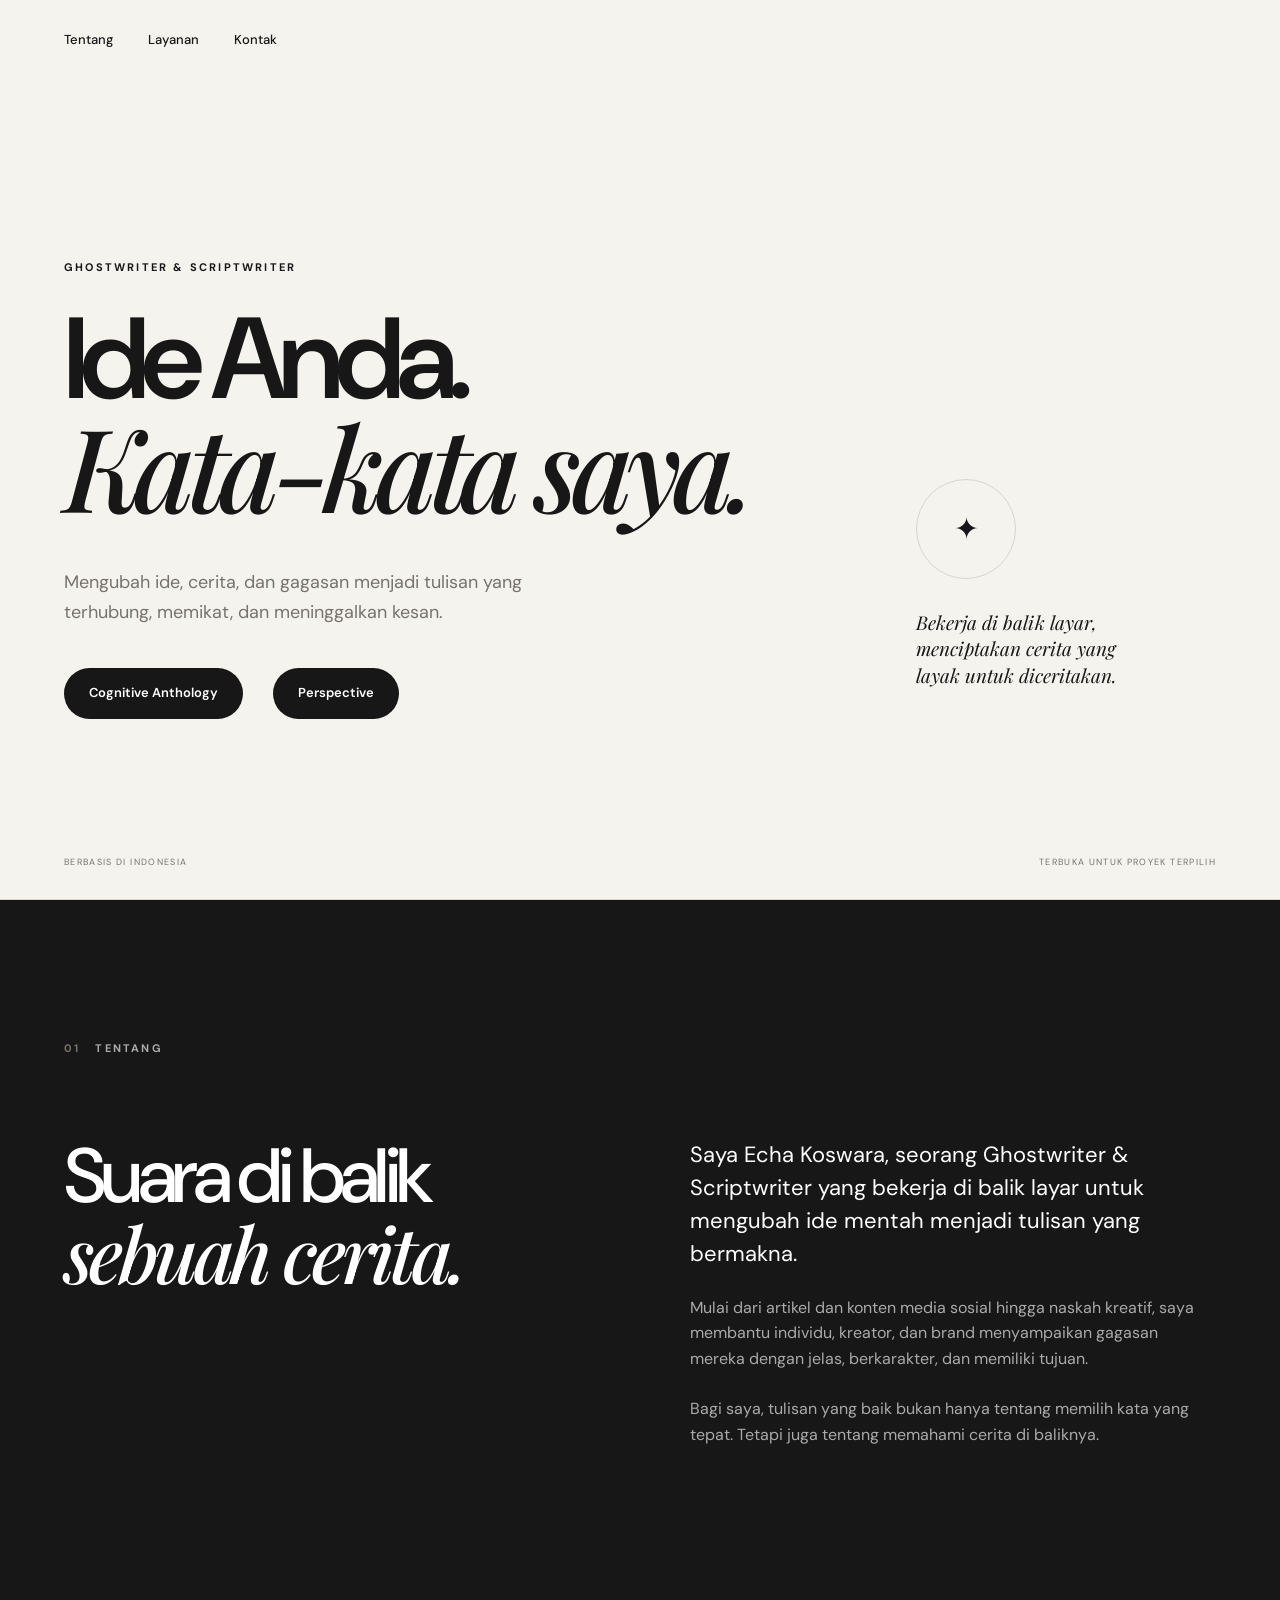
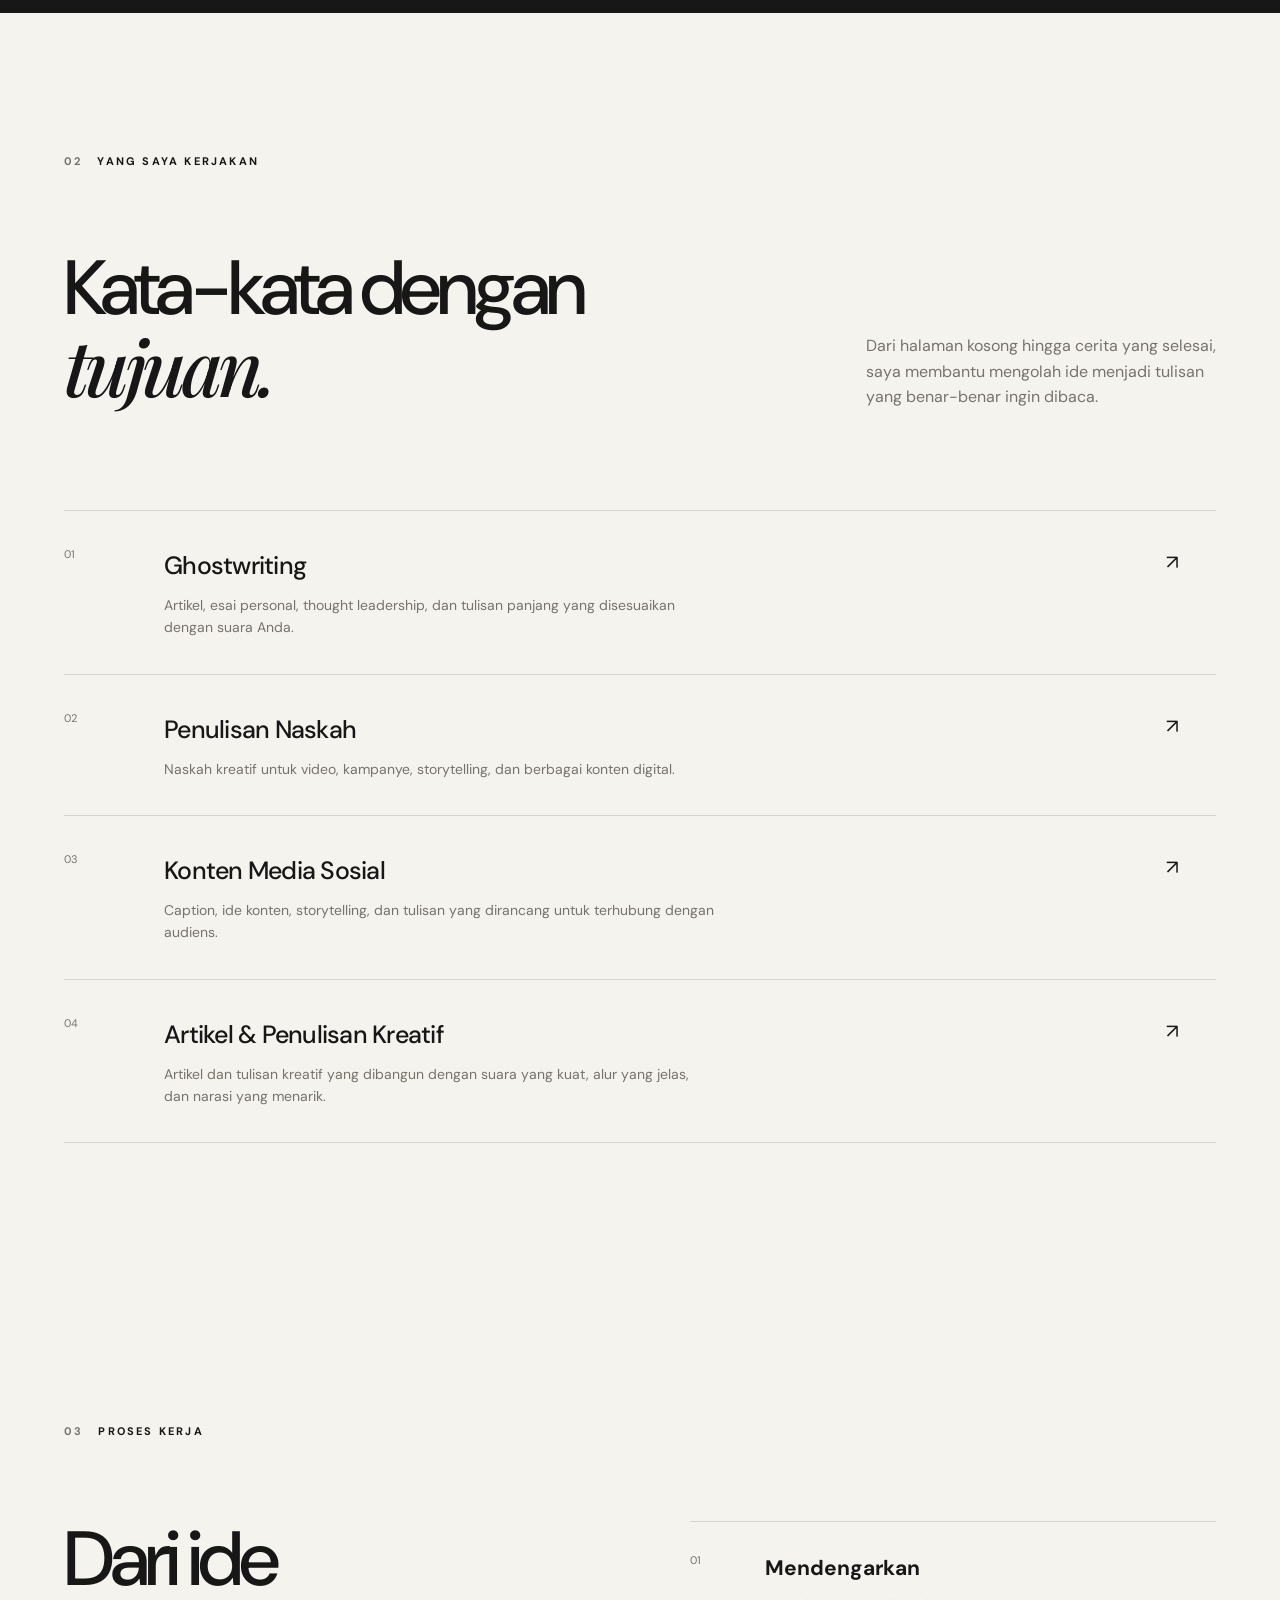
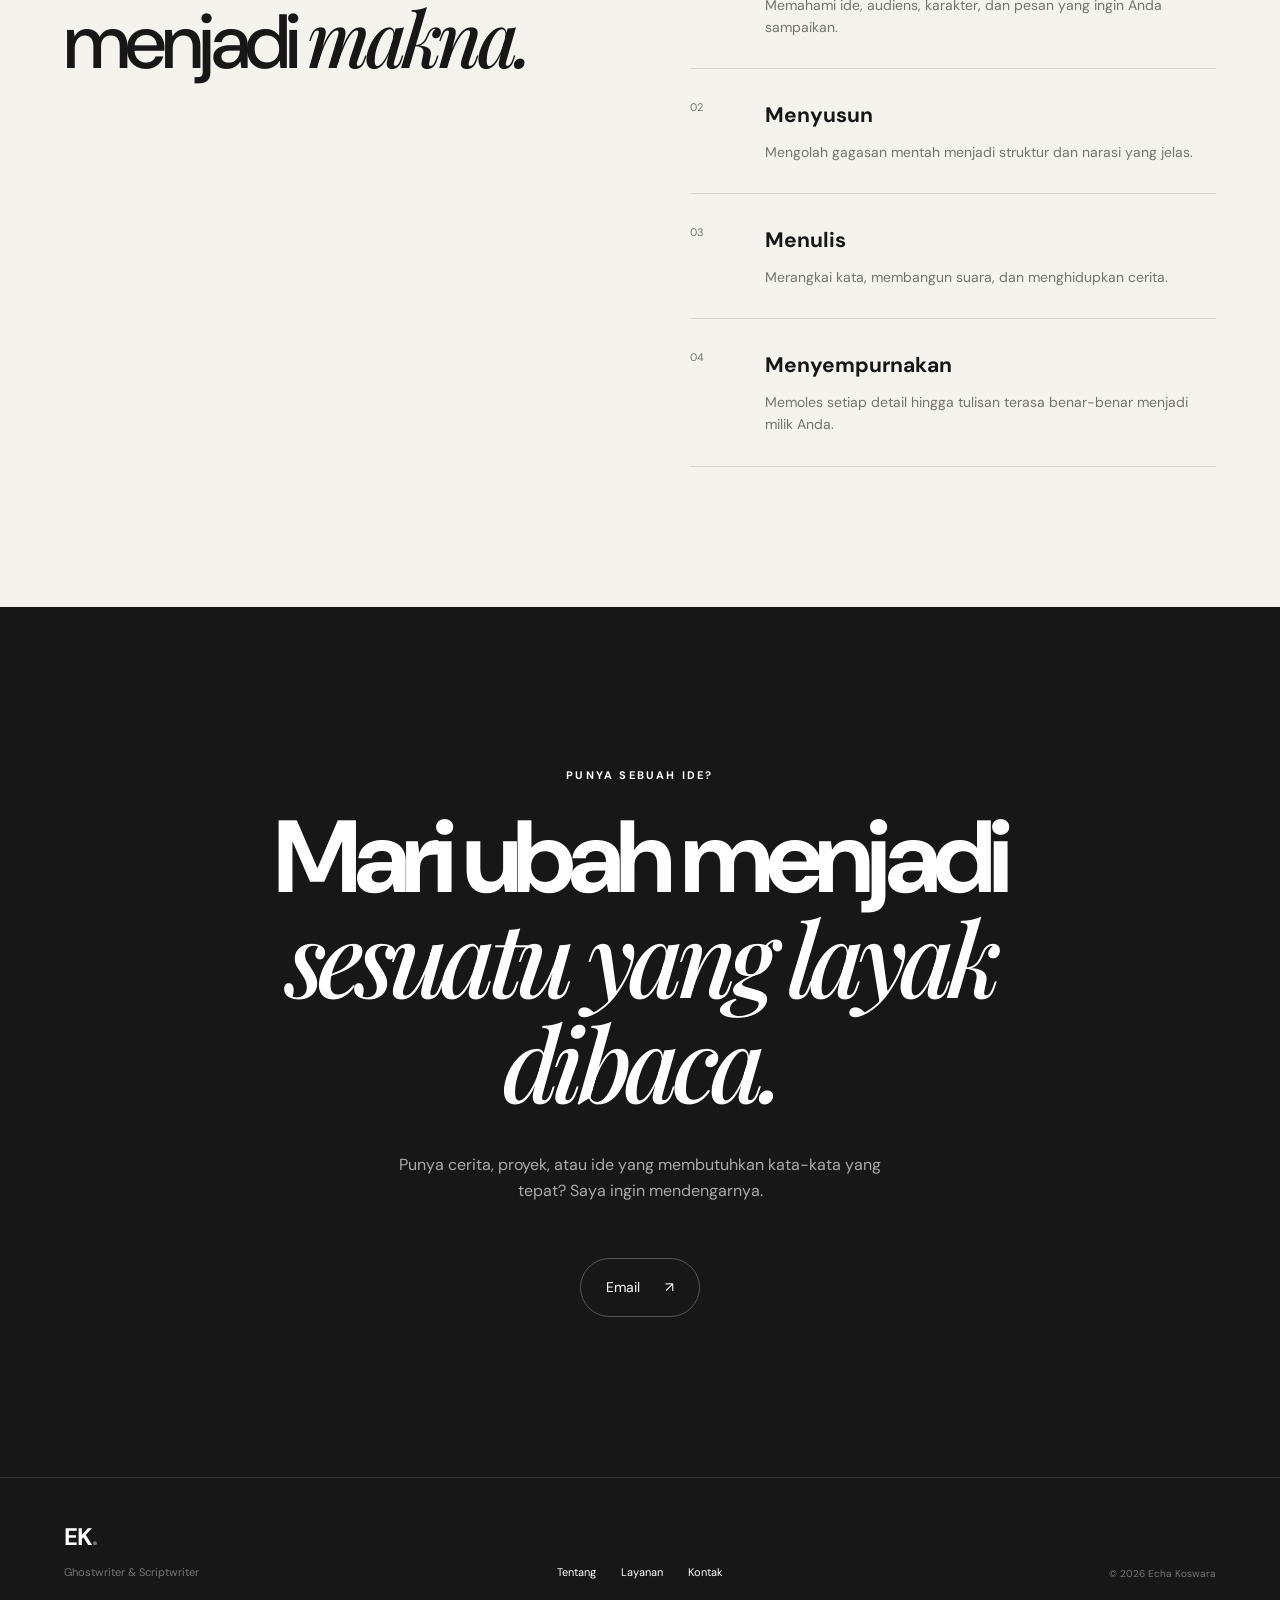
<file: index.html>
<!DOCTYPE html>
<html lang="id">
<head>
    <meta charset="UTF-8">
    <meta name="viewport" content="width=device-width, initial-scale=1.0">
    <meta name="google-site-verification" content="iQ-U7JROlZzHnOO3vIZvN1holtlpdHGsAjuAypx9b2Y" />

    <title>Echa Koswara — Ghostwriter & Scriptwriter</title>
    <meta
        name="description"
        content="Echa Koswara adalah Ghostwriter & Scriptwriter yang mengubah ide menjadi tulisan, cerita, artikel, konten media sosial, dan naskah kreatif."
    >

    <link rel="stylesheet" href="style.css">

    <!-- Google Fonts -->
    <link rel="preconnect" href="https://fonts.googleapis.com">
    <link rel="preconnect" href="https://fonts.gstatic.com" crossorigin>

    <link
        href="https://fonts.googleapis.com/css2?family=DM+Sans:wght@400;500;600;700&family=Playfair+Display:ital,wght@0,500;0,600;1,500;1,600&display=swap"
        rel="stylesheet"
    >

<script type="application/ld+json">
{
  "@context": "https://schema.org",
  "@graph": [
    {
      "@type": "Person",
      "@id": "https://echa-koswara.github.io/#person",
      "name": "Echa Koswara",
      "url": "https://echa-koswara.github.io/",
      "jobTitle": "Ghostwriter & Scriptwriter",
      "description": "Echa Koswara adalah Ghostwriter & Scriptwriter yang mengubah ide, cerita, dan gagasan menjadi tulisan yang terhubung, memikat, dan meninggalkan kesan.",
     
    "sameAs": [
        "https://about.me/echakoswara",
        "https://www.indonesiana.id/profil/50734/echakoswara",
        "https://substack.com/@echakoswara",
        "https://medium.com/@mirrorless.bandung"
      ],
     
    "knowsAbout": [
        "Ghostwriting",
        "Scriptwriting",
        "Penulisan Kreatif",
        "Penulisan Artikel",
        "Konten Media Sosial",
        "Storytelling"
      ]
    },
    {
      "@type": "WebSite",
      "@id": "https://echa-koswara.github.io/#website",
      "url": "https://echa-koswara.github.io/",
      "name": "Echa Koswara — Ghostwriter & Scriptwriter",
      "description": "Portfolio dan profil Echa Koswara, Ghostwriter & Scriptwriter.",
      "publisher": {
        "@id": "https://echa-koswara.github.io/#person"
      },
      "inLanguage": "id-ID"
    },
     {
      "@type": "CreativeWork",
      "headline": "Echa Koswara: Ghostwriter dan Jejak Digital dari Sebuah Gagasan",
      "url": "https://kompasiana.com",
      "author": {
        "@type": "Person",
        "name": "Saiful Halim"
      }
    },
    {
      "@type": "CreativeWork",
      "headline": "Cognitive Anthology Echa Koswara: Pikiran, Bahasa, Persepsi dan Realitas?",
      "url": "https://kompasiana.com",
      "author": {
        "@type": "Person",
        "name": "Gunawan Satyakusuma"
      }
  ]
}
</script>
    
</head>

<body>

    <!-- ================= NAVIGASI ================= -->
    <header class="navbar">
        <div class="container nav-container">

            <nav class="nav-links">
                <a href="#about">Tentang</a>
                <a href="#services">Layanan</a>
                <a href="#contact">Kontak</a>
            </nav>

        </div>
    </header>


    <main>

        <!-- ================= HERO ================= -->
        <section id="home" class="hero">

            <div class="container hero-container">

                <div class="hero-content">

                    <p class="eyebrow">
                        GHOSTWRITER & SCRIPTWRITER
                    </p>

                    <h1>
                        Ide Anda.
                        <br>
                        <em>Kata-kata saya.</em>
                    </h1>

                    <p class="hero-description">
                        Mengubah ide, cerita, dan gagasan menjadi tulisan
                        yang terhubung, memikat, dan meninggalkan kesan.
                    </p>

                    <div class="hero-actions">

                        <a href="/cognitive-anthology/" class="button button-dark">
                            Cognitive Anthology 
                        </a>

                        <a href="/perspective/" class="button button-dark">
                           Perspective 
                        </a>

                    </div>

                </div>


                <div class="hero-side">

                    <div class="hero-mark">
                        <span>✦</span>
                    </div>

                    <p>
                        Bekerja di balik layar,
                        menciptakan cerita yang layak untuk diceritakan.
                    </p>

                </div>

            </div>


            <div class="hero-bottom">

                <span>
                    BERBASIS DI INDONESIA
                </span>

                <span>
                    TERBUKA UNTUK PROYEK TERPILIH
                </span>

            </div>

        </section>


        <!-- ================= TENTANG ================= -->
        <section id="about" class="section about">

            <div class="container">

                <div class="section-label">
                    <span>01</span>
                    TENTANG
                </div>


                <div class="about-grid">

                    <div>

                        <h2>
                            Suara di balik
                            <em>sebuah cerita.</em>
                        </h2>

                    </div>


                    <div class="about-text">

                        <p class="large-text">
                            Saya Echa Koswara, seorang Ghostwriter &
                            Scriptwriter yang bekerja di balik layar
                            untuk mengubah ide mentah menjadi tulisan
                            yang bermakna.
                        </p>

                        <p>
                            Mulai dari artikel dan konten media sosial
                            hingga naskah kreatif, saya membantu individu,
                            kreator, dan brand menyampaikan gagasan mereka
                            dengan jelas, berkarakter, dan memiliki tujuan.
                        </p>

                        <p>
                            Bagi saya, tulisan yang baik bukan hanya
                            tentang memilih kata yang tepat. Tetapi juga
                            tentang memahami cerita di baliknya.
                        </p>

                    </div>

                </div>

            </div>

        </section>


        <!-- ================= LAYANAN ================= -->
        <section id="services" class="section services">

            <div class="container">

                <div class="section-label">
                    <span>02</span>
                    YANG SAYA KERJAKAN
                </div>


                <div class="services-header">

                    <h2>
                        Kata-kata dengan
                        <em>tujuan.</em>
                    </h2>

                    <p>
                        Dari halaman kosong hingga cerita yang selesai,
                        saya membantu mengolah ide menjadi tulisan
                        yang benar-benar ingin dibaca.
                    </p>

                </div>


                <div class="service-list">

                    <!-- SERVICE 01 -->
                    <article class="service-item">

                        <span class="service-number">
                            01
                        </span>

                        <div>

                            <h3>
                                Ghostwriting
                            </h3>

                            <p>
                                Artikel, esai personal, thought leadership,
                                dan tulisan panjang yang disesuaikan
                                dengan suara Anda.
                            </p>

                        </div>

                        <span class="service-arrow">
                            ↗
                        </span>

                    </article>


                    <!-- SERVICE 02 -->
                    <article class="service-item">

                        <span class="service-number">
                            02
                        </span>

                        <div>

                            <h3>
                                Penulisan Naskah
                            </h3>

                            <p>
                                Naskah kreatif untuk video, kampanye,
                                storytelling, dan berbagai konten digital.
                            </p>

                        </div>

                        <span class="service-arrow">
                            ↗
                        </span>

                    </article>


                    <!-- SERVICE 03 -->
                    <article class="service-item">

                        <span class="service-number">
                            03
                        </span>

                        <div>

                            <h3>
                                Konten Media Sosial
                            </h3>

                            <p>
                                Caption, ide konten, storytelling,
                                dan tulisan yang dirancang untuk
                                terhubung dengan audiens.
                            </p>

                        </div>

                        <span class="service-arrow">
                            ↗
                        </span>

                    </article>


                    <!-- SERVICE 04 -->
                    <article class="service-item">

                        <span class="service-number">
                            04
                        </span>

                        <div>

                            <h3>
                                Artikel & Penulisan Kreatif
                            </h3>

                            <p>
                                Artikel dan tulisan kreatif yang
                                dibangun dengan suara yang kuat,
                                alur yang jelas, dan narasi yang menarik.
                            </p>

                        </div>

                        <span class="service-arrow">
                            ↗
                        </span>

                    </article>

                </div>

            </div>

        </section>


        <!-- ================= PROSES ================= -->
        <section class="section process">

            <div class="container">

                <div class="section-label">
                    <span>03</span>
                    PROSES KERJA
                </div>


                <div class="process-grid">

                    <div>

                        <h2>
                            Dari ide
                            <br>
                            menjadi <em>makna.</em>
                        </h2>

                    </div>


                    <div class="process-list">

                        <!-- PROSES 01 -->
                        <div class="process-item">

                            <span>
                                01
                            </span>

                            <div>

                                <h3>
                                    Mendengarkan
                                </h3>

                                <p>
                                    Memahami ide, audiens, karakter,
                                    dan pesan yang ingin Anda sampaikan.
                                </p>

                            </div>

                        </div>


                        <!-- PROSES 02 -->
                        <div class="process-item">

                            <span>
                                02
                            </span>

                            <div>

                                <h3>
                                    Menyusun
                                </h3>

                                <p>
                                    Mengolah gagasan mentah menjadi
                                    struktur dan narasi yang jelas.
                                </p>

                            </div>

                        </div>


                        <!-- PROSES 03 -->
                        <div class="process-item">

                            <span>
                                03
                            </span>

                            <div>

                                <h3>
                                    Menulis
                                </h3>

                                <p>
                                    Merangkai kata, membangun suara,
                                    dan menghidupkan cerita.
                                </p>

                            </div>

                        </div>


                        <!-- PROSES 04 -->
                        <div class="process-item">

                            <span>
                                04
                            </span>

                            <div>

                                <h3>
                                    Menyempurnakan
                                </h3>

                                <p>
                                    Memoles setiap detail hingga tulisan
                                    terasa benar-benar menjadi milik Anda.
                                </p>

                            </div>

                        </div>

                    </div>

                </div>

            </div>

        </section>


        <!-- ================= KONTAK ================= -->
        <section id="contact" class="contact">

            <div class="container contact-container">

                <p class="eyebrow">
                    PUNYA SEBUAH IDE?
                </p>

                <h2>
                    Mari ubah menjadi
                    <br>
                    <em>sesuatu yang layak dibaca.</em>
                </h2>

                <p>
                    Punya cerita, proyek, atau ide yang membutuhkan
                    kata-kata yang tepat? Saya ingin mendengarnya.
                </p>

                <a
                    href="https://mirrorless.bandung@gmail.com"
                    class="contact-button"
                >
                    Email
                    <span>↗</span>
                </a>

            </div>

        </section>

    </main>


    <!-- ================= FOOTER ================= -->
    <footer>

        <div class="container footer-container">

            <div>

                <a href="#home" class="logo">
                    EK<span>.</span>
                </a>

                <p>
                    Ghostwriter & Scriptwriter
                </p>

            </div>


            <div class="footer-links">

                <a href="#about">
                    Tentang
                </a>

                <a href="#services">
                    Layanan
                </a>

                <a href="#contact">
                    Kontak
                </a>

            </div>


            <div class="copyright">
                © 2026 Echa Koswara
            </div>

        </div>

    </footer>

</body>
</html>
</file>
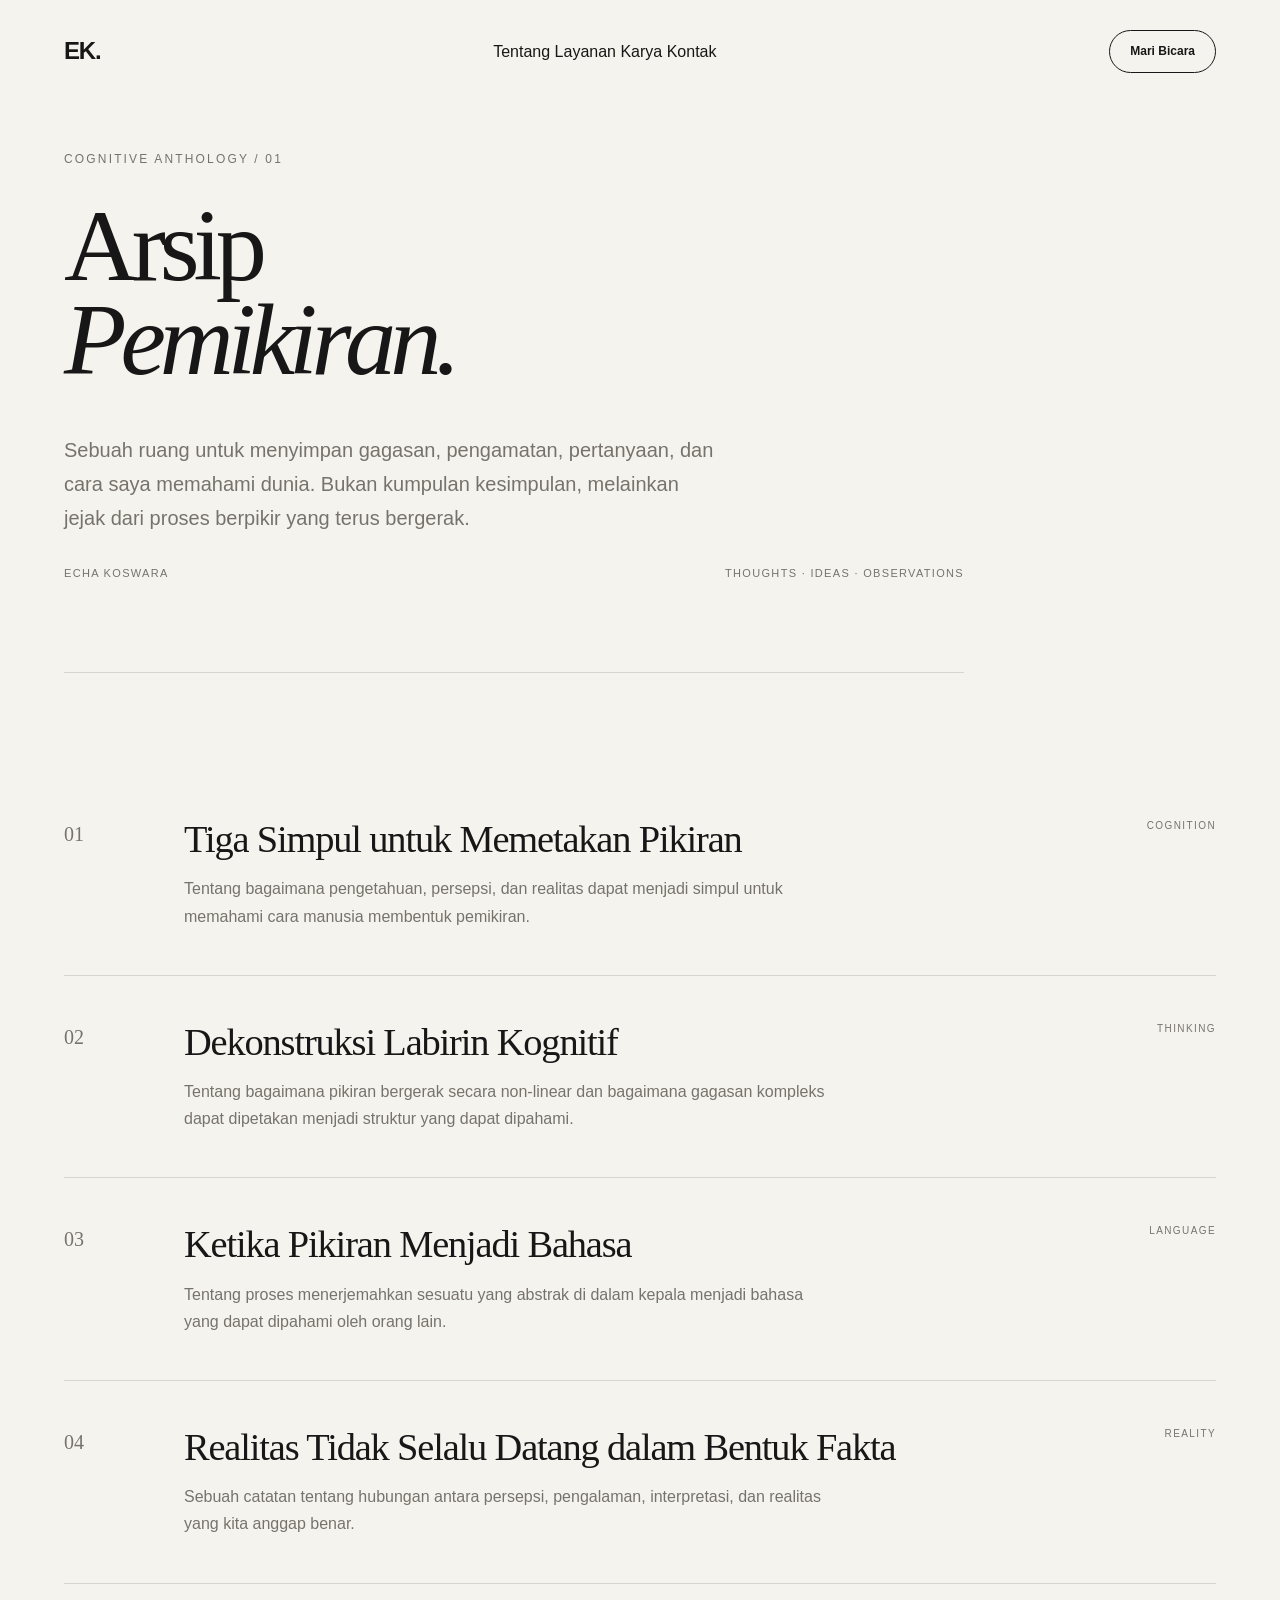
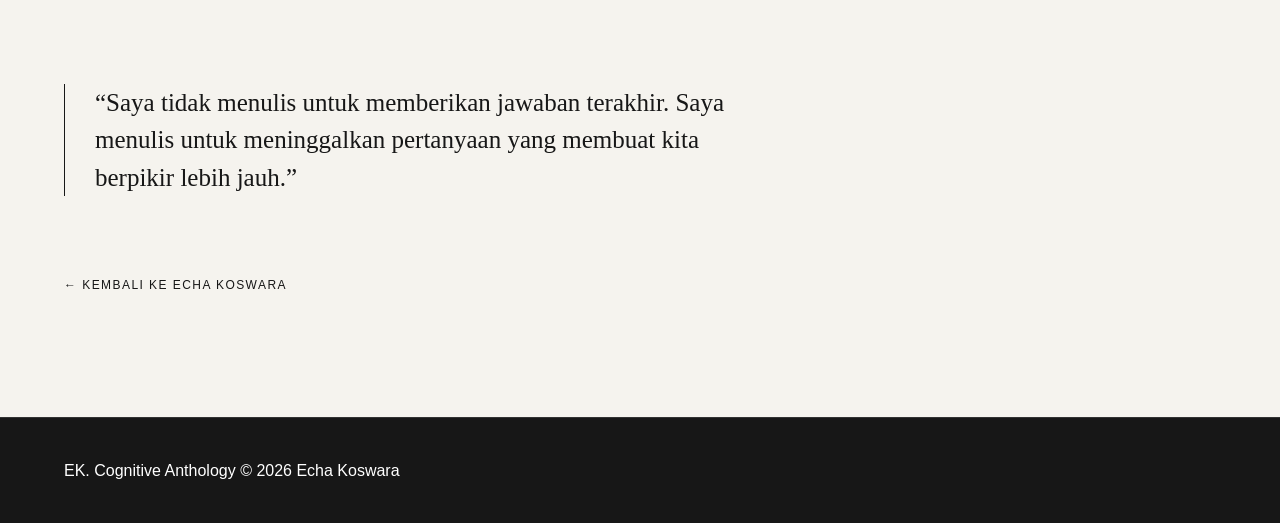
<file: cognitive-anthology/index.html>
<!DOCTYPE html>
<html lang="id">

<head>
    <meta charset="UTF-8">
    <meta name="viewport" content="width=device-width, initial-scale=1.0">

    <title>Cognitive Anthology — Echa Koswara</title>

    <meta
        name="description"
        content="Cognitive Anthology adalah arsip pemikiran Echa Koswara tentang cara manusia berpikir, melihat, memahami, dan memberi makna pada realitas."
    >

    <meta name="author" content="Echa Koswara">
    <link
        rel="canonical"
        href="https://echa-koswara.github.io/cognitive-anthology/"
    >

    <link rel="stylesheet" href="../style.css">
</head>

<body>

<header class="navbar">
    <div class="container nav-container">

        <a href="../index.html" class="logo">EK.</a>

        <nav>
            <a href="../index.html#about">Tentang</a>
            <a href="../index.html#services">Layanan</a>
            <a href="../index.html#work">Karya</a>
            <a href="../index.html#contact">Kontak</a>
        </nav>

        <a href="../index.html#contact" class="nav-button">
            Mari Bicara
        </a>

    </div>
</header>


<main>

    <section class="anthology">

        <div class="container">

            <header class="anthology-header">

                <span class="anthology-label">
                    Cognitive Anthology / 01
                </span>

                <h1 class="anthology-title">
                    Arsip<br>
                    <em>Pemikiran.</em>
                </h1>

                <p class="anthology-intro">
                    Sebuah ruang untuk menyimpan gagasan, pengamatan,
                    pertanyaan, dan cara saya memahami dunia.
                    Bukan kumpulan kesimpulan, melainkan jejak dari
                    proses berpikir yang terus bergerak.
                </p>

                <div class="anthology-meta">
                    <span>Echa Koswara</span>
                    <span>Thoughts · Ideas · Observations</span>
                </div>

            </header>


          <section class="thoughts">

    <a href="./tiga-simpul/" class="thought">

        <span class="thought-number">01</span>

        <div class="thought-content">

            <h2>
                Tiga Simpul untuk Memetakan Pikiran
            </h2>

            <p>
                Tentang bagaimana pengetahuan, persepsi,
                dan realitas dapat menjadi simpul untuk
                memahami cara manusia membentuk pemikiran.
            </p>

        </div>

        <span class="thought-category">
            Cognition
        </span>

    </a>


    <a href="./dekonstruksi-labirin-kognitif/" class="thought">

        <span class="thought-number">02</span>

        <div class="thought-content">

            <h2>
                Dekonstruksi Labirin Kognitif
            </h2>

            <p>
                Tentang bagaimana pikiran bergerak secara
                non-linear dan bagaimana gagasan kompleks
                dapat dipetakan menjadi struktur yang dapat dipahami.
            </p>

        </div>

        <span class="thought-category">
            Thinking
        </span>

    </a>


    <a href="./ketika-pikiran-menjadi-bahasa/" class="thought">

        <span class="thought-number">03</span>

        <div class="thought-content">

            <h2>
                Ketika Pikiran Menjadi Bahasa
            </h2>

            <p>
                Tentang proses menerjemahkan sesuatu yang
                abstrak di dalam kepala menjadi bahasa yang
                dapat dipahami oleh orang lain.
            </p>

        </div>

        <span class="thought-category">
            Language
        </span>

    </a>


    <a href="./realitas-dan-persepsi/" class="thought">

        <span class="thought-number">04</span>

        <div class="thought-content">

            <h2>
                Realitas Tidak Selalu Datang dalam Bentuk Fakta
            </h2>

            <p>
                Sebuah catatan tentang hubungan antara
                persepsi, pengalaman, interpretasi, dan
                realitas yang kita anggap benar.
            </p>

        </div>

        <span class="thought-category">
            Reality
        </span>

    </a>

</section>

            <div class="anthology-note">

                <p>
                    “Saya tidak menulis untuk memberikan jawaban
                    terakhir. Saya menulis untuk meninggalkan
                    pertanyaan yang membuat kita berpikir lebih jauh.”
                </p>

            </div>


            <a href="../index.html" class="back-home">
                ← Kembali ke Echa Koswara
            </a>

        </div>

    </section>

</main>


<footer class="footer">

    <div class="container">

        <div class="footer-inner">

            <span>EK.</span>
            <span>Cognitive Anthology</span>
            <span>© 2026 Echa Koswara</span>

        </div>

    </div>

</footer>

</body>
</html>
</file>
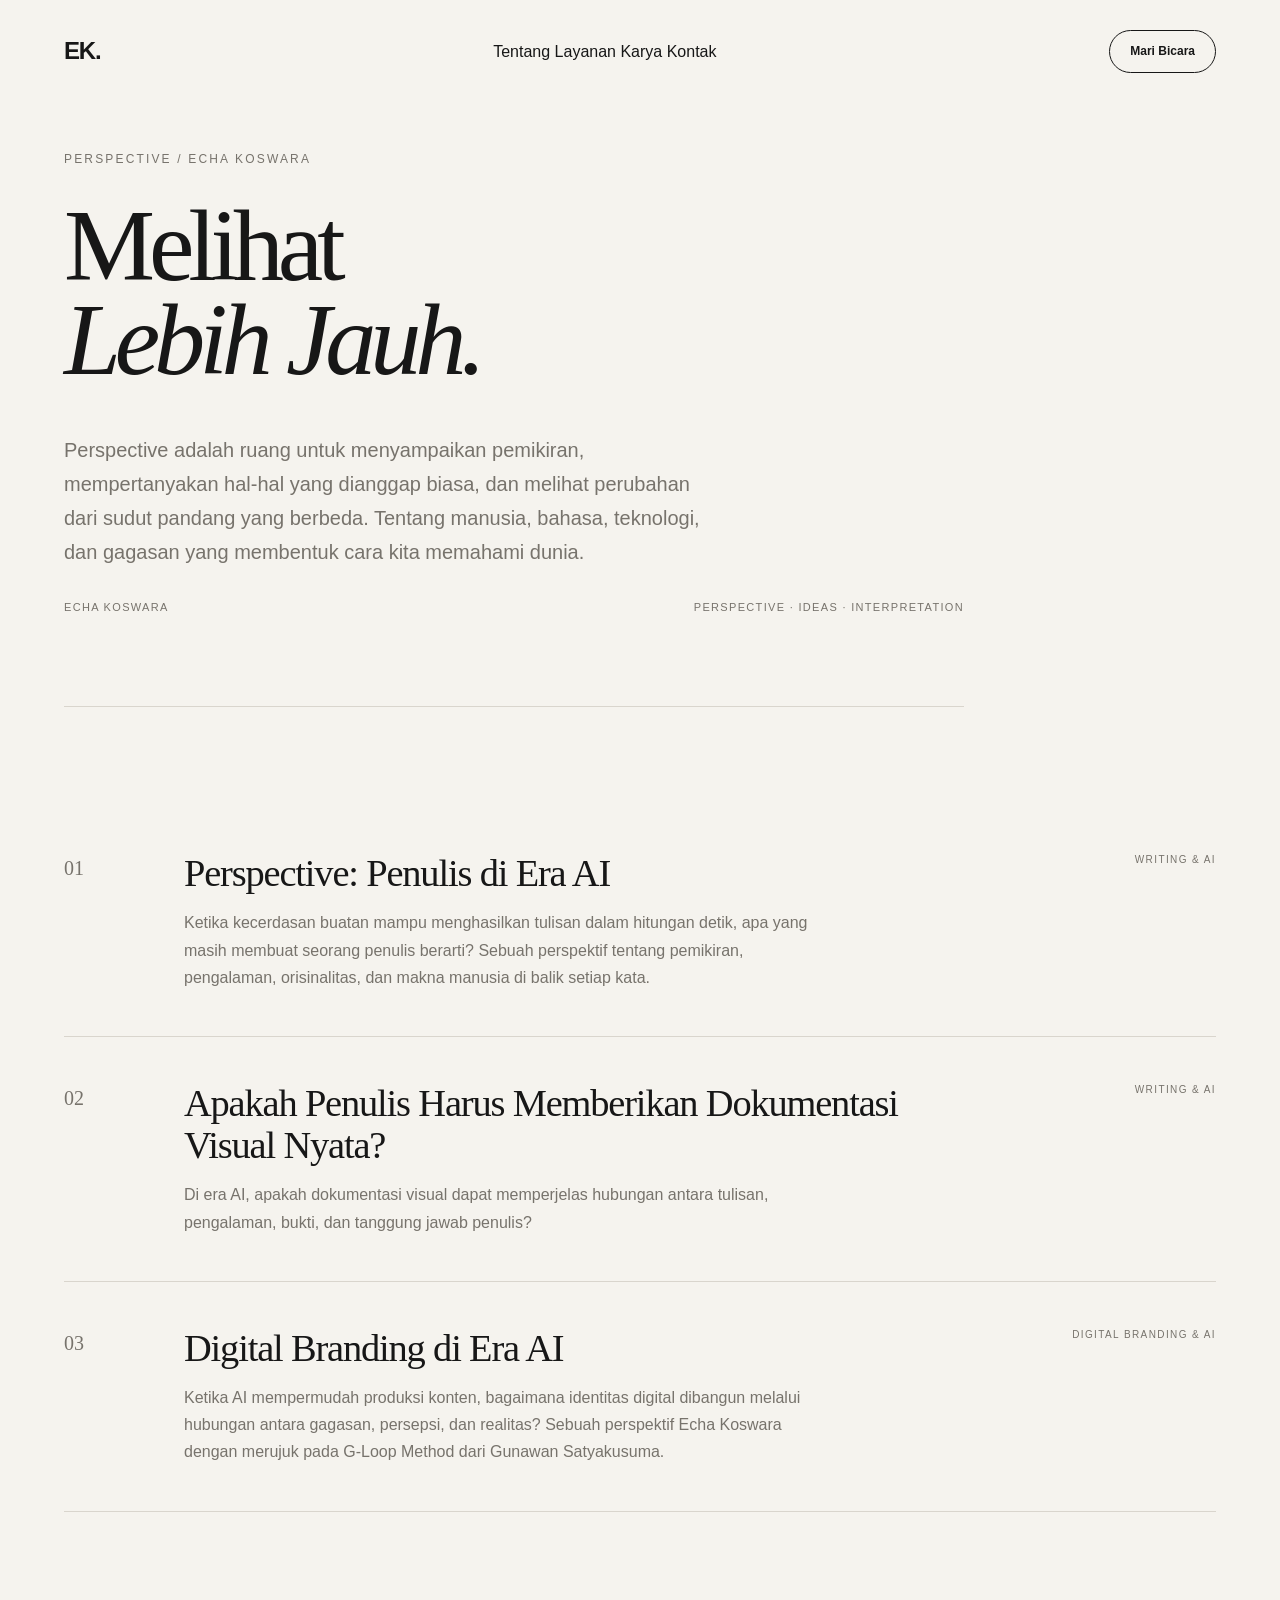
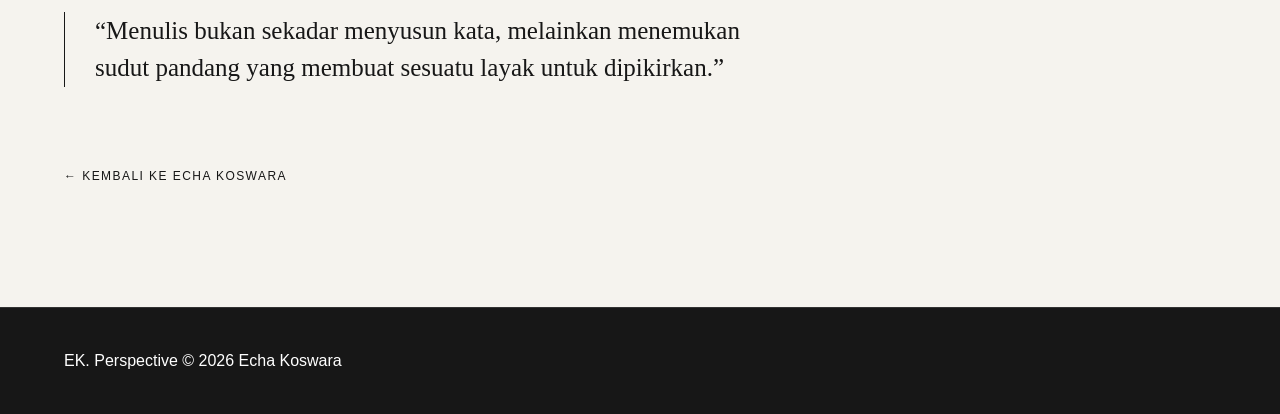
<file: perspective/index.html>
<!DOCTYPE html>
<html lang="id">

<head>
    <meta charset="UTF-8">
    <meta name="viewport" content="width=device-width, initial-scale=1.0">

    <title>Perspective — Echa Koswara</title>

    <meta
        name="description"
        content="Perspective oleh Echa Koswara: kumpulan pemikiran tentang penulis, bahasa, teknologi, kecerdasan buatan, dan cara manusia memahami dunia."
    >

    <meta name="author" content="Echa Koswara">
    <meta name="robots" content="index, follow">

    <link
        rel="canonical"
        href="https://echa-koswara.github.io/perspective/"
    >

    <link rel="stylesheet" href="../style.css">
</head>

<body>

<!-- ==========================================
     NAVBAR
     ========================================== -->

<header class="navbar">

    <div class="container nav-container">

        <a href="../index.html" class="logo">EK.</a>

        <nav>
            <a href="../index.html#about">Tentang</a>
            <a href="../index.html#services">Layanan</a>
            <a href="../index.html#work">Karya</a>
            <a href="../index.html#contact">Kontak</a>
        </nav>

        <a href="../index.html#contact" class="nav-button">
            Mari Bicara
        </a>

    </div>

</header>


<!-- ==========================================
     KONTEN UTAMA
     ========================================== -->

<main>

    <section class="anthology">

        <div class="container">


            <!-- ==================================
                 HEADER PERSPECTIVE
                 ================================== -->

            <header class="anthology-header">

                <span class="anthology-label">
                    Perspective / Echa Koswara
                </span>

                <h1 class="anthology-title">
                    Melihat<br>
                    <em>Lebih Jauh.</em>
                </h1>

                <p class="anthology-intro">
                    Perspective adalah ruang untuk menyampaikan
                    pemikiran, mempertanyakan hal-hal yang dianggap
                    biasa, dan melihat perubahan dari sudut pandang
                    yang berbeda.

                    Tentang manusia, bahasa, teknologi, dan gagasan
                    yang membentuk cara kita memahami dunia.
                </p>

                <div class="anthology-meta">

                    <span>Echa Koswara</span>

                    <span>
                        Perspective · Ideas · Interpretation
                    </span>

                </div>

            </header>

            <section class="thoughts">

<!-- ==================================
                     PERSPECTIVE 01
================================== -->

                <a
                    href="./penulis-di-era-ai/"
                    class="thought"
                >

                    <span class="thought-number">
                        01
                    </span>

                    <div class="thought-content">

                        <h2>
                            Perspective: Penulis di Era AI
                        </h2>

                        <p>
                            Ketika kecerdasan buatan mampu
                            menghasilkan tulisan dalam hitungan
                            detik, apa yang masih membuat seorang
                            penulis berarti? Sebuah perspektif
                            tentang pemikiran, pengalaman,
                            orisinalitas, dan makna manusia
                            di balik setiap kata.
                        </p>

                    </div>

                    <span class="thought-category">
                        Writing & AI
                    </span>

                </a>
                


<!-- PERSPECTIVE 02 -->

<a
    href="./dokumentasi-visual-penulis/"
    class="thought"
>

    <span class="thought-number">02</span>

    <div class="thought-content">

        <h2>
            Apakah Penulis Harus Memberikan Dokumentasi Visual Nyata?
        </h2>

        <p>
            Di era AI, apakah dokumentasi visual dapat
            memperjelas hubungan antara tulisan,
            pengalaman, bukti, dan tanggung jawab penulis?
        </p>

    </div>

    <span class="thought-category">
        Writing & AI
    </span>

</a>

<!-- PERSPECTIVE 03 -->

<a
    href="./digital-branding-era-ai/"
    class="thought"
>

    <span class="thought-number">03</span>

    <div class="thought-content">

        <h2>
            Digital Branding di Era AI
        </h2>

        <p>
            Ketika AI mempermudah produksi konten,
            bagaimana identitas digital dibangun melalui
            hubungan antara gagasan, persepsi, dan realitas?
            Sebuah perspektif Echa Koswara dengan merujuk
            pada G-Loop Method dari Gunawan Satyakusuma.
        </p>

    </div>

    <span class="thought-category">
        Digital Branding & AI
    </span>

</a>
                
                                
            </section>


            <!-- ==================================
                 KUTIPAN PENUTUP
                 ================================== -->

            <div class="anthology-note">

                <p>
                    “Menulis bukan sekadar menyusun kata,
                    melainkan menemukan sudut pandang yang
                    membuat sesuatu layak untuk dipikirkan.”
                </p>

            </div>


            <!-- ==================================
                 KEMBALI KE HALAMAN UTAMA
                 ================================== -->

            <a
                href="../index.html"
                class="back-home"
            >
                ← Kembali ke Echa Koswara
            </a>


        </div>

    </section>

</main>


<!-- ==========================================
     FOOTER
     ========================================== -->

<footer class="footer">

    <div class="container">

        <div class="footer-inner">

            <span>EK.</span>

            <span>Perspective</span>

            <span>
                © 2026 Echa Koswara
            </span>

        </div>

    </div>

</footer>

</body>

</html>

</footer>

</body>
</html>
</file>
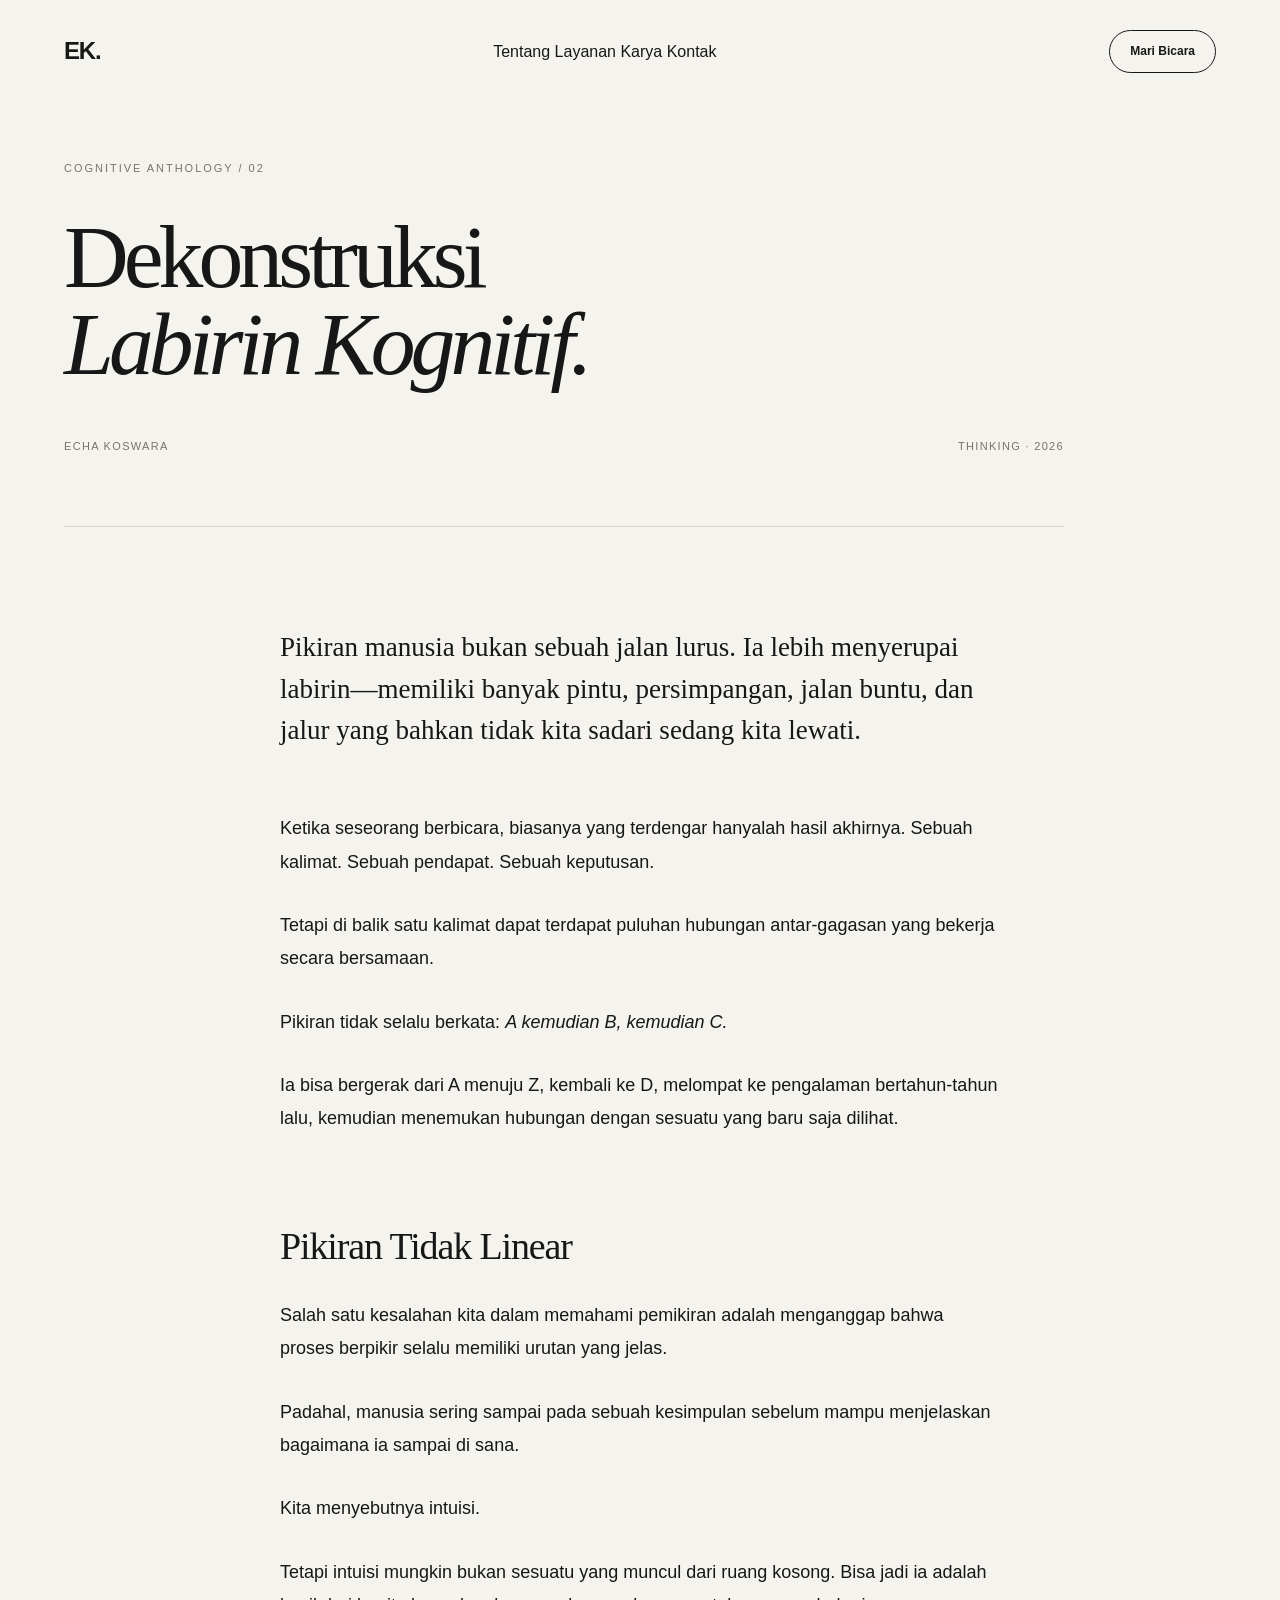
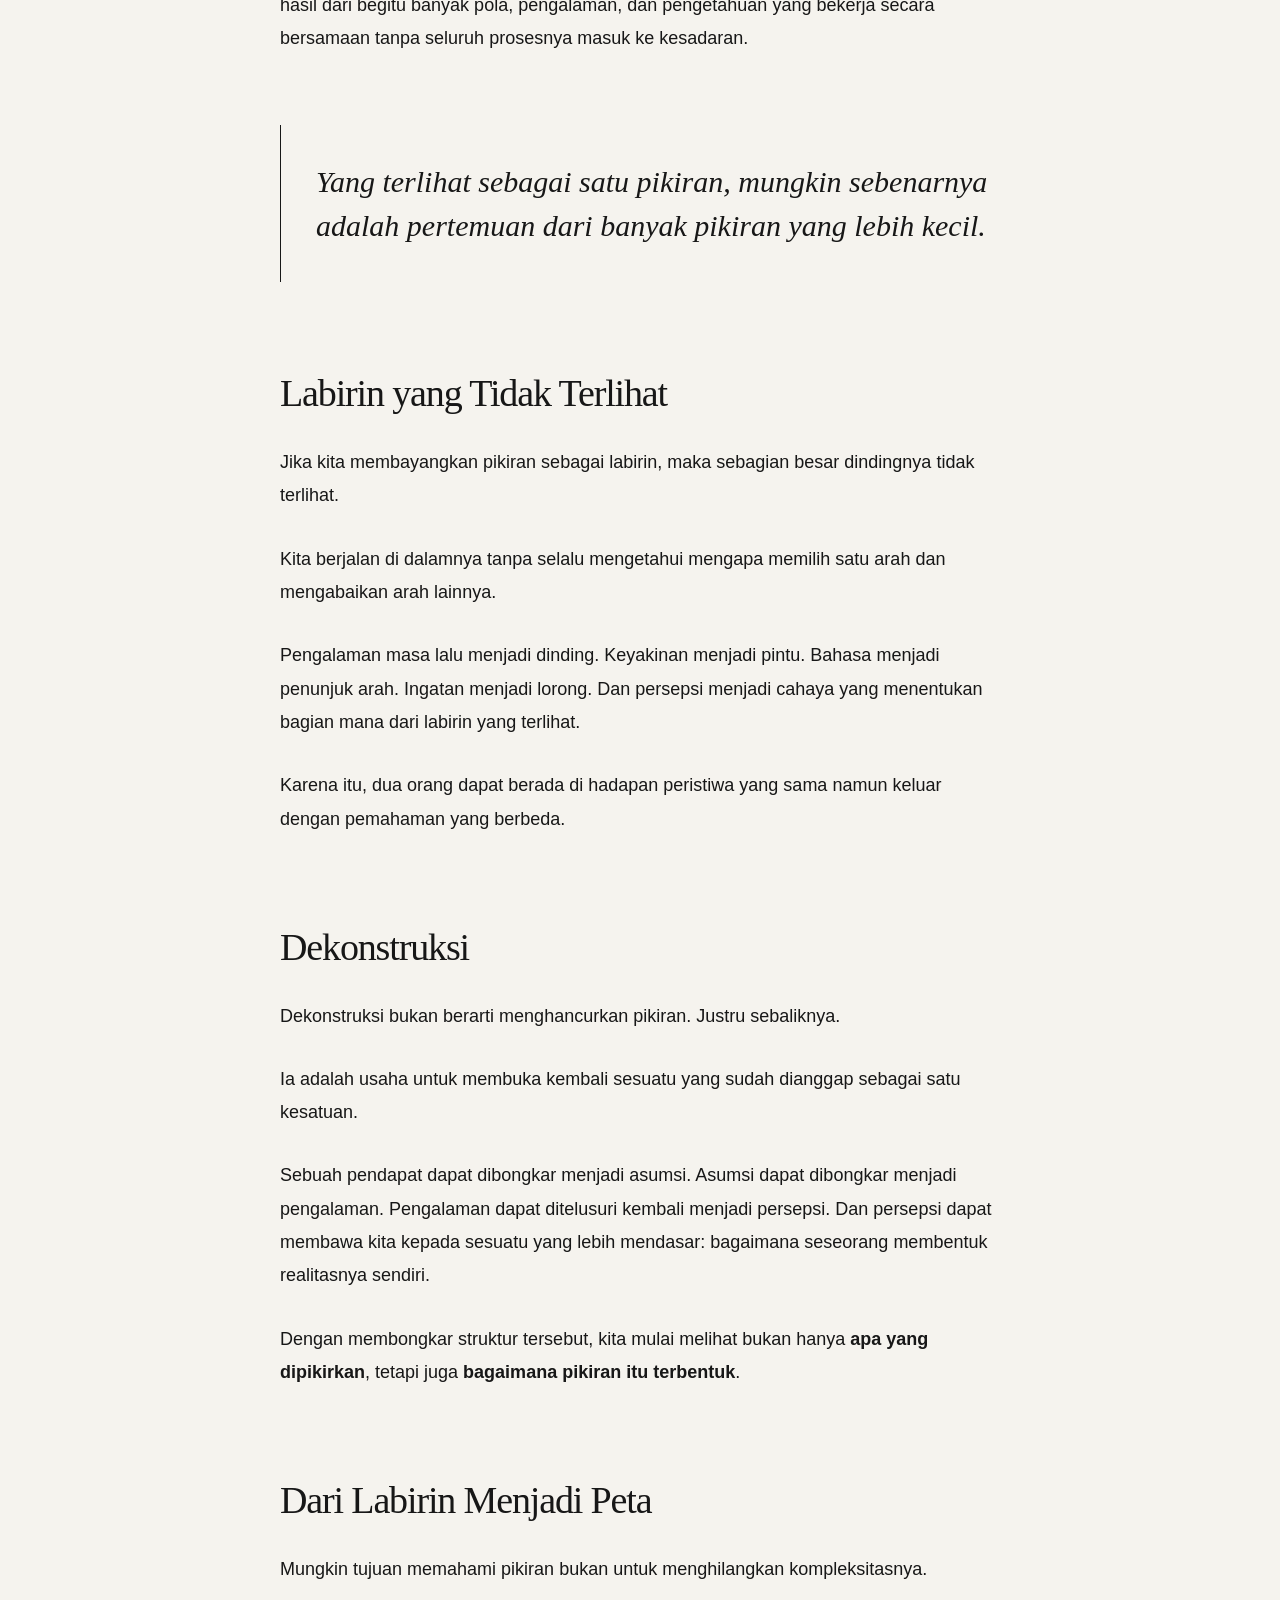
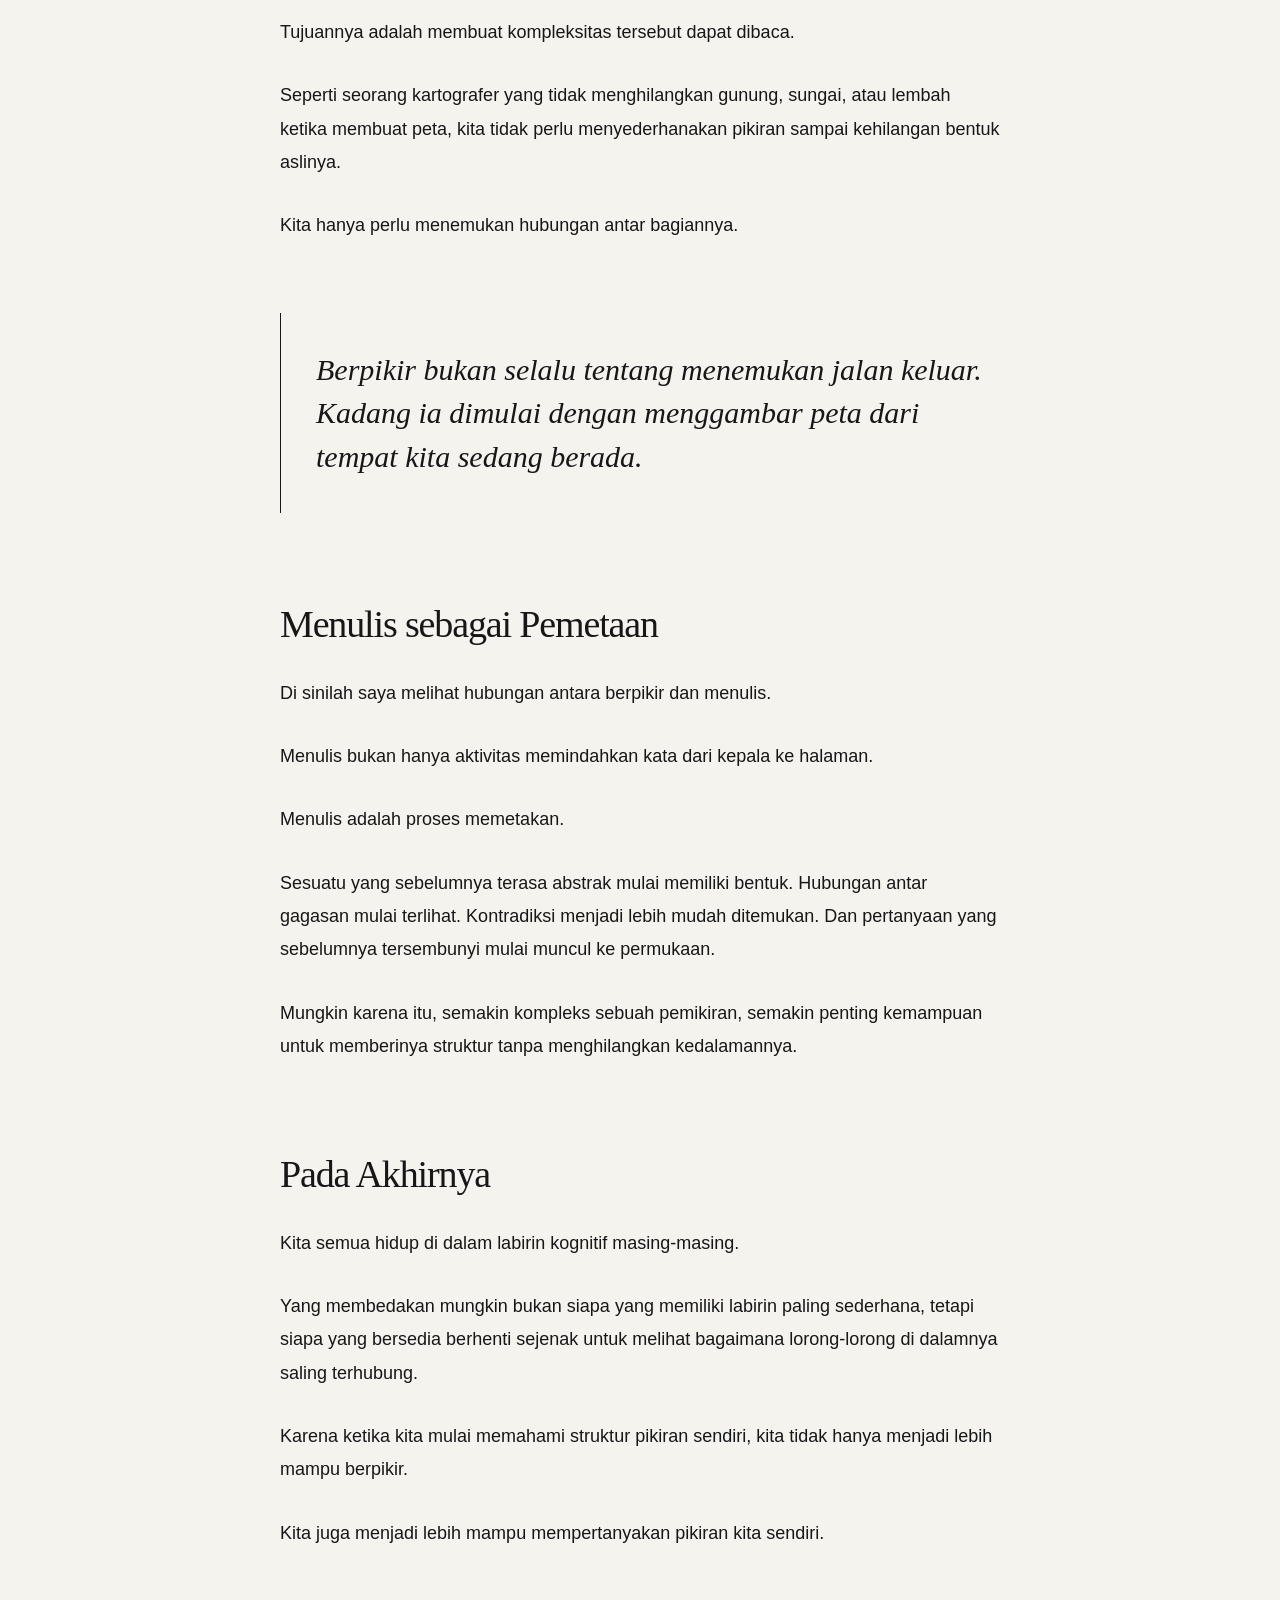
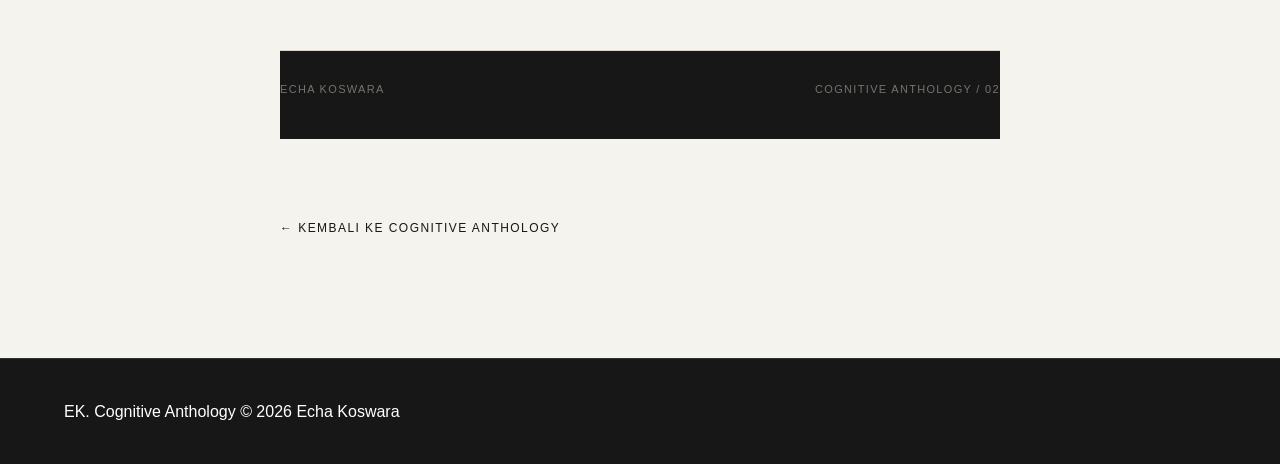
<file: cognitive-anthology/dekonstruksi-labirin-kognitif/index.html>
<!DOCTYPE html>
<html lang="id">

<head>
    <meta charset="UTF-8">
    <meta name="viewport" content="width=device-width, initial-scale=1.0">

    <title>Dekonstruksi Labirin Kognitif — Echa Koswara</title>

    <meta
        name="description"
        content="Dekonstruksi Labirin Kognitif — pemikiran Echa Koswara tentang bagaimana pikiran manusia bergerak secara non-linear dan bagaimana gagasan kompleks dapat dipetakan."
    >

    <meta name="author" content="Echa Koswara">

    <link
        rel="canonical"
        href="https://echa-koswara.github.io/cognitive-anthology/dekonstruksi-labirin-kognitif/"
    >

    <link rel="stylesheet" href="../../style.css">
</head>

<body>

<header class="navbar">

    <div class="container nav-container">

        <a href="../../index.html" class="logo">
            EK.
        </a>

        <nav>
            <a href="../../index.html#about">Tentang</a>
            <a href="../../index.html#services">Layanan</a>
            <a href="../../index.html#work">Karya</a>
            <a href="../../index.html#contact">Kontak</a>
        </nav>

        <a
            href="../../index.html#contact"
            class="nav-button"
        >
            Mari Bicara
        </a>

    </div>

</header>


<main>

<article class="thought-article">

<div class="container">

<header class="thought-article-header">

    <span class="thought-article-label">
        Cognitive Anthology / 02
    </span>

    <h1>
        Dekonstruksi<br>
        <em>Labirin Kognitif.</em>
    </h1>

    <div class="thought-article-meta">

        <span>
            Echa Koswara
        </span>

        <span>
            Thinking · 2026
        </span>

    </div>

</header>


<div class="thought-article-body">

    <p class="lead">
        Pikiran manusia bukan sebuah jalan lurus. Ia lebih menyerupai
        labirin—memiliki banyak pintu, persimpangan, jalan buntu,
        dan jalur yang bahkan tidak kita sadari sedang kita lewati.
    </p>


    <p>
        Ketika seseorang berbicara, biasanya yang terdengar hanyalah
        hasil akhirnya. Sebuah kalimat. Sebuah pendapat. Sebuah keputusan.
    </p>

    <p>
        Tetapi di balik satu kalimat dapat terdapat puluhan hubungan
        antar-gagasan yang bekerja secara bersamaan.
    </p>

    <p>
        Pikiran tidak selalu berkata:
        <em>A kemudian B, kemudian C.</em>
    </p>

    <p>
        Ia bisa bergerak dari A menuju Z, kembali ke D, melompat ke
        pengalaman bertahun-tahun lalu, kemudian menemukan hubungan
        dengan sesuatu yang baru saja dilihat.
    </p>


    <h2>
        Pikiran Tidak Linear
    </h2>

    <p>
        Salah satu kesalahan kita dalam memahami pemikiran adalah
        menganggap bahwa proses berpikir selalu memiliki urutan yang
        jelas.
    </p>

    <p>
        Padahal, manusia sering sampai pada sebuah kesimpulan sebelum
        mampu menjelaskan bagaimana ia sampai di sana.
    </p>

    <p>
        Kita menyebutnya intuisi.
    </p>

    <p>
        Tetapi intuisi mungkin bukan sesuatu yang muncul dari ruang
        kosong. Bisa jadi ia adalah hasil dari begitu banyak pola,
        pengalaman, dan pengetahuan yang bekerja secara bersamaan
        tanpa seluruh prosesnya masuk ke kesadaran.
    </p>


    <blockquote>
        Yang terlihat sebagai satu pikiran,
        mungkin sebenarnya adalah pertemuan dari
        banyak pikiran yang lebih kecil.
    </blockquote>


    <h2>
        Labirin yang Tidak Terlihat
    </h2>

    <p>
        Jika kita membayangkan pikiran sebagai labirin, maka sebagian
        besar dindingnya tidak terlihat.
    </p>

    <p>
        Kita berjalan di dalamnya tanpa selalu mengetahui mengapa
        memilih satu arah dan mengabaikan arah lainnya.
    </p>

    <p>
        Pengalaman masa lalu menjadi dinding.
        Keyakinan menjadi pintu.
        Bahasa menjadi penunjuk arah.
        Ingatan menjadi lorong.
        Dan persepsi menjadi cahaya yang menentukan bagian mana
        dari labirin yang terlihat.
    </p>

    <p>
        Karena itu, dua orang dapat berada di hadapan peristiwa yang
        sama namun keluar dengan pemahaman yang berbeda.
    </p>


    <h2>
        Dekonstruksi
    </h2>

    <p>
        Dekonstruksi bukan berarti menghancurkan pikiran.
        Justru sebaliknya.
    </p>

    <p>
        Ia adalah usaha untuk membuka kembali sesuatu yang sudah
        dianggap sebagai satu kesatuan.
    </p>

    <p>
        Sebuah pendapat dapat dibongkar menjadi asumsi.
        Asumsi dapat dibongkar menjadi pengalaman.
        Pengalaman dapat ditelusuri kembali menjadi persepsi.
        Dan persepsi dapat membawa kita kepada sesuatu yang lebih
        mendasar: bagaimana seseorang membentuk realitasnya sendiri.
    </p>

    <p>
        Dengan membongkar struktur tersebut, kita mulai melihat
        bukan hanya <strong>apa yang dipikirkan</strong>, tetapi juga
        <strong>bagaimana pikiran itu terbentuk</strong>.
    </p>


    <h2>
        Dari Labirin Menjadi Peta
    </h2>

    <p>
        Mungkin tujuan memahami pikiran bukan untuk menghilangkan
        kompleksitasnya.
    </p>

    <p>
        Tujuannya adalah membuat kompleksitas tersebut dapat dibaca.
    </p>

    <p>
        Seperti seorang kartografer yang tidak menghilangkan gunung,
        sungai, atau lembah ketika membuat peta, kita tidak perlu
        menyederhanakan pikiran sampai kehilangan bentuk aslinya.
    </p>

    <p>
        Kita hanya perlu menemukan hubungan antar bagiannya.
    </p>


    <blockquote>
        Berpikir bukan selalu tentang menemukan jalan keluar.
        Kadang ia dimulai dengan menggambar peta
        dari tempat kita sedang berada.
    </blockquote>


    <h2>
        Menulis sebagai Pemetaan
    </h2>

    <p>
        Di sinilah saya melihat hubungan antara berpikir dan menulis.
    </p>

    <p>
        Menulis bukan hanya aktivitas memindahkan kata dari kepala
        ke halaman.
    </p>

    <p>
        Menulis adalah proses memetakan.
    </p>

    <p>
        Sesuatu yang sebelumnya terasa abstrak mulai memiliki bentuk.
        Hubungan antar gagasan mulai terlihat.
        Kontradiksi menjadi lebih mudah ditemukan.
        Dan pertanyaan yang sebelumnya tersembunyi mulai muncul
        ke permukaan.
    </p>

    <p>
        Mungkin karena itu, semakin kompleks sebuah pemikiran,
        semakin penting kemampuan untuk memberinya struktur tanpa
        menghilangkan kedalamannya.
    </p>


    <h2>
        Pada Akhirnya
    </h2>

    <p>
        Kita semua hidup di dalam labirin kognitif masing-masing.
    </p>

    <p>
        Yang membedakan mungkin bukan siapa yang memiliki labirin
        paling sederhana, tetapi siapa yang bersedia berhenti sejenak
        untuk melihat bagaimana lorong-lorong di dalamnya saling
        terhubung.
    </p>

    <p>
        Karena ketika kita mulai memahami struktur pikiran sendiri,
        kita tidak hanya menjadi lebih mampu berpikir.
    </p>

    <p>
        Kita juga menjadi lebih mampu mempertanyakan pikiran kita
        sendiri.
    </p>


    <footer class="thought-article-footer">

        <span>
            Echa Koswara
        </span>

        <span>
            Cognitive Anthology / 02
        </span>

    </footer>

</div>


<a
    href="../"
    class="back-to-anthology"
>
    ← Kembali ke Cognitive Anthology
</a>

</div>

</article>

</main>


<footer class="footer">

<div class="container">

    <div class="footer-inner">

        <span>EK.</span>

        <span>
            Cognitive Anthology
        </span>

        <span>
            © 2026 Echa Koswara
        </span>

    </div>

</div>

</footer>

</body>

</html>
</file>
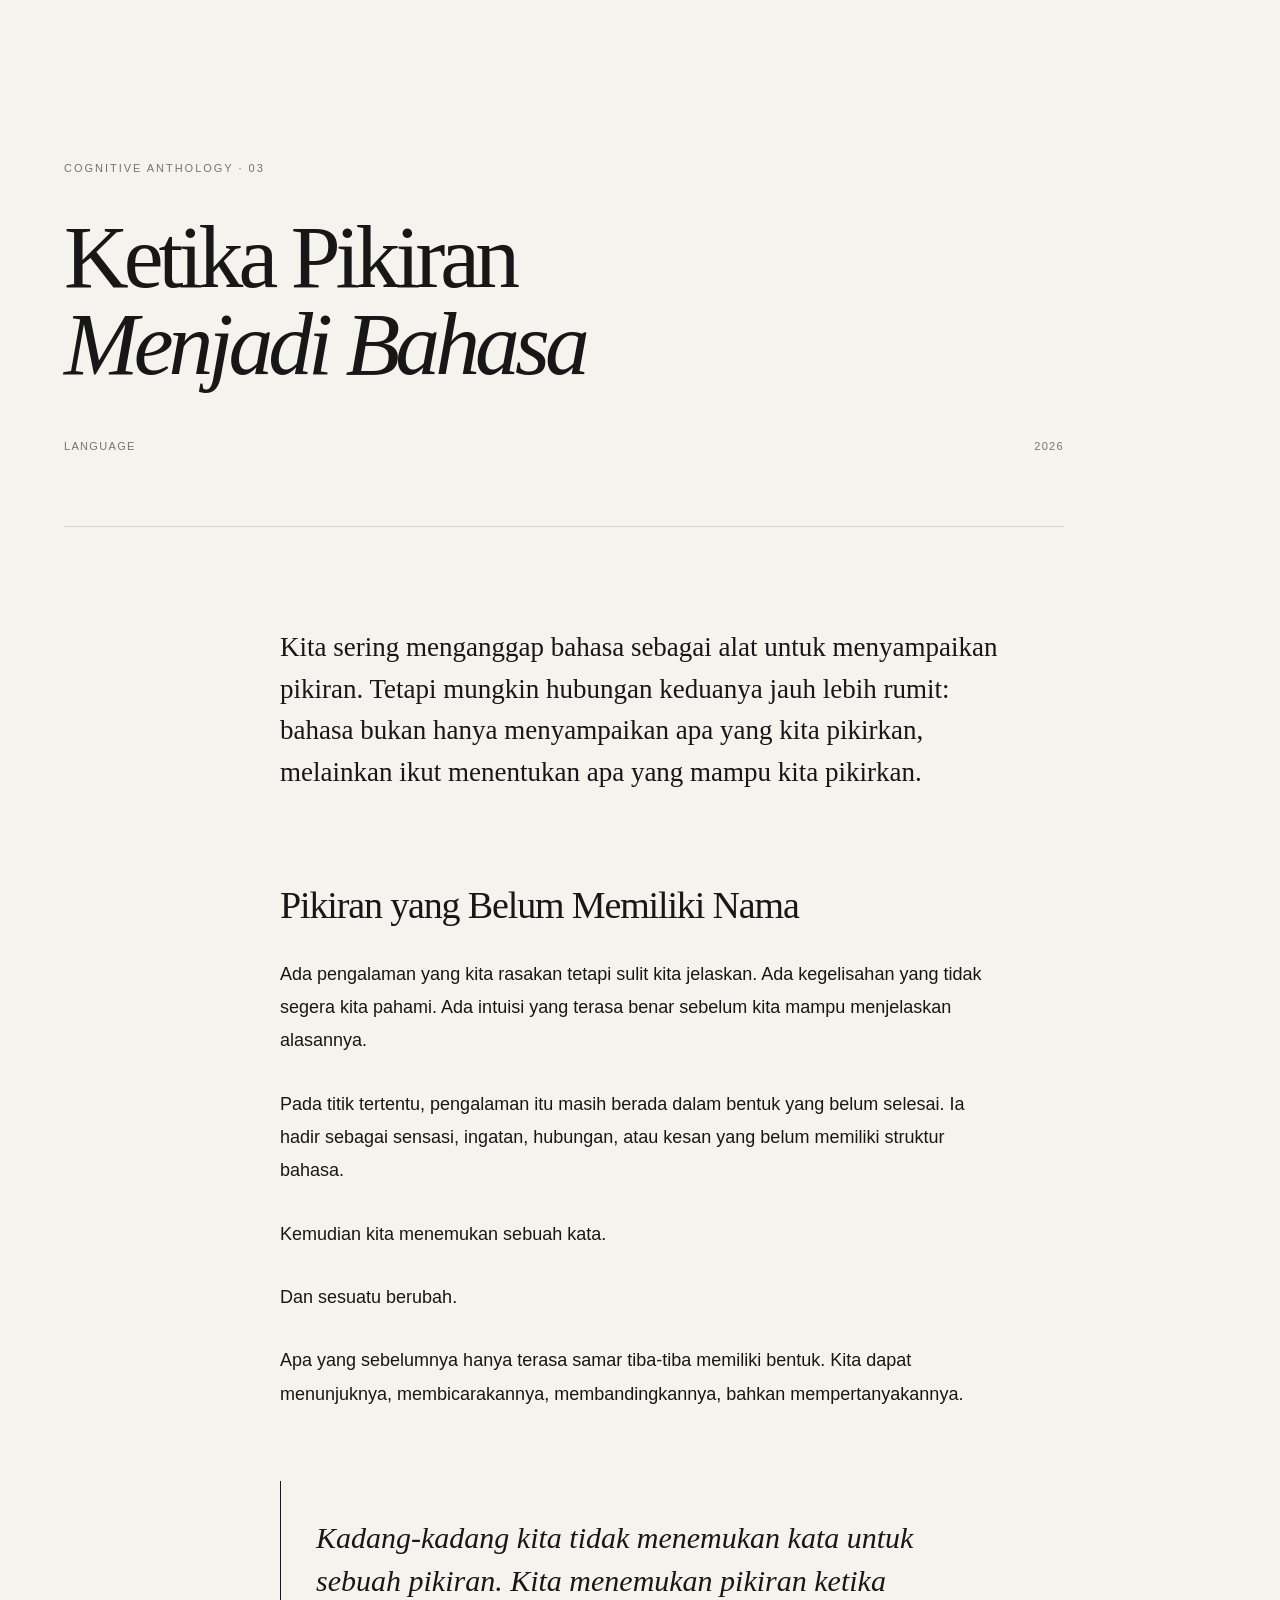
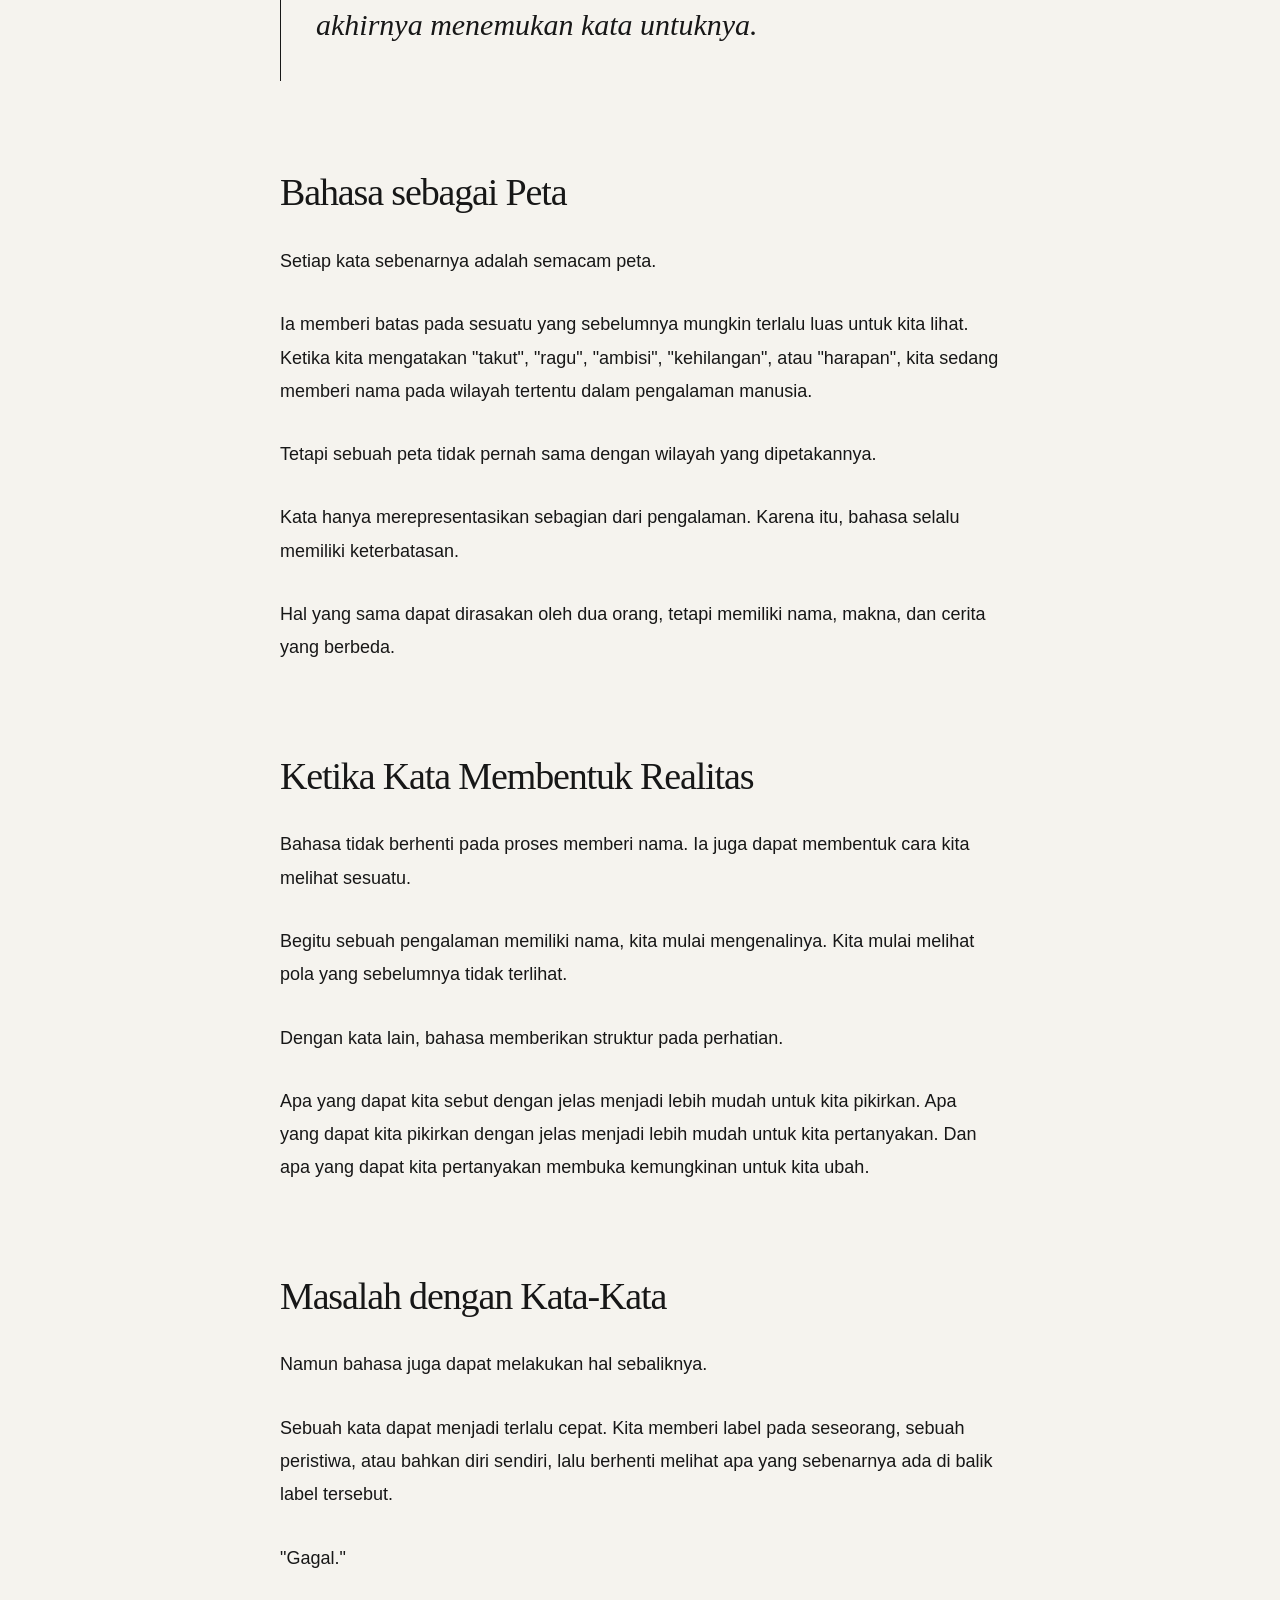
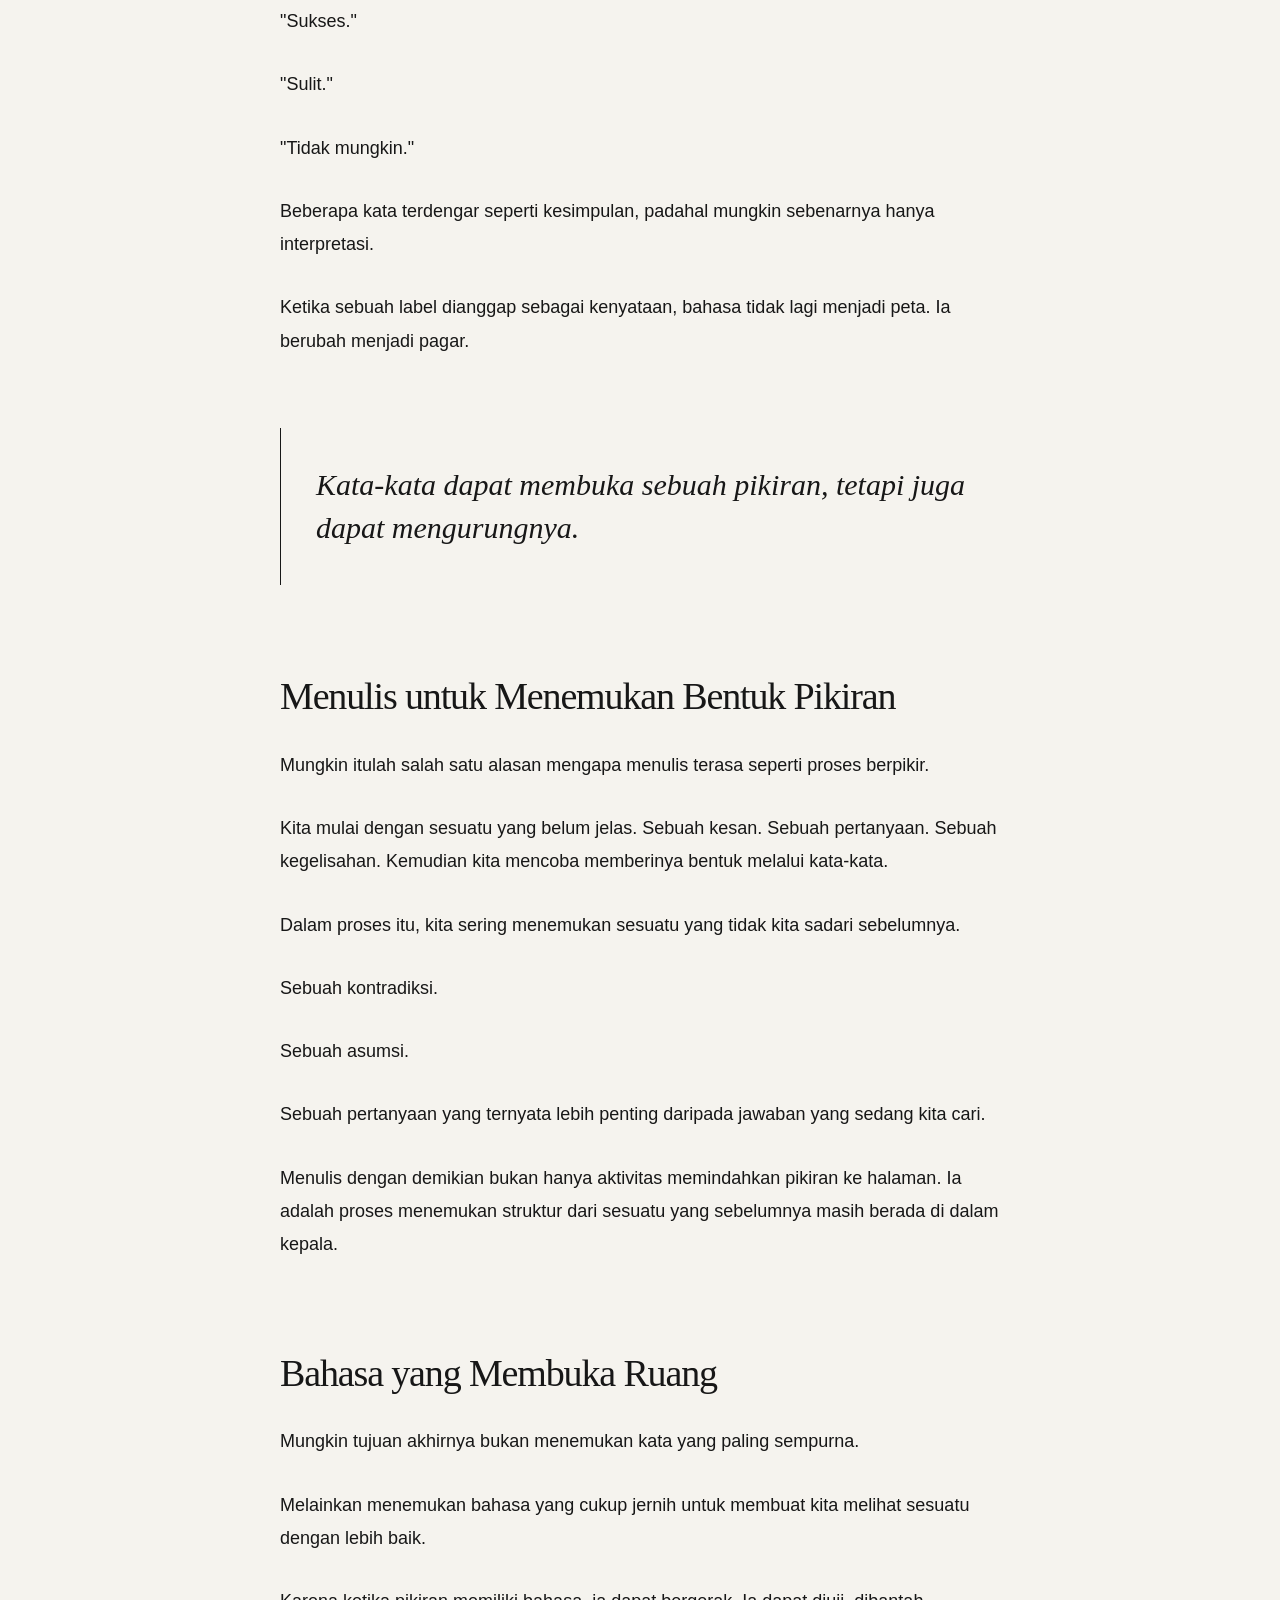
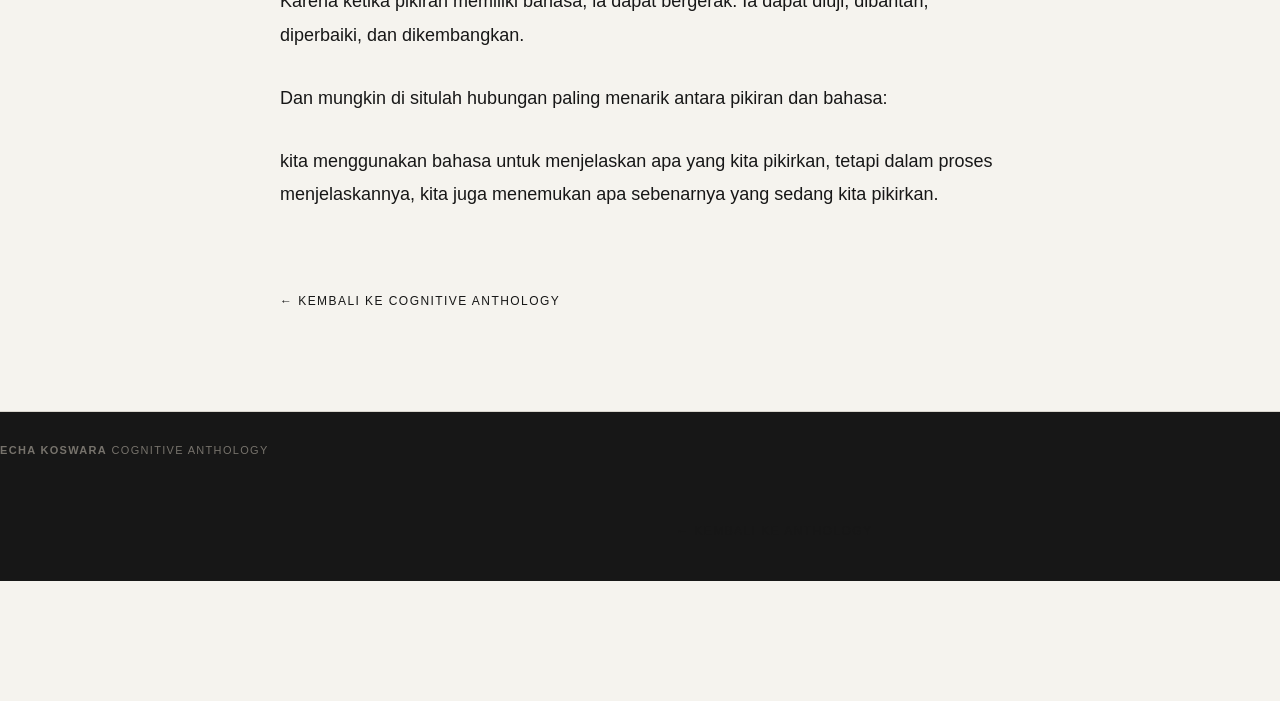
<file: cognitive-anthology/ketika-pikiran-menjadi-bahasa/index.html>
<!DOCTYPE html>
<html lang="id">
<head>
    <meta charset="UTF-8">
    <meta name="viewport" content="width=device-width, initial-scale=1.0">

    <title>Ketika Pikiran Menjadi Bahasa — Echa Koswara</title>

    <meta name="description" content="Tentang hubungan antara pikiran, bahasa, dan bagaimana kata-kata membentuk cara kita memahami dunia.">
    <meta name="robots" content="index, follow">
    <link rel="canonical" href="https://echa-koswara.github.io/cognitive-anthology/ketika-pikiran-menjadi-bahasa/">

    <link rel="stylesheet" href="../../style.css">
</head>

<body>

   <main class="thought-article">

    <div class="container">

        <header class="thought-article-header">

            <span class="thought-article-label">
                COGNITIVE ANTHOLOGY · 03
            </span>

            <h1>
                Ketika Pikiran<br>
                <em>Menjadi Bahasa</em>
            </h1>

            <div class="thought-article-meta">
                <span>Language</span>
                <span>2026</span>
            </div>
        </header>


        <article class="thought-article-body">

            <p class="lead">
                Kita sering menganggap bahasa sebagai alat untuk
                menyampaikan pikiran. Tetapi mungkin hubungan keduanya
                jauh lebih rumit: bahasa bukan hanya menyampaikan apa
                yang kita pikirkan, melainkan ikut menentukan apa yang
                mampu kita pikirkan.
            </p>


            <h2>
                Pikiran yang Belum Memiliki Nama
            </h2>

            <p>
                Ada pengalaman yang kita rasakan tetapi sulit kita
                jelaskan. Ada kegelisahan yang tidak segera kita pahami.
                Ada intuisi yang terasa benar sebelum kita mampu
                menjelaskan alasannya.
            </p>

            <p>
                Pada titik tertentu, pengalaman itu masih berada dalam
                bentuk yang belum selesai. Ia hadir sebagai sensasi,
                ingatan, hubungan, atau kesan yang belum memiliki
                struktur bahasa.
            </p>

            <p>
                Kemudian kita menemukan sebuah kata.
            </p>

            <p>
                Dan sesuatu berubah.
            </p>

            <p>
                Apa yang sebelumnya hanya terasa samar tiba-tiba
                memiliki bentuk. Kita dapat menunjuknya, membicarakannya,
                membandingkannya, bahkan mempertanyakannya.
            </p>


            <blockquote>
                Kadang-kadang kita tidak menemukan kata untuk sebuah
                pikiran. Kita menemukan pikiran ketika akhirnya
                menemukan kata untuknya.
            </blockquote>


            <h2>
                Bahasa sebagai Peta
            </h2>

            <p>
                Setiap kata sebenarnya adalah semacam peta.
            </p>

            <p>
                Ia memberi batas pada sesuatu yang sebelumnya mungkin
                terlalu luas untuk kita lihat. Ketika kita mengatakan
                "takut", "ragu", "ambisi", "kehilangan", atau "harapan",
                kita sedang memberi nama pada wilayah tertentu dalam
                pengalaman manusia.
            </p>

            <p>
                Tetapi sebuah peta tidak pernah sama dengan wilayah
                yang dipetakannya.
            </p>

            <p>
                Kata hanya merepresentasikan sebagian dari pengalaman.
                Karena itu, bahasa selalu memiliki keterbatasan.
            </p>

            <p>
                Hal yang sama dapat dirasakan oleh dua orang, tetapi
                memiliki nama, makna, dan cerita yang berbeda.
            </p>


            <h2>
                Ketika Kata Membentuk Realitas
            </h2>

            <p>
                Bahasa tidak berhenti pada proses memberi nama.
                Ia juga dapat membentuk cara kita melihat sesuatu.
            </p>

            <p>
                Begitu sebuah pengalaman memiliki nama, kita mulai
                mengenalinya. Kita mulai melihat pola yang sebelumnya
                tidak terlihat.
            </p>

            <p>
                Dengan kata lain, bahasa memberikan struktur pada
                perhatian.
            </p>

            <p>
                Apa yang dapat kita sebut dengan jelas menjadi lebih
                mudah untuk kita pikirkan. Apa yang dapat kita pikirkan
                dengan jelas menjadi lebih mudah untuk kita pertanyakan.
                Dan apa yang dapat kita pertanyakan membuka kemungkinan
                untuk kita ubah.
            </p>


            <h2>
                Masalah dengan Kata-Kata
            </h2>

            <p>
                Namun bahasa juga dapat melakukan hal sebaliknya.
            </p>

            <p>
                Sebuah kata dapat menjadi terlalu cepat. Kita memberi
                label pada seseorang, sebuah peristiwa, atau bahkan diri
                sendiri, lalu berhenti melihat apa yang sebenarnya ada
                di balik label tersebut.
            </p>

            <p>
                "Gagal."
            </p>

            <p>
                "Sukses."
            </p>

            <p>
                "Sulit."
            </p>

            <p>
                "Tidak mungkin."
            </p>

            <p>
                Beberapa kata terdengar seperti kesimpulan, padahal
                mungkin sebenarnya hanya interpretasi.
            </p>

            <p>
                Ketika sebuah label dianggap sebagai kenyataan,
                bahasa tidak lagi menjadi peta. Ia berubah menjadi
                pagar.
            </p>


            <blockquote>
                Kata-kata dapat membuka sebuah pikiran, tetapi juga
                dapat mengurungnya.
            </blockquote>


            <h2>
                Menulis untuk Menemukan Bentuk Pikiran
            </h2>

            <p>
                Mungkin itulah salah satu alasan mengapa menulis terasa
                seperti proses berpikir.
            </p>

            <p>
                Kita mulai dengan sesuatu yang belum jelas. Sebuah
                kesan. Sebuah pertanyaan. Sebuah kegelisahan. Kemudian
                kita mencoba memberinya bentuk melalui kata-kata.
            </p>

            <p>
                Dalam proses itu, kita sering menemukan sesuatu yang
                tidak kita sadari sebelumnya.
            </p>

            <p>
                Sebuah kontradiksi.
            </p>

            <p>
                Sebuah asumsi.
            </p>

            <p>
                Sebuah pertanyaan yang ternyata lebih penting daripada
                jawaban yang sedang kita cari.
            </p>

            <p>
                Menulis dengan demikian bukan hanya aktivitas
                memindahkan pikiran ke halaman. Ia adalah proses
                menemukan struktur dari sesuatu yang sebelumnya masih
                berada di dalam kepala.
            </p>


            <h2>
                Bahasa yang Membuka Ruang
            </h2>

            <p>
                Mungkin tujuan akhirnya bukan menemukan kata yang
                paling sempurna.
            </p>

            <p>
                Melainkan menemukan bahasa yang cukup jernih untuk
                membuat kita melihat sesuatu dengan lebih baik.
            </p>

            <p>
                Karena ketika pikiran memiliki bahasa, ia dapat
                bergerak. Ia dapat diuji, dibantah, diperbaiki, dan
                dikembangkan.
            </p>

            <p>
                Dan mungkin di situlah hubungan paling menarik antara
                pikiran dan bahasa:
            </p>

            <p>
                kita menggunakan bahasa untuk menjelaskan apa yang kita
                pikirkan, tetapi dalam proses menjelaskannya, kita juga
                menemukan apa sebenarnya yang sedang kita pikirkan.
            </p>

          </div>
            <a
                href="../"
                class="back-to-anthology"
            >
                ← Kembali ke Cognitive Anthology
            </a>

        </div>            
            
        </article>


        <footer class="thought-article-footer">

            <div>
                <strong>Echa Koswara</strong>
                <span>Cognitive Anthology</span>
            </div>

            <a href="../" class="back-to-anthology">
                ← Kembali ke Anthology
            </a>

        </footer>

    </main>

</body>
</html>
</file>
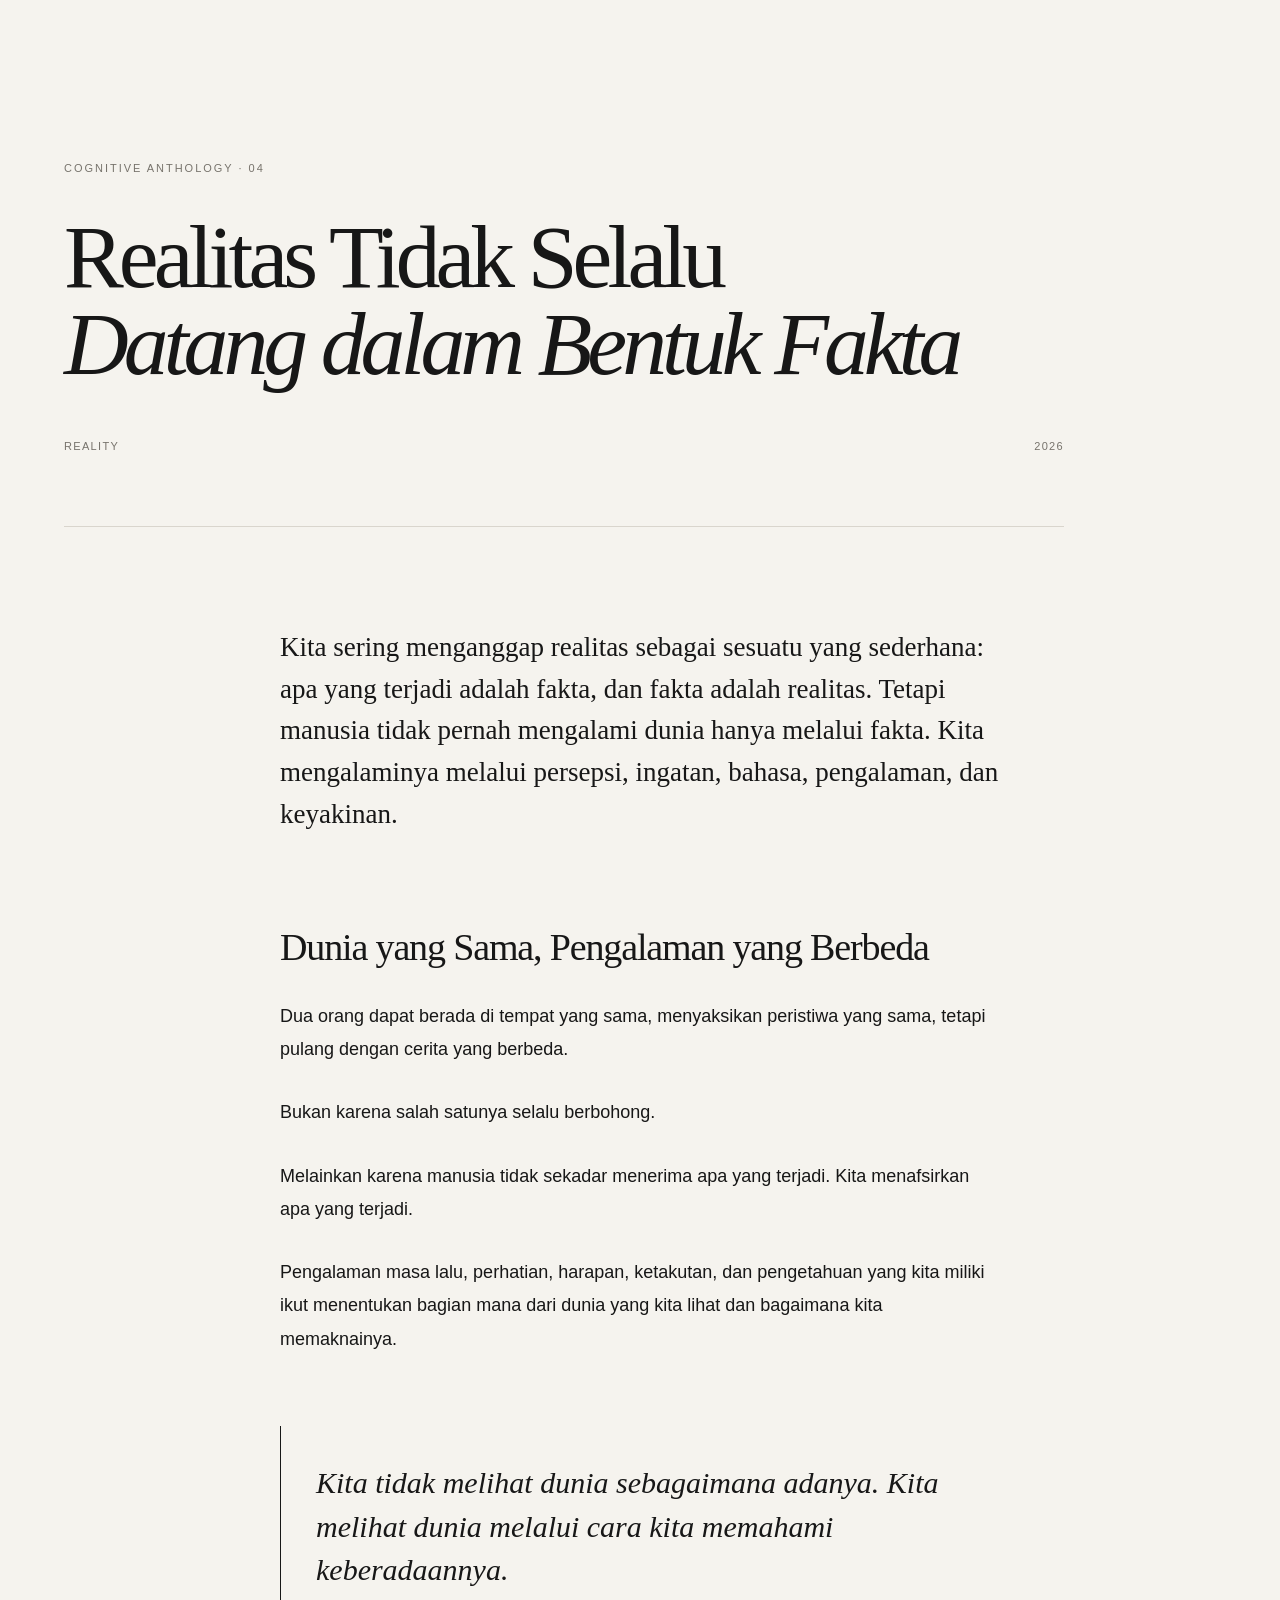
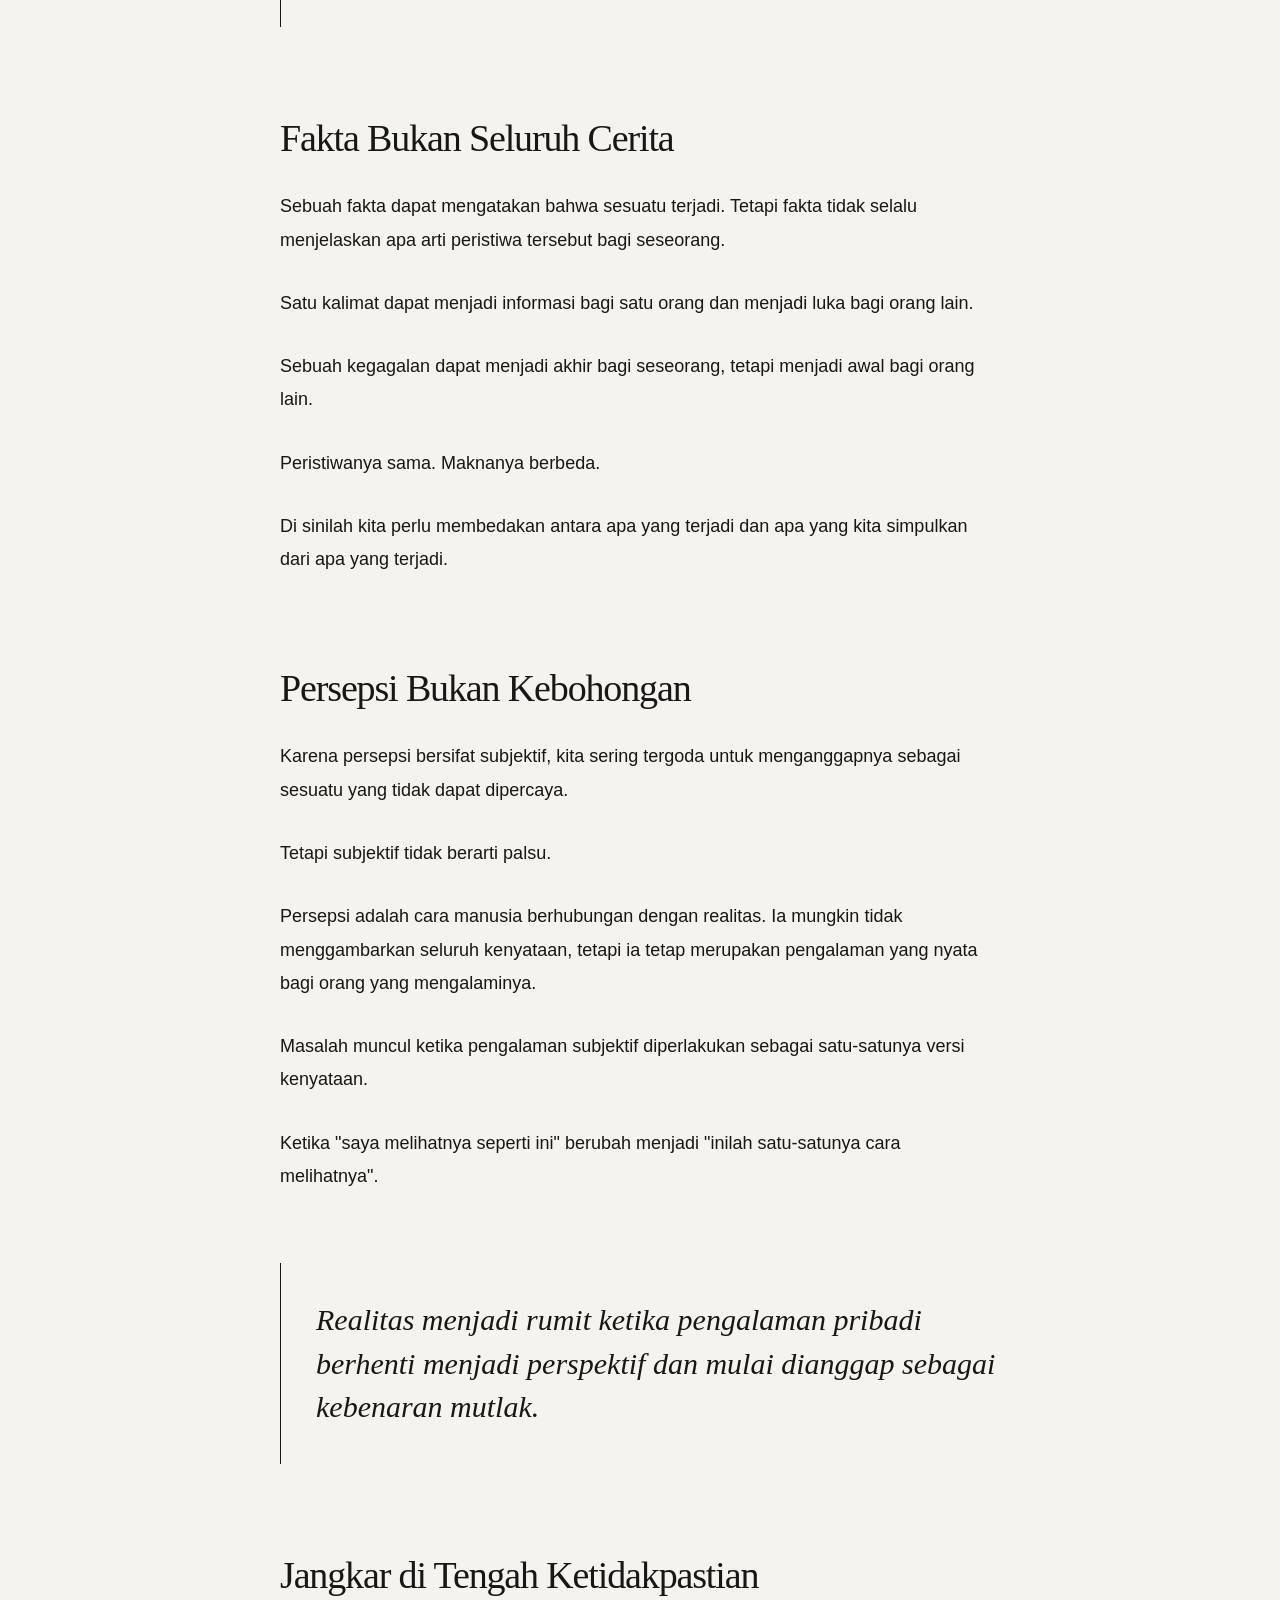
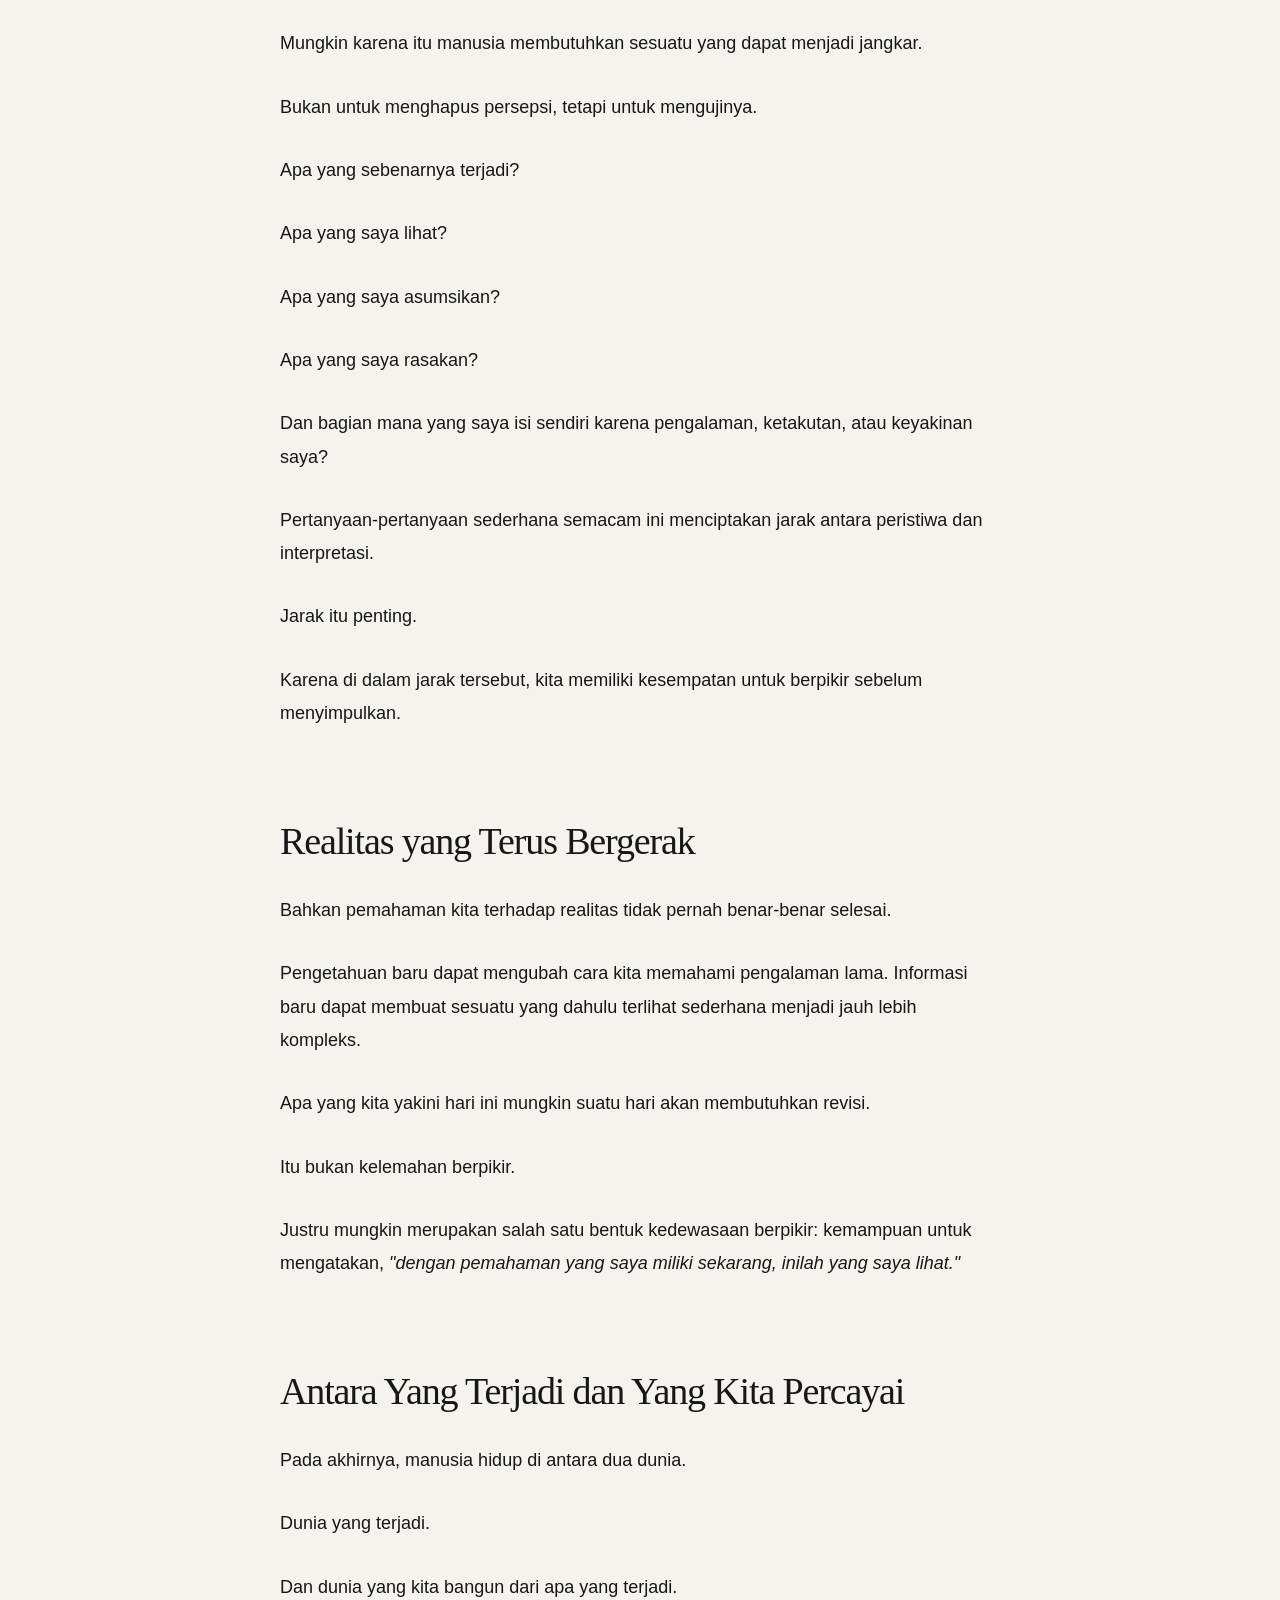
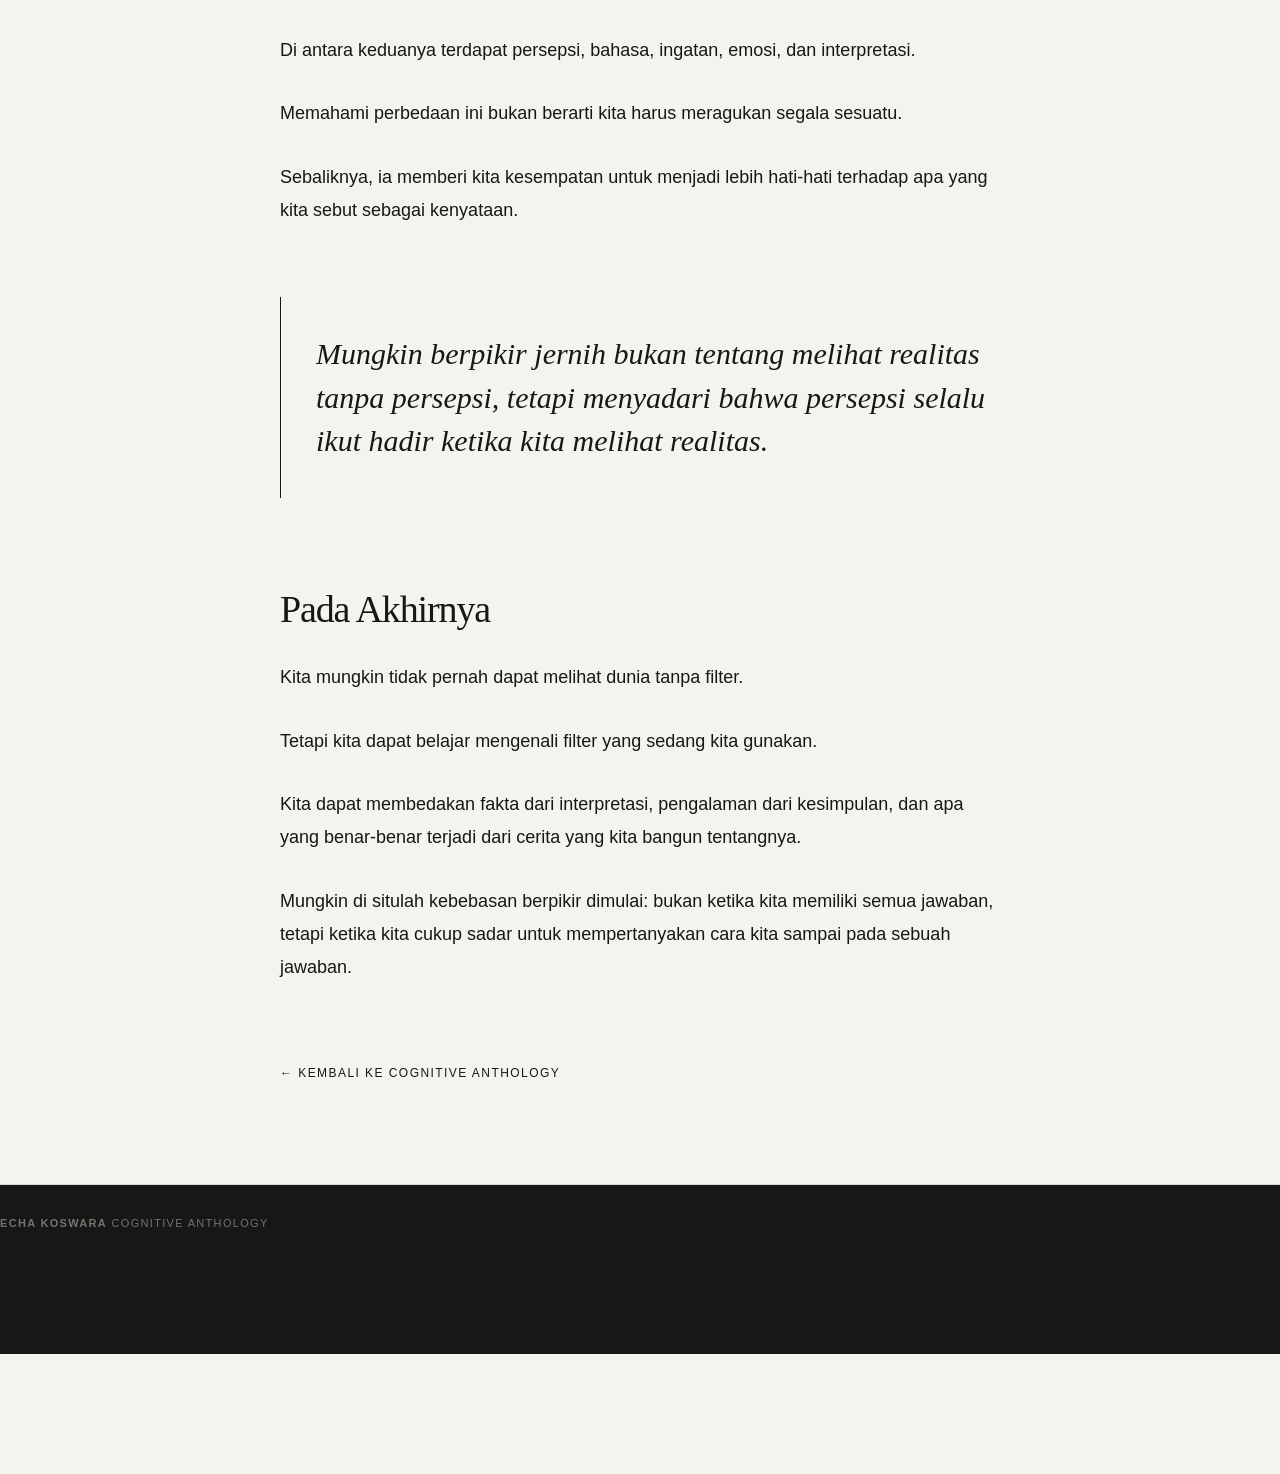
<file: cognitive-anthology/realitas-dan-persepsi/index.html>
<!DOCTYPE html>
<html lang="id">
<head>
    <meta charset="UTF-8">
    <meta name="viewport" content="width=device-width, initial-scale=1.0">

    <title>Realitas Tidak Selalu Datang dalam Bentuk Fakta — Echa Koswara</title>

    <meta name="description" content="Tentang realitas, persepsi, dan bagaimana manusia membangun pemahaman melalui apa yang dilihat, dialami, dan dipercaya.">
    <meta name="robots" content="index, follow">
    <link rel="canonical" href="https://echa-koswara.github.io/cognitive-anthology/realitas-dan-persepsi/">

    <link rel="stylesheet" href="../../style.css">
</head>

<body>

    <main class="thought-article">

    <div class="container">

        <header class="thought-article-header">

            <span class="thought-article-label">
                COGNITIVE ANTHOLOGY · 04
            </span>

            <h1>
                Realitas Tidak Selalu<br>
                <em>Datang dalam Bentuk Fakta</em>
            </h1>

            <div class="thought-article-meta">
                <span>Reality</span>
                <span>2026</span>
            </div>

        </header>


        <article class="thought-article-body">

            <p class="lead">
                Kita sering menganggap realitas sebagai sesuatu yang
                sederhana: apa yang terjadi adalah fakta, dan fakta adalah
                realitas. Tetapi manusia tidak pernah mengalami dunia
                hanya melalui fakta. Kita mengalaminya melalui persepsi,
                ingatan, bahasa, pengalaman, dan keyakinan.
            </p>


            <h2>
                Dunia yang Sama, Pengalaman yang Berbeda
            </h2>

            <p>
                Dua orang dapat berada di tempat yang sama, menyaksikan
                peristiwa yang sama, tetapi pulang dengan cerita yang
                berbeda.
            </p>

            <p>
                Bukan karena salah satunya selalu berbohong.
            </p>

            <p>
                Melainkan karena manusia tidak sekadar menerima apa yang
                terjadi. Kita menafsirkan apa yang terjadi.
            </p>

            <p>
                Pengalaman masa lalu, perhatian, harapan, ketakutan,
                dan pengetahuan yang kita miliki ikut menentukan bagian
                mana dari dunia yang kita lihat dan bagaimana kita
                memaknainya.
            </p>


            <blockquote>
                Kita tidak melihat dunia sebagaimana adanya. Kita melihat
                dunia melalui cara kita memahami keberadaannya.
            </blockquote>


            <h2>
                Fakta Bukan Seluruh Cerita
            </h2>

            <p>
                Sebuah fakta dapat mengatakan bahwa sesuatu terjadi.
                Tetapi fakta tidak selalu menjelaskan apa arti peristiwa
                tersebut bagi seseorang.
            </p>

            <p>
                Satu kalimat dapat menjadi informasi bagi satu orang dan
                menjadi luka bagi orang lain.
            </p>

            <p>
                Sebuah kegagalan dapat menjadi akhir bagi seseorang,
                tetapi menjadi awal bagi orang lain.
            </p>

            <p>
                Peristiwanya sama.
                Maknanya berbeda.
            </p>

            <p>
                Di sinilah kita perlu membedakan antara apa yang terjadi
                dan apa yang kita simpulkan dari apa yang terjadi.
            </p>


            <h2>
                Persepsi Bukan Kebohongan
            </h2>

            <p>
                Karena persepsi bersifat subjektif, kita sering tergoda
                untuk menganggapnya sebagai sesuatu yang tidak dapat
                dipercaya.
            </p>

            <p>
                Tetapi subjektif tidak berarti palsu.
            </p>

            <p>
                Persepsi adalah cara manusia berhubungan dengan realitas.
                Ia mungkin tidak menggambarkan seluruh kenyataan, tetapi
                ia tetap merupakan pengalaman yang nyata bagi orang yang
                mengalaminya.
            </p>

            <p>
                Masalah muncul ketika pengalaman subjektif diperlakukan
                sebagai satu-satunya versi kenyataan.
            </p>

            <p>
                Ketika "saya melihatnya seperti ini" berubah menjadi
                "inilah satu-satunya cara melihatnya".
            </p>


            <blockquote>
                Realitas menjadi rumit ketika pengalaman pribadi
                berhenti menjadi perspektif dan mulai dianggap sebagai
                kebenaran mutlak.
            </blockquote>


            <h2>
                Jangkar di Tengah Ketidakpastian
            </h2>

            <p>
                Mungkin karena itu manusia membutuhkan sesuatu yang dapat
                menjadi jangkar.
            </p>

            <p>
                Bukan untuk menghapus persepsi, tetapi untuk mengujinya.
            </p>

            <p>
                Apa yang sebenarnya terjadi?
            </p>

            <p>
                Apa yang saya lihat?
            </p>

            <p>
                Apa yang saya asumsikan?
            </p>

            <p>
                Apa yang saya rasakan?
            </p>

            <p>
                Dan bagian mana yang saya isi sendiri karena pengalaman,
                ketakutan, atau keyakinan saya?
            </p>

            <p>
                Pertanyaan-pertanyaan sederhana semacam ini menciptakan
                jarak antara peristiwa dan interpretasi.
            </p>

            <p>
                Jarak itu penting.
            </p>

            <p>
                Karena di dalam jarak tersebut, kita memiliki kesempatan
                untuk berpikir sebelum menyimpulkan.
            </p>


            <h2>
                Realitas yang Terus Bergerak
            </h2>

            <p>
                Bahkan pemahaman kita terhadap realitas tidak pernah
                benar-benar selesai.
            </p>

            <p>
                Pengetahuan baru dapat mengubah cara kita memahami
                pengalaman lama. Informasi baru dapat membuat sesuatu
                yang dahulu terlihat sederhana menjadi jauh lebih
                kompleks.
            </p>

            <p>
                Apa yang kita yakini hari ini mungkin suatu hari akan
                membutuhkan revisi.
            </p>

            <p>
                Itu bukan kelemahan berpikir.
            </p>

            <p>
                Justru mungkin merupakan salah satu bentuk kedewasaan
                berpikir: kemampuan untuk mengatakan,
                <em>"dengan pemahaman yang saya miliki sekarang,
                inilah yang saya lihat."</em>
            </p>


            <h2>
                Antara Yang Terjadi dan Yang Kita Percayai
            </h2>

            <p>
                Pada akhirnya, manusia hidup di antara dua dunia.
            </p>

            <p>
                Dunia yang terjadi.
            </p>

            <p>
                Dan dunia yang kita bangun dari apa yang terjadi.
            </p>

            <p>
                Di antara keduanya terdapat persepsi, bahasa, ingatan,
                emosi, dan interpretasi.
            </p>

            <p>
                Memahami perbedaan ini bukan berarti kita harus meragukan
                segala sesuatu.
            </p>

            <p>
                Sebaliknya, ia memberi kita kesempatan untuk menjadi lebih
                hati-hati terhadap apa yang kita sebut sebagai kenyataan.
            </p>


            <blockquote>
                Mungkin berpikir jernih bukan tentang melihat realitas
                tanpa persepsi, tetapi menyadari bahwa persepsi selalu
                ikut hadir ketika kita melihat realitas.
            </blockquote>


            <h2>
                Pada Akhirnya
            </h2>

            <p>
                Kita mungkin tidak pernah dapat melihat dunia tanpa
                filter.
            </p>

            <p>
                Tetapi kita dapat belajar mengenali filter yang sedang
                kita gunakan.
            </p>

            <p>
                Kita dapat membedakan fakta dari interpretasi,
                pengalaman dari kesimpulan, dan apa yang benar-benar
                terjadi dari cerita yang kita bangun tentangnya.
            </p>

            <p>
                Mungkin di situlah kebebasan berpikir dimulai:
                bukan ketika kita memiliki semua jawaban, tetapi ketika
                kita cukup sadar untuk mempertanyakan cara kita sampai
                pada sebuah jawaban.
            </p>

           </div>
            <a
                href="../"
                class="back-to-anthology"
            >
                ← Kembali ke Cognitive Anthology
            </a>

        </div>
            
        </article>


        <footer class="thought-article-footer">

            <div>
                <strong>Echa Koswara</strong>
                <span>Cognitive Anthology</span>
            </div>

            <a href="../" class="back-to-anthology">
                ← Kembali ke Anthology
            </a>

        </footer>

    </main>

</body>
</html>
</file>
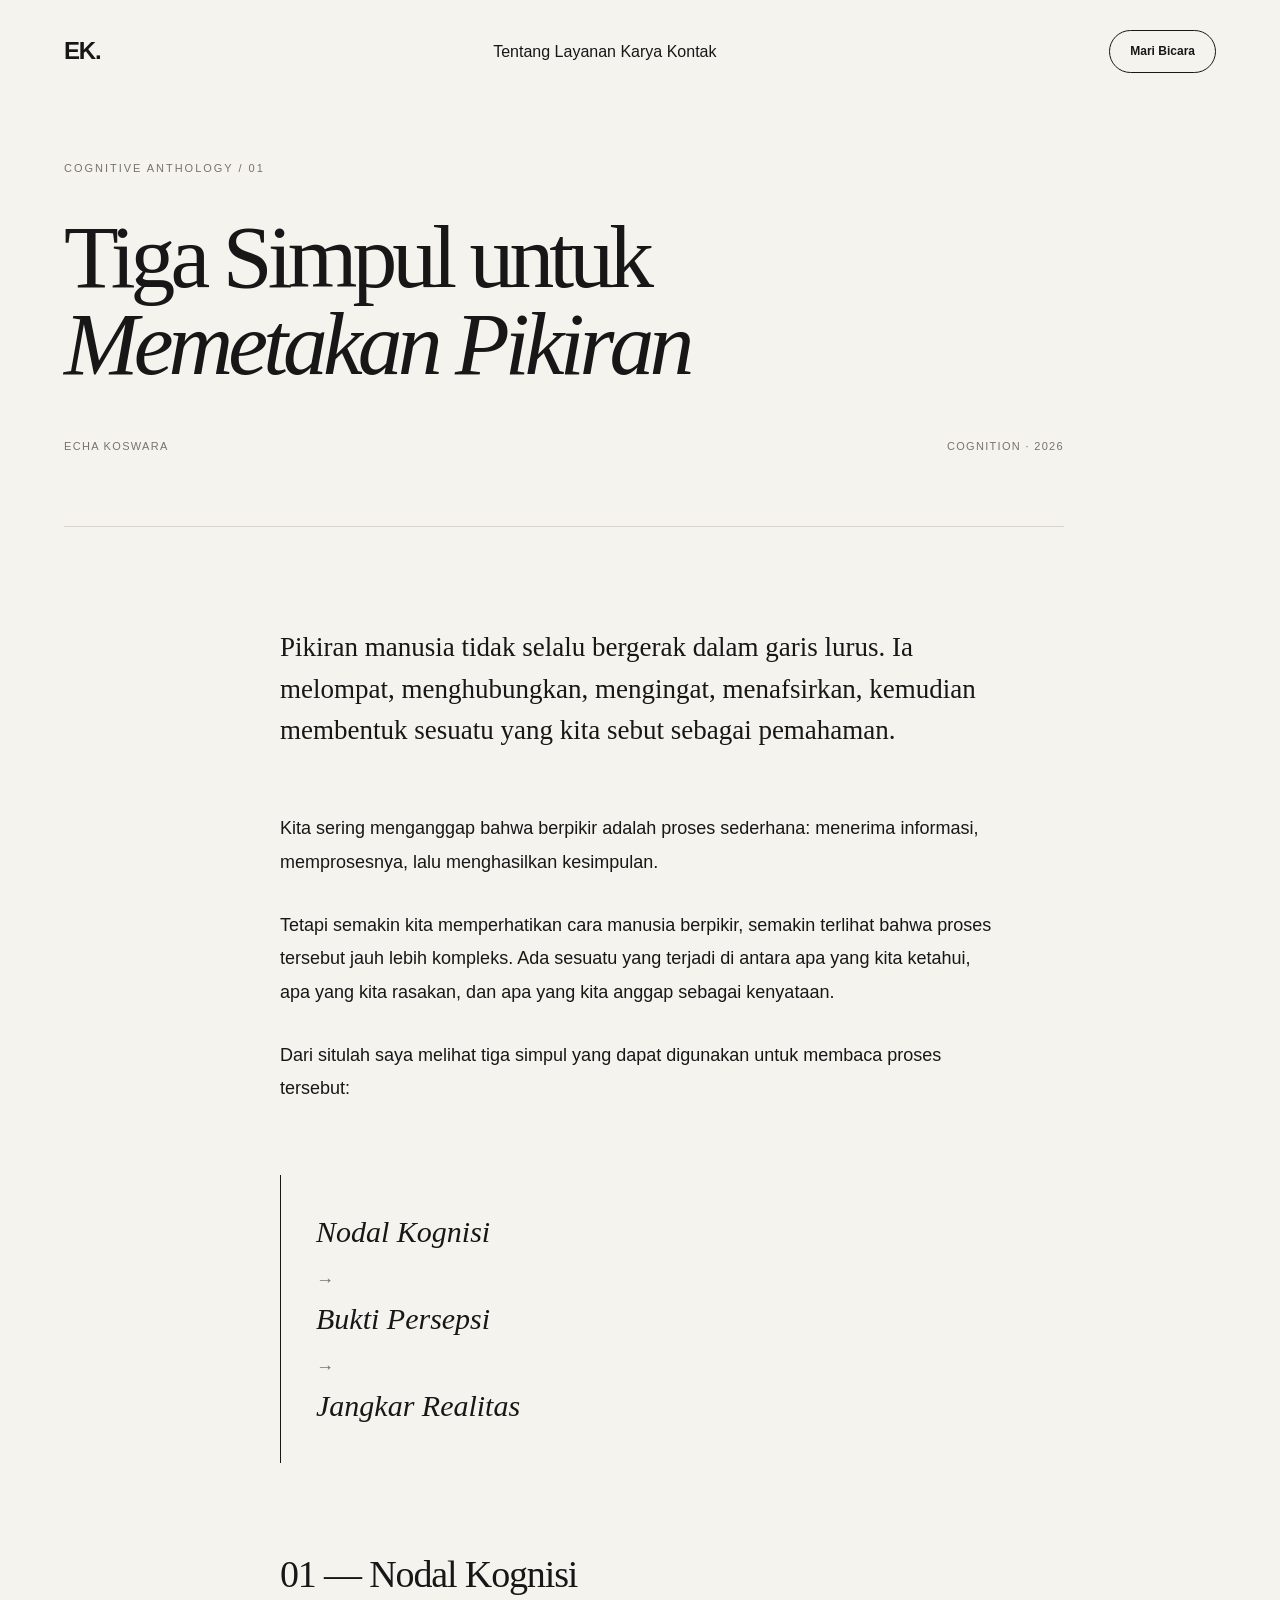
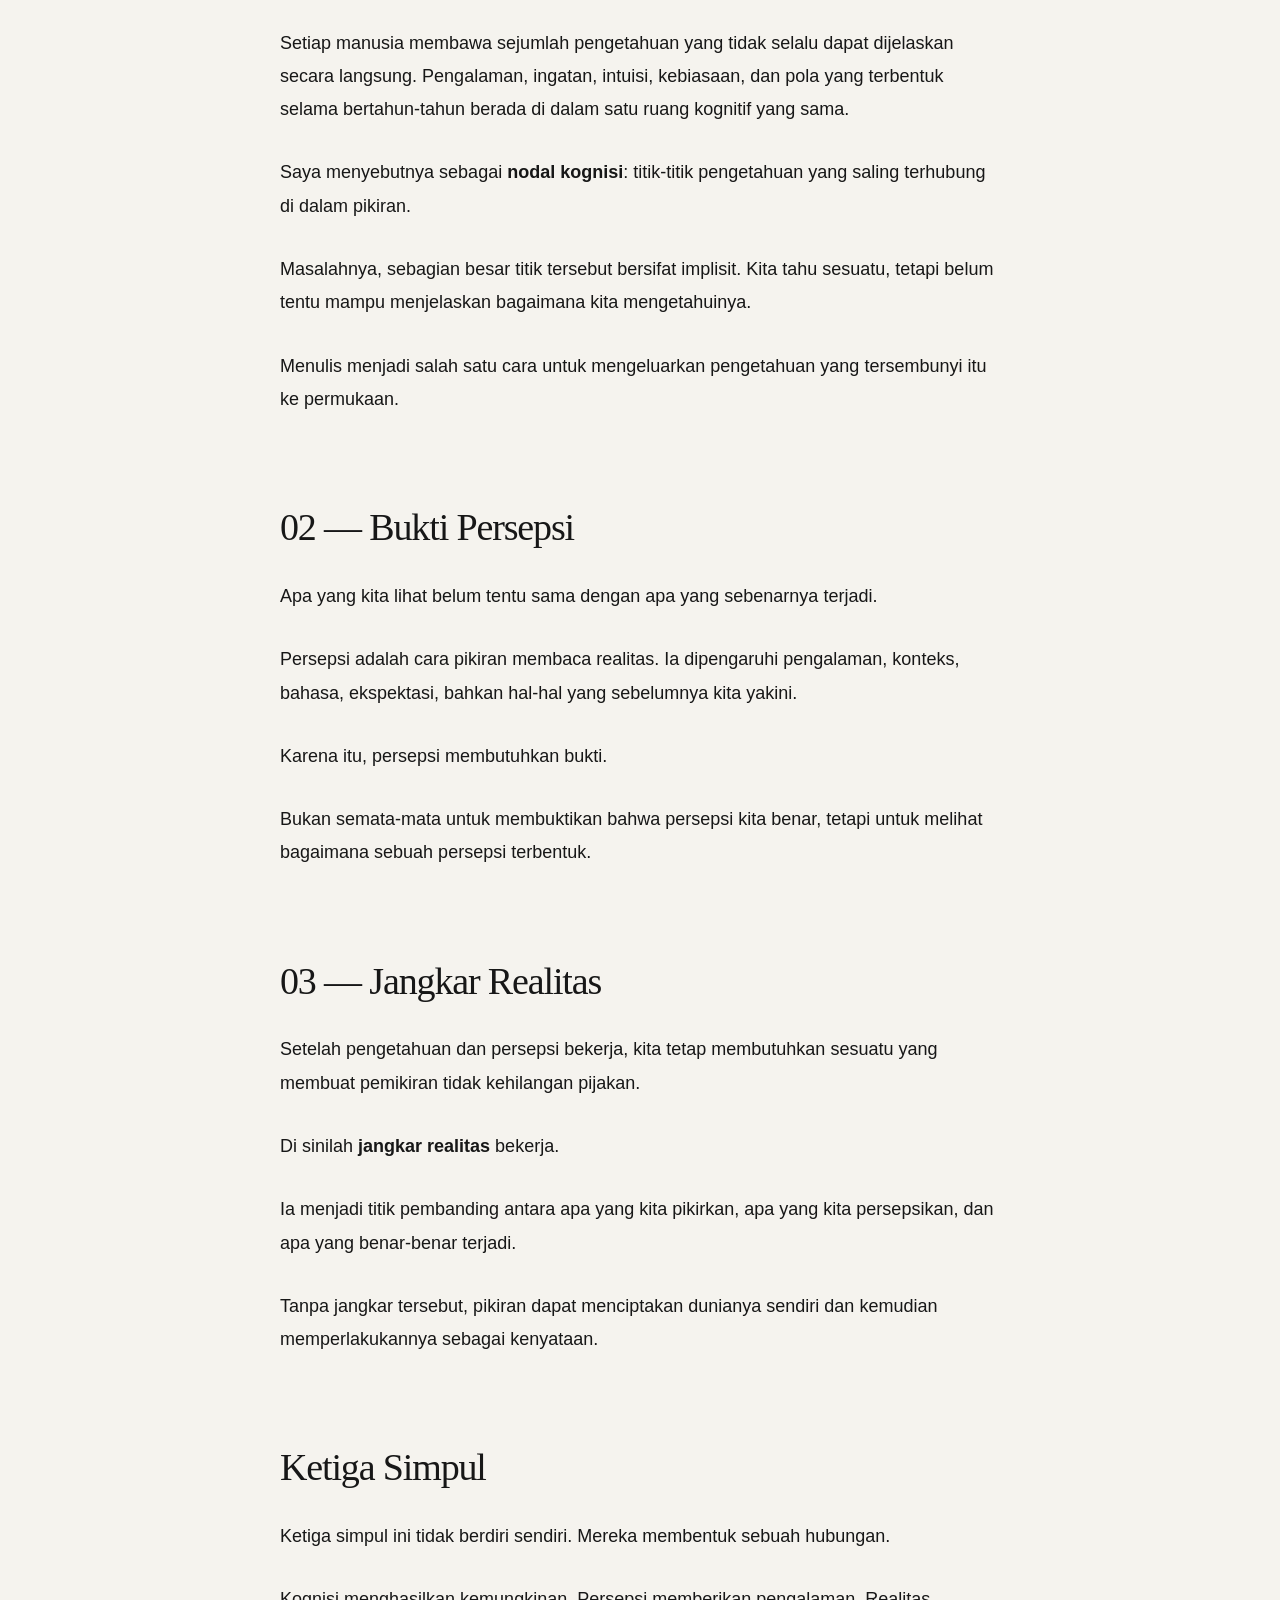
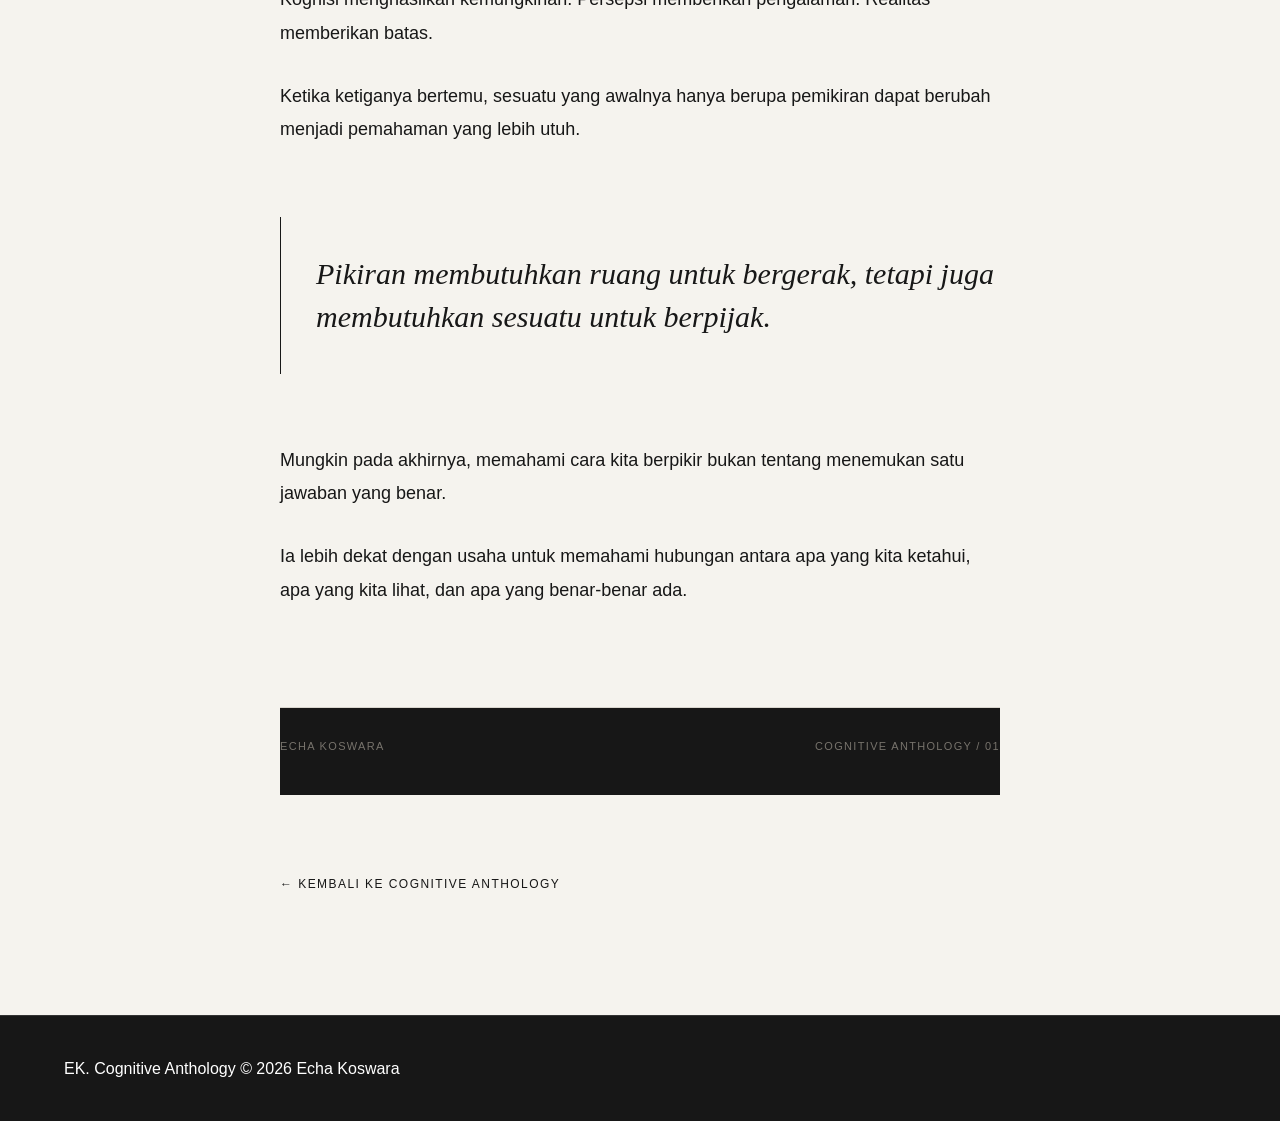
<file: cognitive-anthology/tiga-simpul/index.html>
<!DOCTYPE html>
<html lang="id">

<head>
    <meta charset="UTF-8">
    <meta name="viewport" content="width=device-width, initial-scale=1.0">

    <title>Tiga Simpul untuk Memetakan Pikiran — Echa Koswara</title>

    <meta
        name="description"
        content="Tiga Simpul untuk Memetakan Pikiran — sebuah pemikiran Echa Koswara tentang kognisi, persepsi, dan realitas."
    >

    <meta name="author" content="Echa Koswara">

    <link
        rel="canonical"
        href="https://echa-koswara.github.io/cognitive-anthology/tiga-simpul/"
    >

    <link rel="stylesheet" href="../../style.css">
</head>

<body>

<header class="navbar">

    <div class="container nav-container">

        <a href="../../index.html" class="logo">
            EK.
        </a>

        <nav>
            <a href="../../index.html#about">Tentang</a>
            <a href="../../index.html#services">Layanan</a>
            <a href="../../index.html#work">Karya</a>
            <a href="../../index.html#contact">Kontak</a>
        </nav>

        <a
            href="../../index.html#contact"
            class="nav-button"
        >
            Mari Bicara
        </a>

    </div>

</header>


<main>

    <article class="thought-article">

        <div class="container">

            <header class="thought-article-header">

                <span class="thought-article-label">
                    Cognitive Anthology / 01
                </span>

                <h1>
                    Tiga Simpul untuk
                    <em>Memetakan Pikiran</em>
                </h1>

                <div class="thought-article-meta">

                    <span>
                        Echa Koswara
                    </span>

                    <span>
                        Cognition · 2026
                    </span>

                </div>

            </header>


            <div class="thought-article-body">

                <p class="lead">
                    Pikiran manusia tidak selalu bergerak dalam garis lurus.
                    Ia melompat, menghubungkan, mengingat, menafsirkan,
                    kemudian membentuk sesuatu yang kita sebut sebagai
                    pemahaman.
                </p>


                <p>
                    Kita sering menganggap bahwa berpikir adalah proses
                    sederhana: menerima informasi, memprosesnya, lalu
                    menghasilkan kesimpulan.
                </p>

                <p>
                    Tetapi semakin kita memperhatikan cara manusia berpikir,
                    semakin terlihat bahwa proses tersebut jauh lebih
                    kompleks. Ada sesuatu yang terjadi di antara apa yang
                    kita ketahui, apa yang kita rasakan, dan apa yang kita
                    anggap sebagai kenyataan.
                </p>

                <p>
                    Dari situlah saya melihat tiga simpul yang dapat
                    digunakan untuk membaca proses tersebut:
                </p>


                <blockquote>
                    Nodal Kognisi
                    <br>
                    <span>→</span>
                    <br>
                    Bukti Persepsi
                    <br>
                    <span>→</span>
                    <br>
                    Jangkar Realitas
                </blockquote>


                <h2>
                    01 — Nodal Kognisi
                </h2>

                <p>
                    Setiap manusia membawa sejumlah pengetahuan yang tidak
                    selalu dapat dijelaskan secara langsung. Pengalaman,
                    ingatan, intuisi, kebiasaan, dan pola yang terbentuk
                    selama bertahun-tahun berada di dalam satu ruang
                    kognitif yang sama.
                </p>

                <p>
                    Saya menyebutnya sebagai <strong>nodal kognisi</strong>:
                    titik-titik pengetahuan yang saling terhubung di dalam
                    pikiran.
                </p>

                <p>
                    Masalahnya, sebagian besar titik tersebut bersifat
                    implisit. Kita tahu sesuatu, tetapi belum tentu mampu
                    menjelaskan bagaimana kita mengetahuinya.
                </p>

                <p>
                    Menulis menjadi salah satu cara untuk mengeluarkan
                    pengetahuan yang tersembunyi itu ke permukaan.
                </p>


                <h2>
                    02 — Bukti Persepsi
                </h2>

                <p>
                    Apa yang kita lihat belum tentu sama dengan apa yang
                    sebenarnya terjadi.
                </p>

                <p>
                    Persepsi adalah cara pikiran membaca realitas.
                    Ia dipengaruhi pengalaman, konteks, bahasa,
                    ekspektasi, bahkan hal-hal yang sebelumnya kita yakini.
                </p>

                <p>
                    Karena itu, persepsi membutuhkan bukti.
                </p>

                <p>
                    Bukan semata-mata untuk membuktikan bahwa persepsi kita
                    benar, tetapi untuk melihat bagaimana sebuah persepsi
                    terbentuk.
                </p>


                <h2>
                    03 — Jangkar Realitas
                </h2>

                <p>
                    Setelah pengetahuan dan persepsi bekerja, kita tetap
                    membutuhkan sesuatu yang membuat pemikiran tidak
                    kehilangan pijakan.
                </p>

                <p>
                    Di sinilah <strong>jangkar realitas</strong> bekerja.
                </p>

                <p>
                    Ia menjadi titik pembanding antara apa yang kita pikirkan,
                    apa yang kita persepsikan, dan apa yang benar-benar
                    terjadi.
                </p>

                <p>
                    Tanpa jangkar tersebut, pikiran dapat menciptakan
                    dunianya sendiri dan kemudian memperlakukannya sebagai
                    kenyataan.
                </p>


                <h2>
                    Ketiga Simpul
                </h2>

                <p>
                    Ketiga simpul ini tidak berdiri sendiri.
                    Mereka membentuk sebuah hubungan.
                </p>

                <p>
                    Kognisi menghasilkan kemungkinan.
                    Persepsi memberikan pengalaman.
                    Realitas memberikan batas.
                </p>

                <p>
                    Ketika ketiganya bertemu, sesuatu yang awalnya hanya
                    berupa pemikiran dapat berubah menjadi pemahaman yang
                    lebih utuh.
                </p>


                <blockquote>
                    Pikiran membutuhkan ruang untuk bergerak,
                    tetapi juga membutuhkan sesuatu untuk berpijak.
                </blockquote>


                <p>
                    Mungkin pada akhirnya, memahami cara kita berpikir
                    bukan tentang menemukan satu jawaban yang benar.
                </p>

                <p>
                    Ia lebih dekat dengan usaha untuk memahami hubungan
                    antara apa yang kita ketahui, apa yang kita lihat,
                    dan apa yang benar-benar ada.
                </p>


                <footer class="thought-article-footer">

                    <span>
                        Echa Koswara
                    </span>

                    <span>
                        Cognitive Anthology / 01
                    </span>

                </footer>

            </div>


            <a
                href="../"
                class="back-to-anthology"
            >
                ← Kembali ke Cognitive Anthology
            </a>

        </div>

    </article>

</main>


<footer class="footer">

    <div class="container">

        <div class="footer-inner">

            <span>EK.</span>

            <span>
                Cognitive Anthology
            </span>

            <span>
                © 2026 Echa Koswara
            </span>

        </div>

    </div>

</footer>

</body>

</html>
</file>
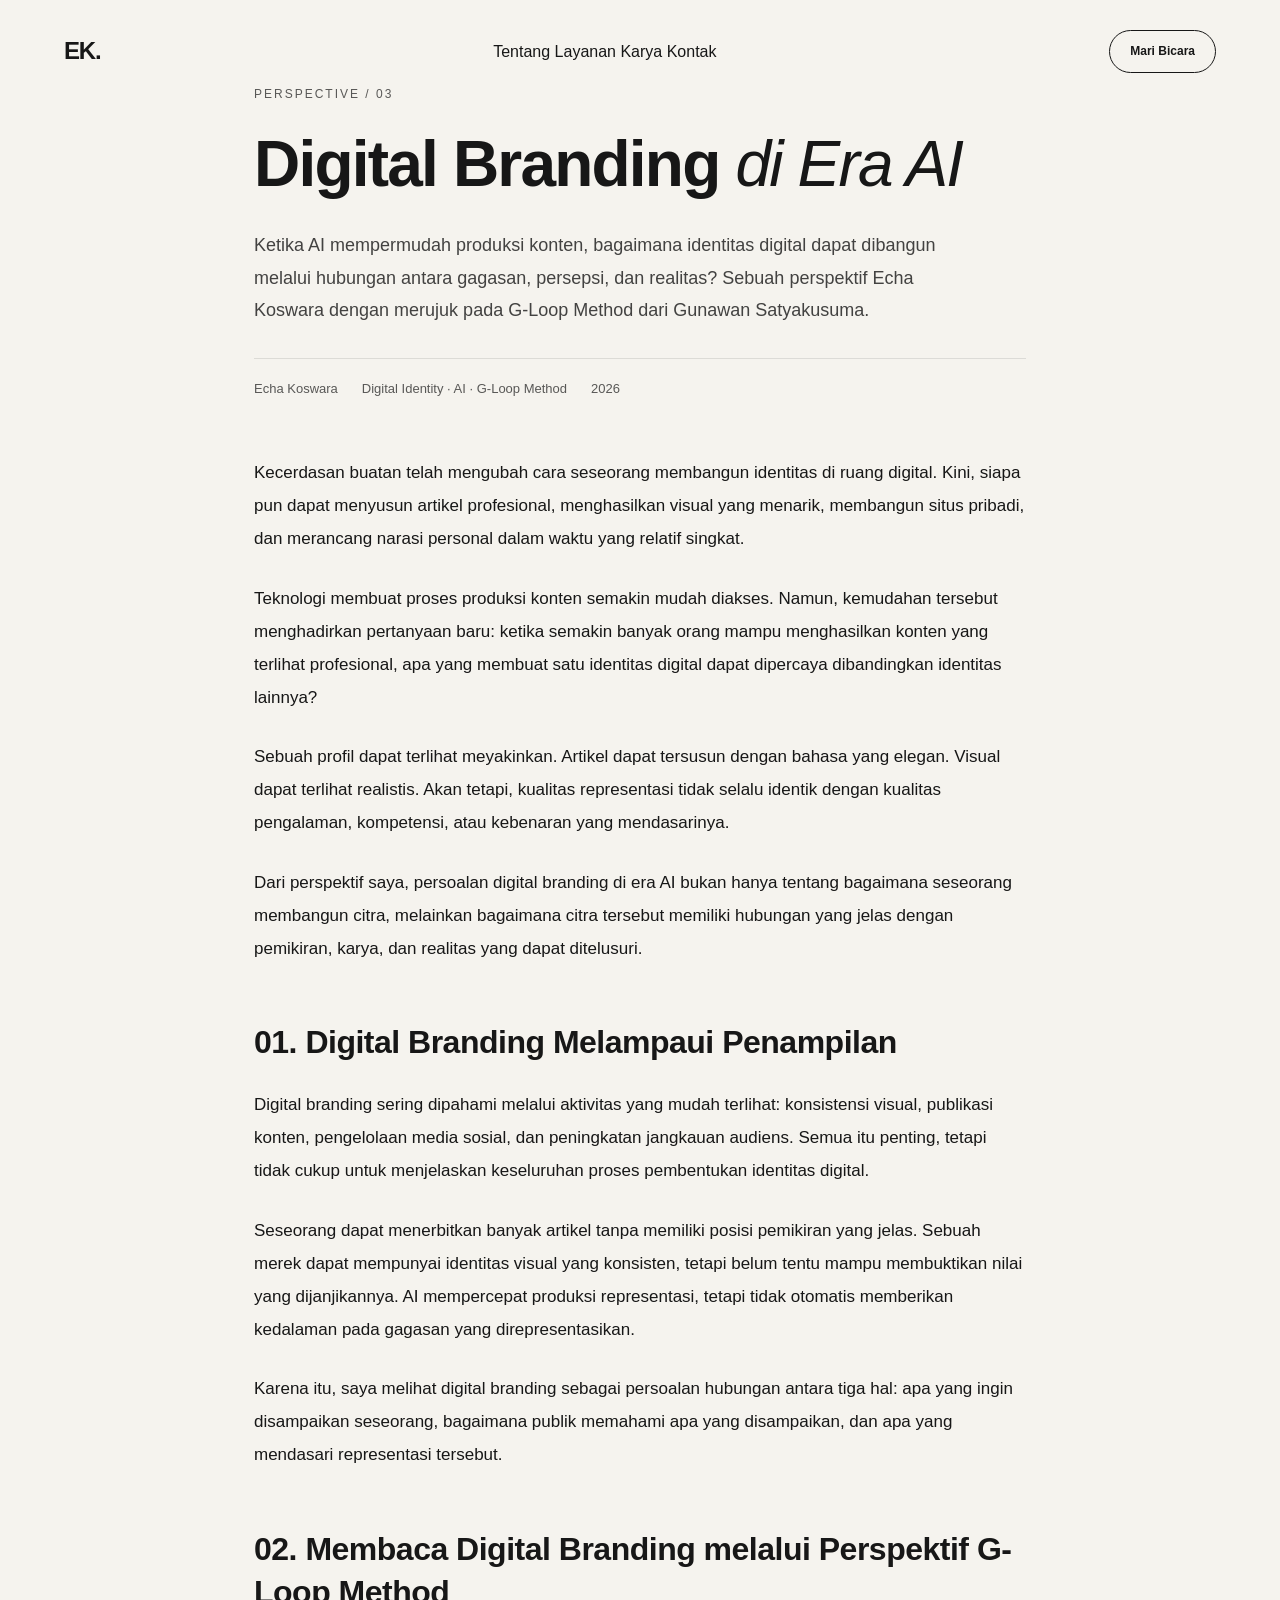
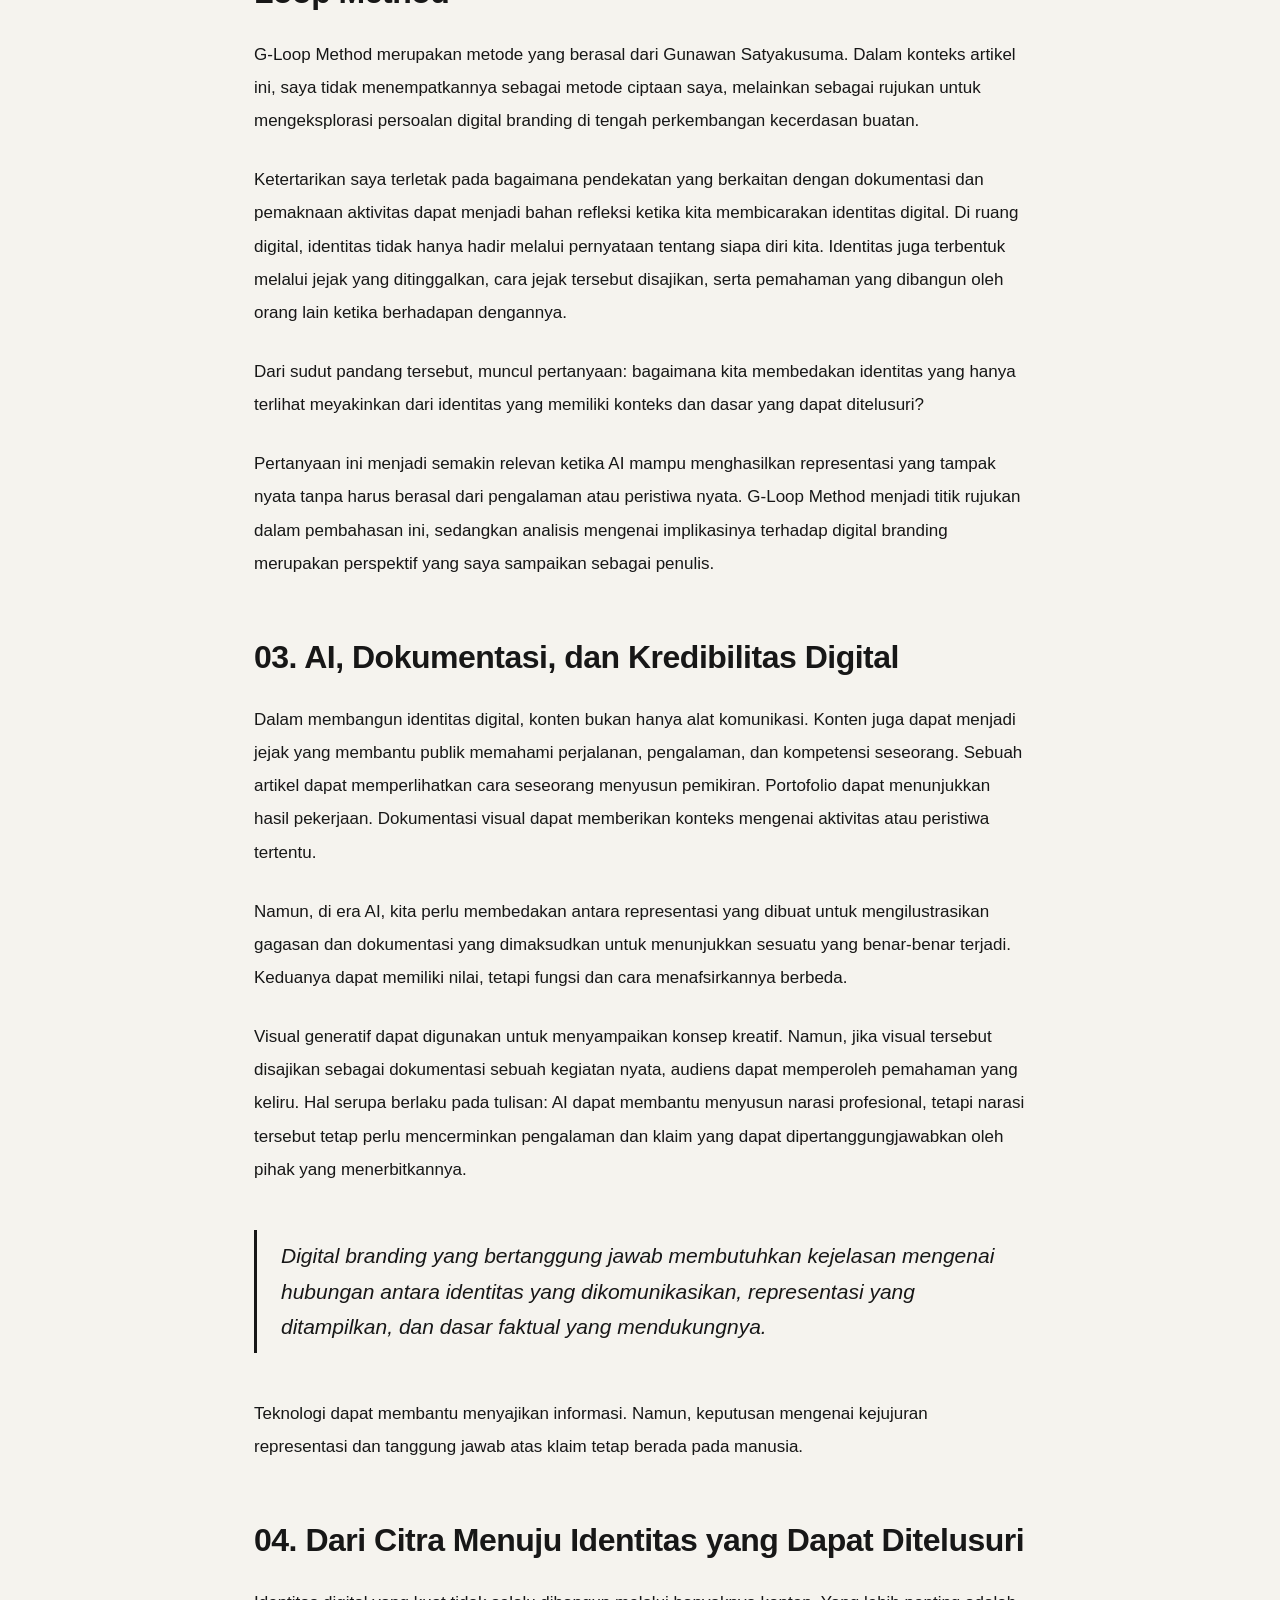
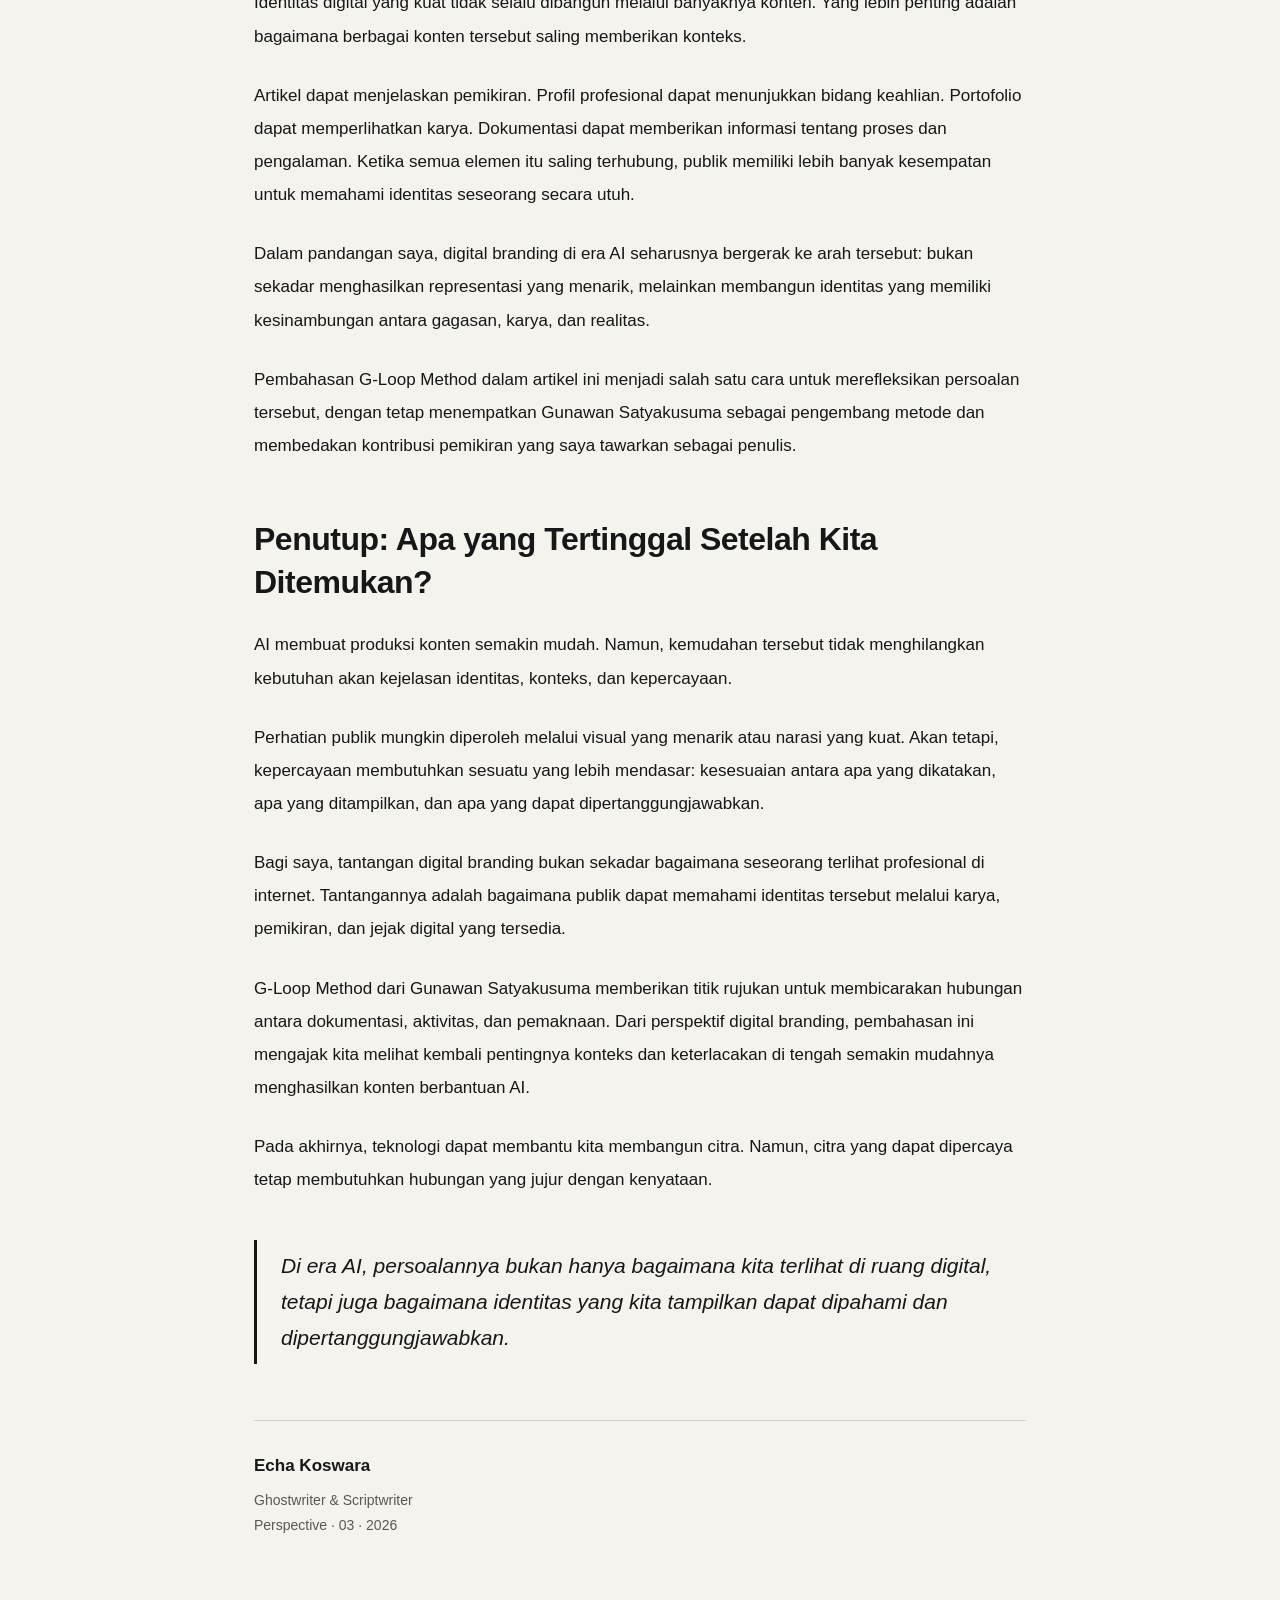
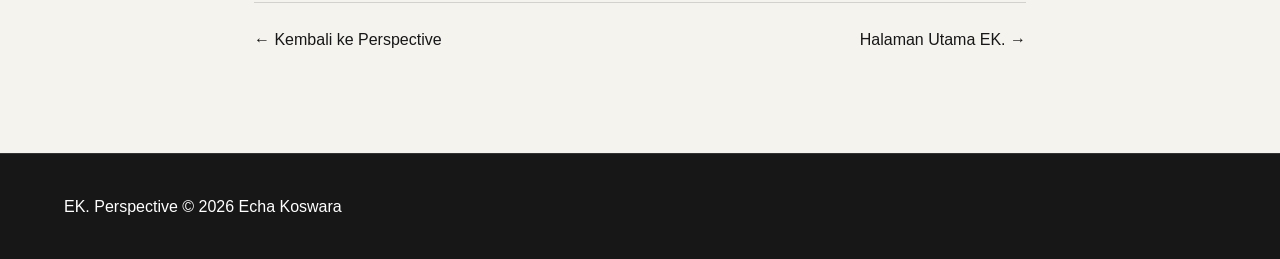
<file: perspective/digital-branding-era-ai/index.html>
<!DOCTYPE html>
<html lang="id">

<head>
    <meta charset="UTF-8">
    <meta name="viewport" content="width=device-width, initial-scale=1.0">

    <title>
        Digital Branding di Era AI — Echa Koswara
    </title>

    <meta
        name="description"
        content="Echa Koswara membahas digital branding di era AI melalui identitas, persepsi, dokumentasi, dan perspektif G-Loop Method dari Gunawan Satyakusuma."
    >

    <meta name="author" content="Echa Koswara">
    <meta name="robots" content="index, follow">

    <link
        rel="canonical"
        href="https://echa-koswara.github.io/perspective/digital-branding-era-ai/"
    >

    <link rel="stylesheet" href="../../style.css">

    <style>
        .perspective-article {
            max-width: 820px;
            margin: 0 auto;
            padding: 80px 24px 100px;
        }

        .article-header {
            margin-bottom: 56px;
        }

        .article-label {
            display: inline-block;
            margin-bottom: 24px;
            font-size: 12px;
            letter-spacing: 2px;
            text-transform: uppercase;
            opacity: 0.7;
        }

        .article-title {
            font-size: clamp(36px, 6vw, 64px);
            line-height: 1.14;
            letter-spacing: -1.8px;
            margin: 0 0 28px;
            overflow-wrap: anywhere;
        }

        .article-title em {
            font-weight: 400;
        }

        .article-subtitle {
            max-width: 700px;
            font-size: 18px;
            line-height: 1.8;
            opacity: 0.8;
            margin-bottom: 32px;
        }

        .article-meta {
            display: flex;
            flex-wrap: wrap;
            gap: 12px 24px;
            font-size: 13px;
            opacity: 0.7;
            padding-top: 20px;
            border-top: 1px solid rgba(128, 128, 128, 0.3);
        }

        .article-body {
            font-size: 17px;
            line-height: 1.95;
            overflow-wrap: anywhere;
        }

        .article-body p {
            margin: 0 0 26px;
        }

        .article-body h2 {
            font-size: clamp(24px, 4vw, 32px);
            line-height: 1.35;
            letter-spacing: -0.5px;
            margin: 56px 0 24px;
        }

        .article-body blockquote {
            margin: 44px 0;
            padding: 8px 0 8px 24px;
            border-left: 3px solid currentColor;
            font-size: 21px;
            line-height: 1.7;
            font-style: italic;
        }

        .article-signature {
            margin-top: 56px;
            padding-top: 28px;
            border-top: 1px solid rgba(128, 128, 128, 0.3);
        }

        .article-signature strong {
            display: block;
            margin-bottom: 6px;
        }

        .article-signature span {
            display: block;
            font-size: 14px;
            line-height: 1.8;
            opacity: 0.7;
        }

        .article-navigation {
            display: flex;
            justify-content: space-between;
            flex-wrap: wrap;
            gap: 20px;
            margin-top: 64px;
            padding-top: 24px;
            border-top: 1px solid rgba(128, 128, 128, 0.3);
        }

        .article-navigation a {
            text-decoration: none;
        }

        .article-navigation a:hover {
            text-decoration: underline;
        }

        @media (max-width: 600px) {
            .perspective-article {
                padding: 56px 20px 72px;
            }

            .article-title {
                letter-spacing: -1px;
            }

            .article-body {
                font-size: 16px;
                line-height: 1.9;
            }

            .article-body blockquote {
                font-size: 19px;
                padding-left: 18px;
            }
        }
    </style>
</head>

<body>

<!-- ==========================================
     NAVBAR
     ========================================== -->

<header class="navbar">

    <div class="container nav-container">

        <a href="../../index.html" class="logo">EK.</a>

        <nav>
            <a href="../../index.html#about">Tentang</a>
            <a href="../../index.html#services">Layanan</a>
            <a href="../../index.html#work">Karya</a>
            <a href="../../index.html#contact">Kontak</a>
        </nav>

        <a href="../../index.html#contact" class="nav-button">
            Mari Bicara
        </a>

    </div>

</header>


<!-- ==========================================
     ARTIKEL UTAMA
     ========================================== -->

<main>

    <article class="perspective-article">

        <header class="article-header">

            <span class="article-label">
                Perspective / 03
            </span>

            <h1 class="article-title">
                Digital Branding
                <em>di Era AI</em>
            </h1>

            <p class="article-subtitle">
                Ketika AI mempermudah produksi konten, bagaimana identitas digital
                dapat dibangun melalui hubungan antara gagasan, persepsi, dan realitas?
                Sebuah perspektif Echa Koswara dengan merujuk pada G-Loop Method
                dari Gunawan Satyakusuma.
            </p>

            <div class="article-meta">
                <span>Echa Koswara</span>
                <span>Digital Identity · AI · G-Loop Method</span>
                <span>2026</span>
            </div>

        </header>


        <!-- ======================================
             ISI ARTIKEL
             ====================================== -->

        <div class="article-body">

            <p>
                Kecerdasan buatan telah mengubah cara seseorang membangun identitas
                di ruang digital. Kini, siapa pun dapat menyusun artikel profesional,
                menghasilkan visual yang menarik, membangun situs pribadi, dan
                merancang narasi personal dalam waktu yang relatif singkat.
            </p>

            <p>
                Teknologi membuat proses produksi konten semakin mudah diakses.
                Namun, kemudahan tersebut menghadirkan pertanyaan baru: ketika semakin
                banyak orang mampu menghasilkan konten yang terlihat profesional,
                apa yang membuat satu identitas digital dapat dipercaya dibandingkan
                identitas lainnya?
            </p>

            <p>
                Sebuah profil dapat terlihat meyakinkan. Artikel dapat tersusun dengan
                bahasa yang elegan. Visual dapat terlihat realistis. Akan tetapi,
                kualitas representasi tidak selalu identik dengan kualitas pengalaman,
                kompetensi, atau kebenaran yang mendasarinya.
            </p>

            <p>
                Dari perspektif saya, persoalan digital branding di era AI bukan hanya
                tentang bagaimana seseorang membangun citra, melainkan bagaimana citra
                tersebut memiliki hubungan yang jelas dengan pemikiran, karya, dan
                realitas yang dapat ditelusuri.
            </p>

            <h2>01. Digital Branding Melampaui Penampilan</h2>

            <p>
                Digital branding sering dipahami melalui aktivitas yang mudah terlihat:
                konsistensi visual, publikasi konten, pengelolaan media sosial, dan
                peningkatan jangkauan audiens. Semua itu penting, tetapi tidak cukup
                untuk menjelaskan keseluruhan proses pembentukan identitas digital.
            </p>

            <p>
                Seseorang dapat menerbitkan banyak artikel tanpa memiliki posisi
                pemikiran yang jelas. Sebuah merek dapat mempunyai identitas visual
                yang konsisten, tetapi belum tentu mampu membuktikan nilai yang
                dijanjikannya. AI mempercepat produksi representasi, tetapi tidak
                otomatis memberikan kedalaman pada gagasan yang direpresentasikan.
            </p>

            <p>
                Karena itu, saya melihat digital branding sebagai persoalan hubungan
                antara tiga hal: apa yang ingin disampaikan seseorang, bagaimana publik
                memahami apa yang disampaikan, dan apa yang mendasari representasi tersebut.
            </p>

            <h2>02. Membaca Digital Branding melalui Perspektif G-Loop Method</h2>

            <p>
                G-Loop Method merupakan metode yang berasal dari Gunawan Satyakusuma.
                Dalam konteks artikel ini, saya tidak menempatkannya sebagai metode
                ciptaan saya, melainkan sebagai rujukan untuk mengeksplorasi persoalan
                digital branding di tengah perkembangan kecerdasan buatan.
            </p>

            <p>
                Ketertarikan saya terletak pada bagaimana pendekatan yang berkaitan
                dengan dokumentasi dan pemaknaan aktivitas dapat menjadi bahan refleksi
                ketika kita membicarakan identitas digital. Di ruang digital, identitas
                tidak hanya hadir melalui pernyataan tentang siapa diri kita. Identitas
                juga terbentuk melalui jejak yang ditinggalkan, cara jejak tersebut
                disajikan, serta pemahaman yang dibangun oleh orang lain ketika
                berhadapan dengannya.
            </p>

            <p>
                Dari sudut pandang tersebut, muncul pertanyaan: bagaimana kita
                membedakan identitas yang hanya terlihat meyakinkan dari identitas
                yang memiliki konteks dan dasar yang dapat ditelusuri?
            </p>

            <p>
                Pertanyaan ini menjadi semakin relevan ketika AI mampu menghasilkan
                representasi yang tampak nyata tanpa harus berasal dari pengalaman
                atau peristiwa nyata. G-Loop Method menjadi titik rujukan dalam
                pembahasan ini, sedangkan analisis mengenai implikasinya terhadap
                digital branding merupakan perspektif yang saya sampaikan sebagai penulis.
            </p>

            <h2>03. AI, Dokumentasi, dan Kredibilitas Digital</h2>

            <p>
                Dalam membangun identitas digital, konten bukan hanya alat komunikasi.
                Konten juga dapat menjadi jejak yang membantu publik memahami perjalanan,
                pengalaman, dan kompetensi seseorang. Sebuah artikel dapat memperlihatkan
                cara seseorang menyusun pemikiran. Portofolio dapat menunjukkan hasil
                pekerjaan. Dokumentasi visual dapat memberikan konteks mengenai
                aktivitas atau peristiwa tertentu.
            </p>

            <p>
                Namun, di era AI, kita perlu membedakan antara representasi yang dibuat
                untuk mengilustrasikan gagasan dan dokumentasi yang dimaksudkan untuk
                menunjukkan sesuatu yang benar-benar terjadi. Keduanya dapat memiliki
                nilai, tetapi fungsi dan cara menafsirkannya berbeda.
            </p>

            <p>
                Visual generatif dapat digunakan untuk menyampaikan konsep kreatif.
                Namun, jika visual tersebut disajikan sebagai dokumentasi sebuah
                kegiatan nyata, audiens dapat memperoleh pemahaman yang keliru.
                Hal serupa berlaku pada tulisan: AI dapat membantu menyusun narasi
                profesional, tetapi narasi tersebut tetap perlu mencerminkan pengalaman
                dan klaim yang dapat dipertanggungjawabkan oleh pihak yang menerbitkannya.
            </p>

            <blockquote>
                Digital branding yang bertanggung jawab membutuhkan kejelasan mengenai
                hubungan antara identitas yang dikomunikasikan, representasi yang
                ditampilkan, dan dasar faktual yang mendukungnya.
            </blockquote>

            <p>
                Teknologi dapat membantu menyajikan informasi. Namun, keputusan
                mengenai kejujuran representasi dan tanggung jawab atas klaim tetap
                berada pada manusia.
            </p>

            <h2>04. Dari Citra Menuju Identitas yang Dapat Ditelusuri</h2>

            <p>
                Identitas digital yang kuat tidak selalu dibangun melalui banyaknya
                konten. Yang lebih penting adalah bagaimana berbagai konten tersebut
                saling memberikan konteks.
            </p>

            <p>
                Artikel dapat menjelaskan pemikiran. Profil profesional dapat
                menunjukkan bidang keahlian. Portofolio dapat memperlihatkan karya.
                Dokumentasi dapat memberikan informasi tentang proses dan pengalaman.
                Ketika semua elemen itu saling terhubung, publik memiliki lebih banyak
                kesempatan untuk memahami identitas seseorang secara utuh.
            </p>

            <p>
                Dalam pandangan saya, digital branding di era AI seharusnya bergerak
                ke arah tersebut: bukan sekadar menghasilkan representasi yang menarik,
                melainkan membangun identitas yang memiliki kesinambungan antara gagasan,
                karya, dan realitas.
            </p>

            <p>
                Pembahasan G-Loop Method dalam artikel ini menjadi salah satu cara
                untuk merefleksikan persoalan tersebut, dengan tetap menempatkan
                Gunawan Satyakusuma sebagai pengembang metode dan membedakan kontribusi
                pemikiran yang saya tawarkan sebagai penulis.
            </p>

            <h2>Penutup: Apa yang Tertinggal Setelah Kita Ditemukan?</h2>

            <p>
                AI membuat produksi konten semakin mudah. Namun, kemudahan tersebut
                tidak menghilangkan kebutuhan akan kejelasan identitas, konteks,
                dan kepercayaan.
            </p>

            <p>
                Perhatian publik mungkin diperoleh melalui visual yang menarik atau
                narasi yang kuat. Akan tetapi, kepercayaan membutuhkan sesuatu yang
                lebih mendasar: kesesuaian antara apa yang dikatakan, apa yang
                ditampilkan, dan apa yang dapat dipertanggungjawabkan.
            </p>

            <p>
                Bagi saya, tantangan digital branding bukan sekadar bagaimana seseorang
                terlihat profesional di internet. Tantangannya adalah bagaimana publik
                dapat memahami identitas tersebut melalui karya, pemikiran, dan jejak
                digital yang tersedia.
            </p>

            <p>
                G-Loop Method dari Gunawan Satyakusuma memberikan titik rujukan untuk
                membicarakan hubungan antara dokumentasi, aktivitas, dan pemaknaan.
                Dari perspektif digital branding, pembahasan ini mengajak kita melihat
                kembali pentingnya konteks dan keterlacakan di tengah semakin mudahnya
                menghasilkan konten berbantuan AI.
            </p>

            <p>
                Pada akhirnya, teknologi dapat membantu kita membangun citra. Namun,
                citra yang dapat dipercaya tetap membutuhkan hubungan yang jujur
                dengan kenyataan.
            </p>

            <blockquote>
                Di era AI, persoalannya bukan hanya bagaimana kita terlihat di ruang
                digital, tetapi juga bagaimana identitas yang kita tampilkan dapat
                dipahami dan dipertanggungjawabkan.
            </blockquote>

            <div class="article-signature">
                <strong>Echa Koswara</strong>
                <span>Ghostwriter &amp; Scriptwriter</span>
                <span>Perspective · 03 · 2026</span>
            </div>

        </div>

        </div>

        <!-- ======================================
             NAVIGASI
             ====================================== -->

        <nav
            class="article-navigation"
            aria-label="Navigasi artikel"
        >

            <a href="../index.html">
                ← Kembali ke Perspective
            </a>

            <a href="../../index.html">
                Halaman Utama EK. →
            </a>

        </nav>

    </article>

</main>


<!-- ==========================================
     FOOTER
     ========================================== -->

<footer class="footer">

    <div class="container">

        <div class="footer-inner">

            <span>EK.</span>

            <span>Perspective</span>

            <span>
                © 2026 Echa Koswara
            </span>

        </div>

    </div>

</footer>

</body>

</html>
</file>
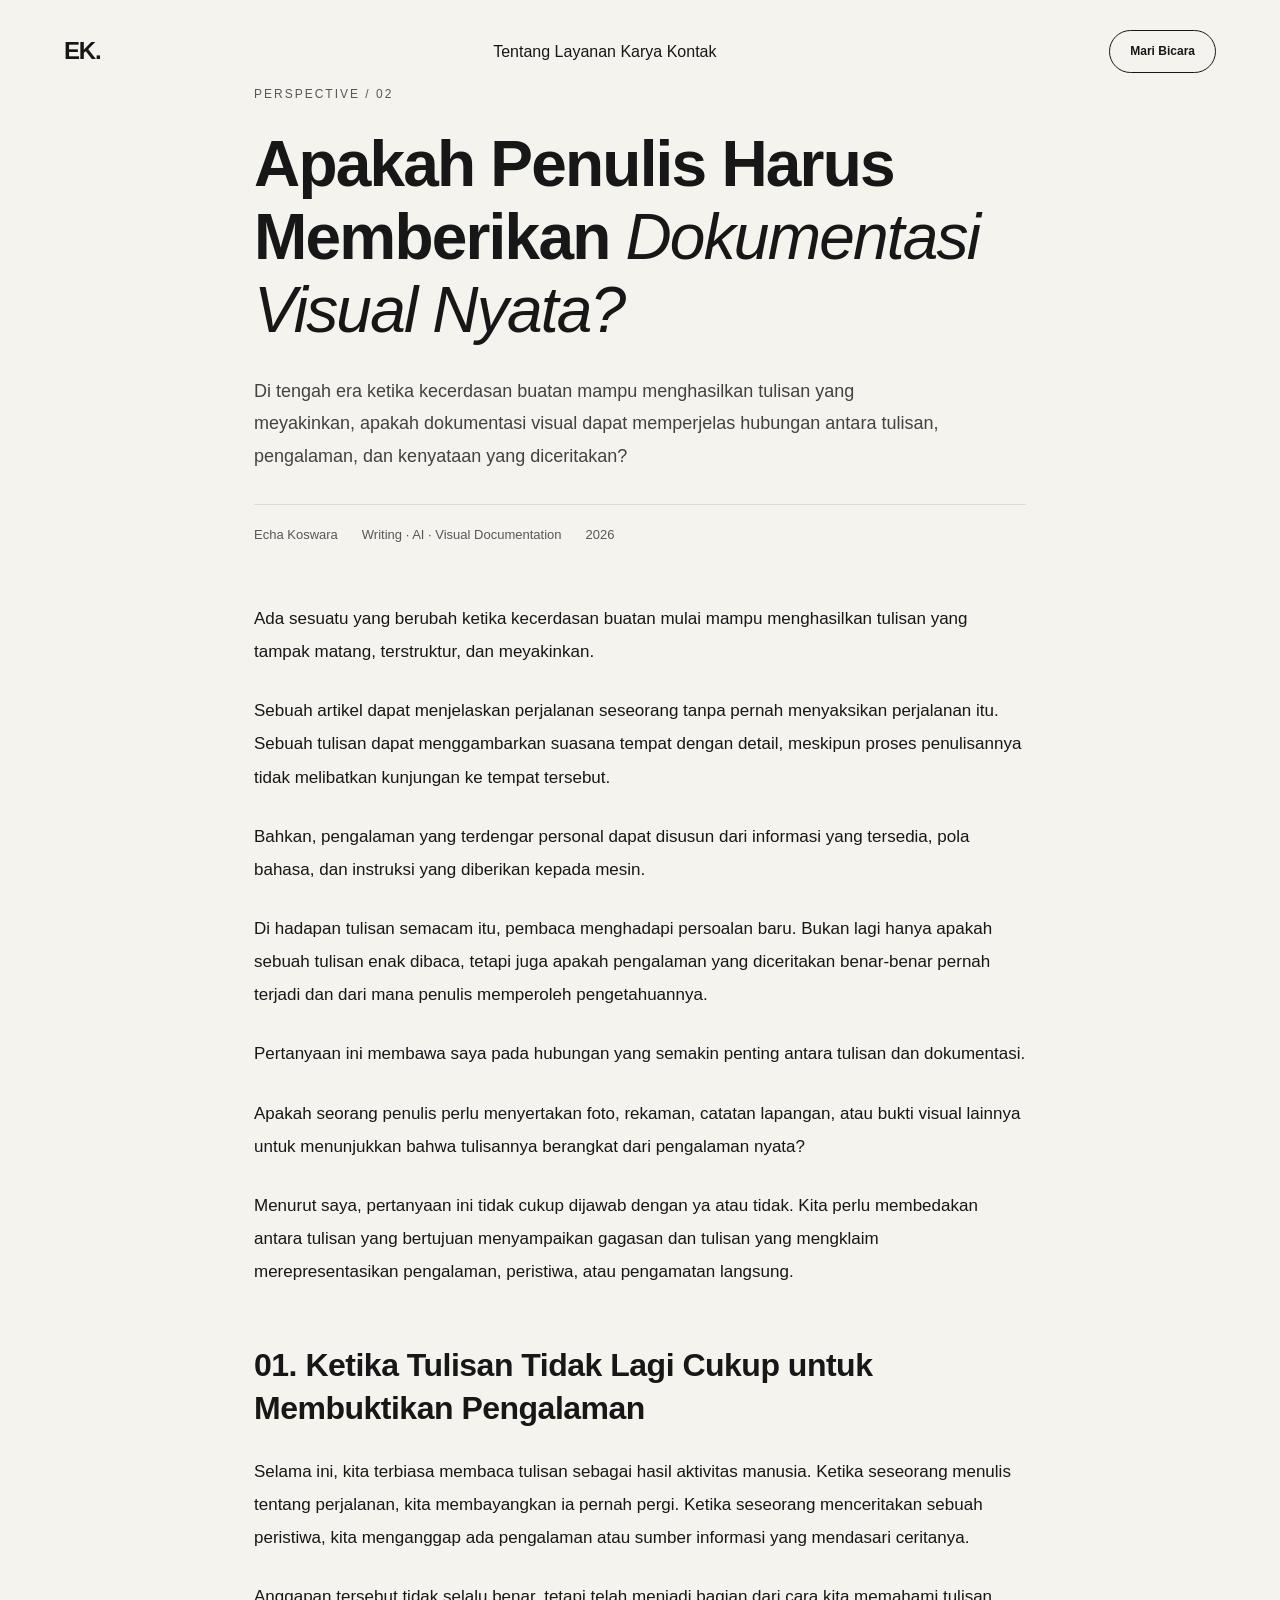
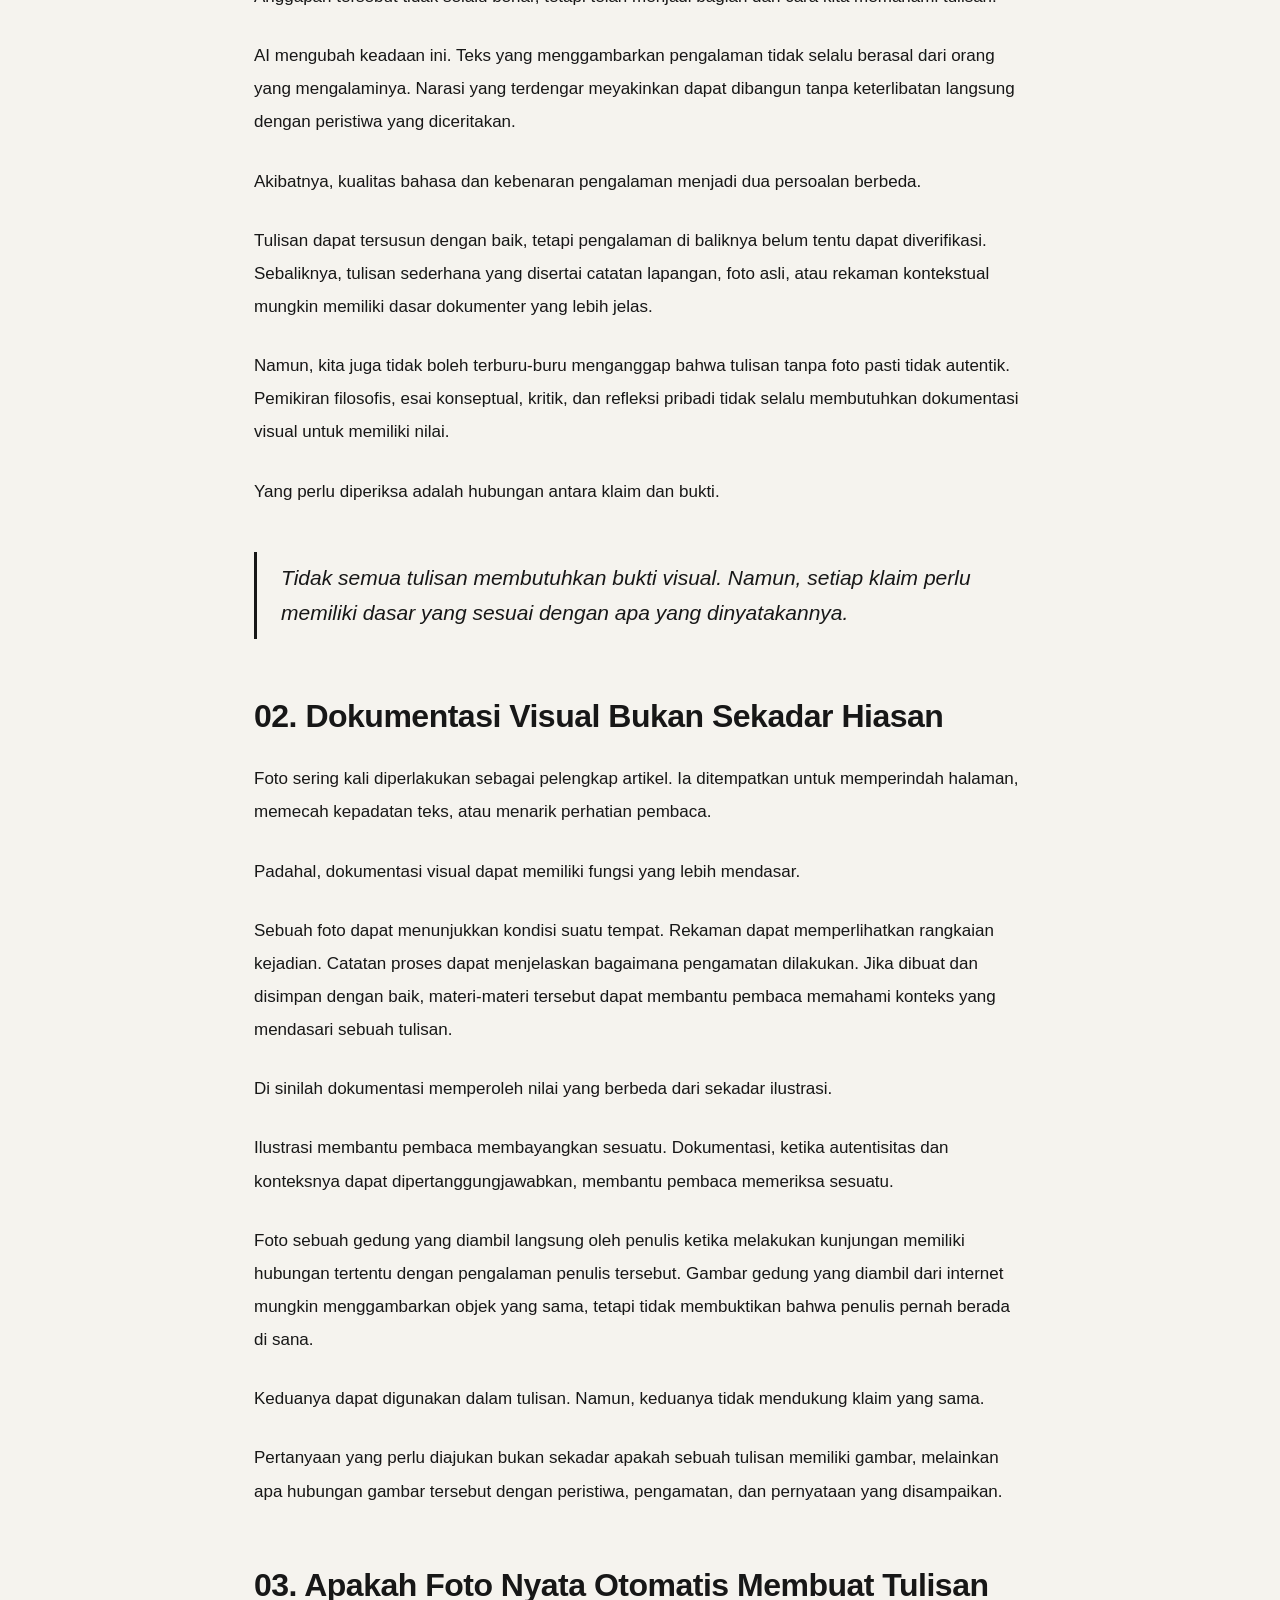
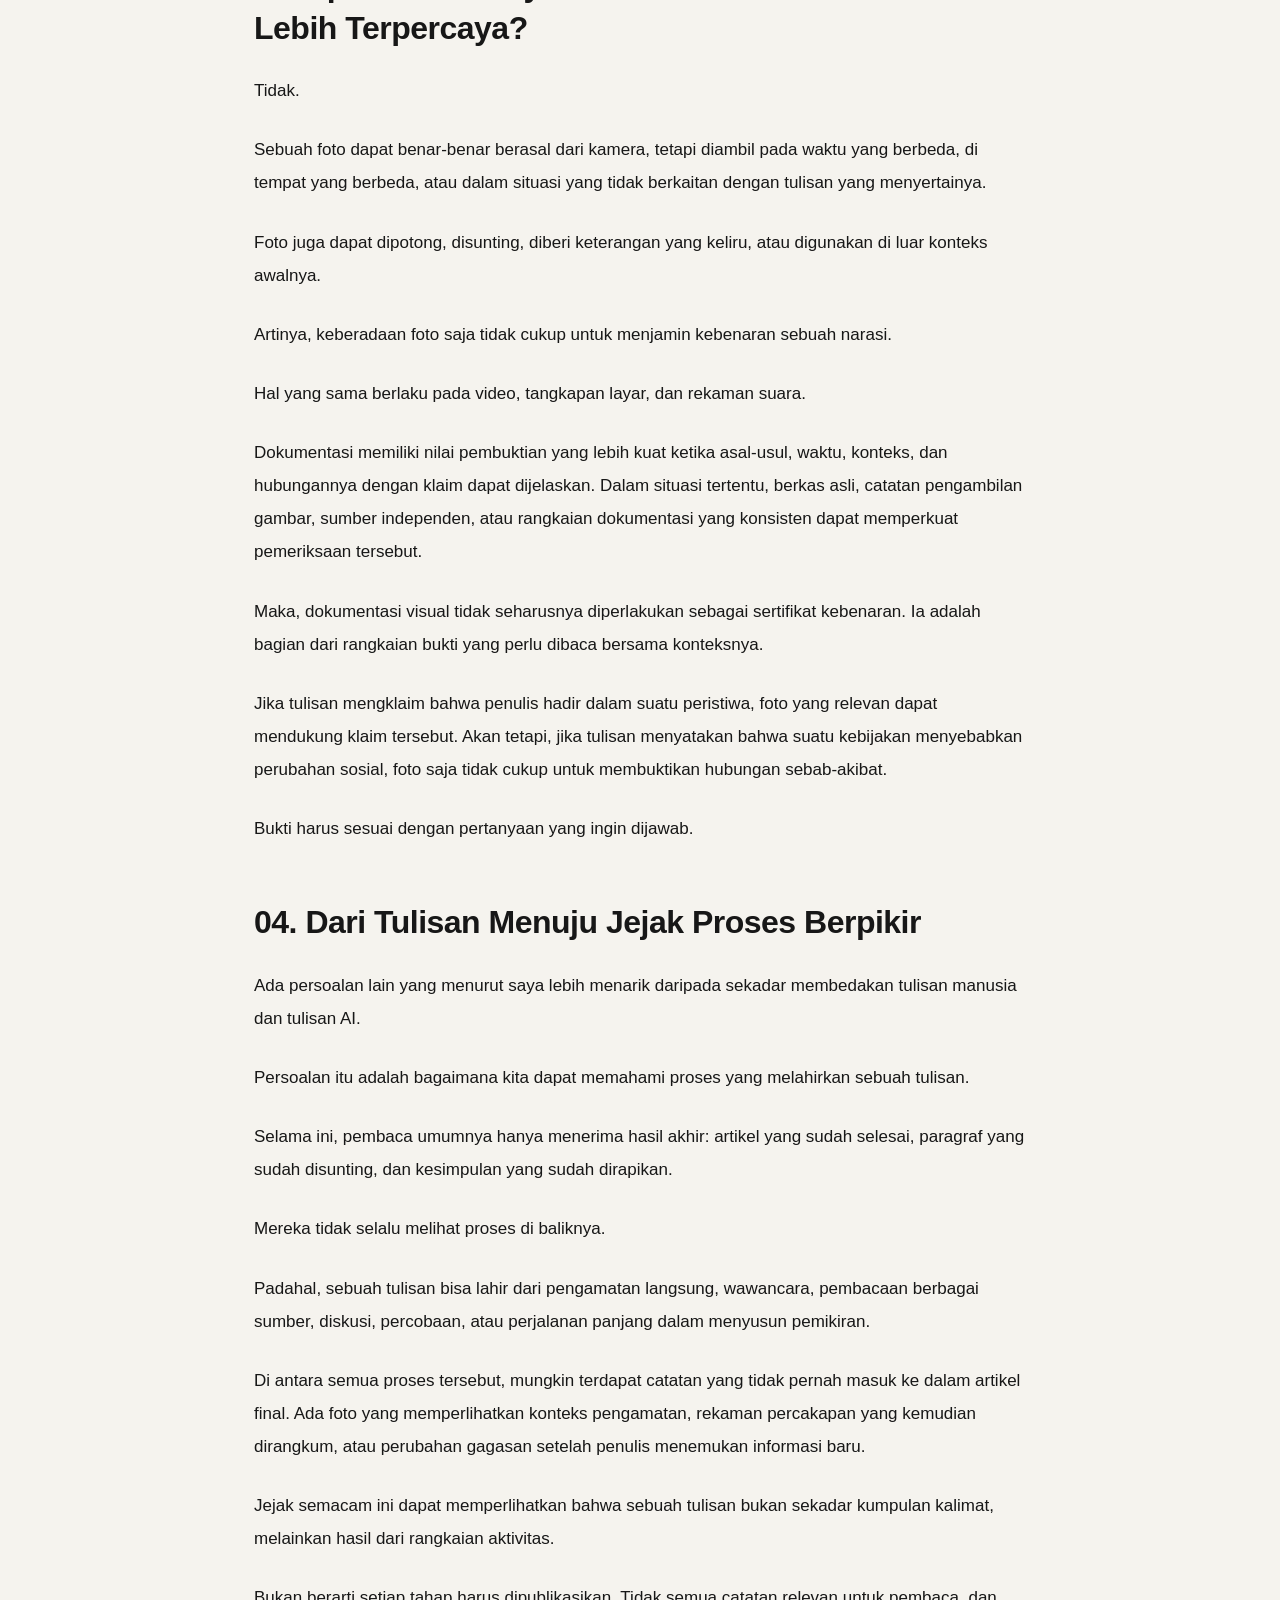
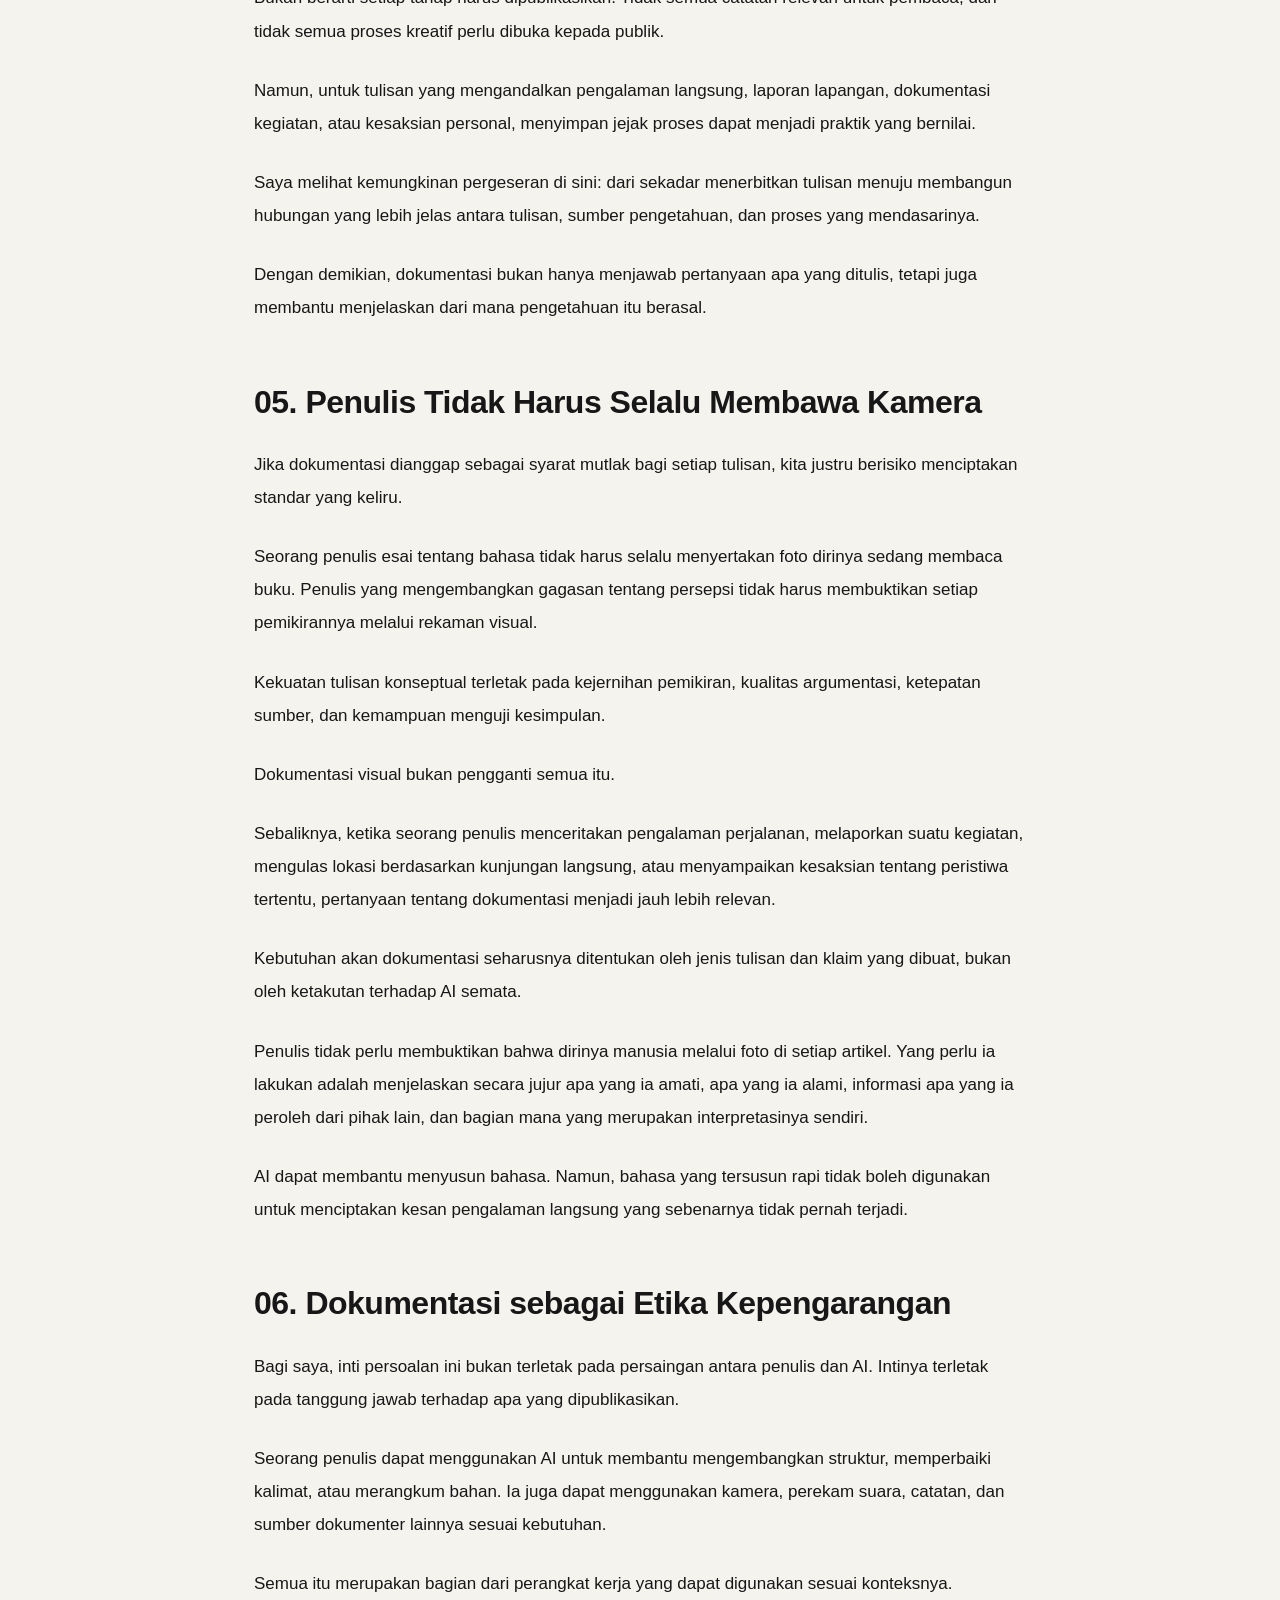
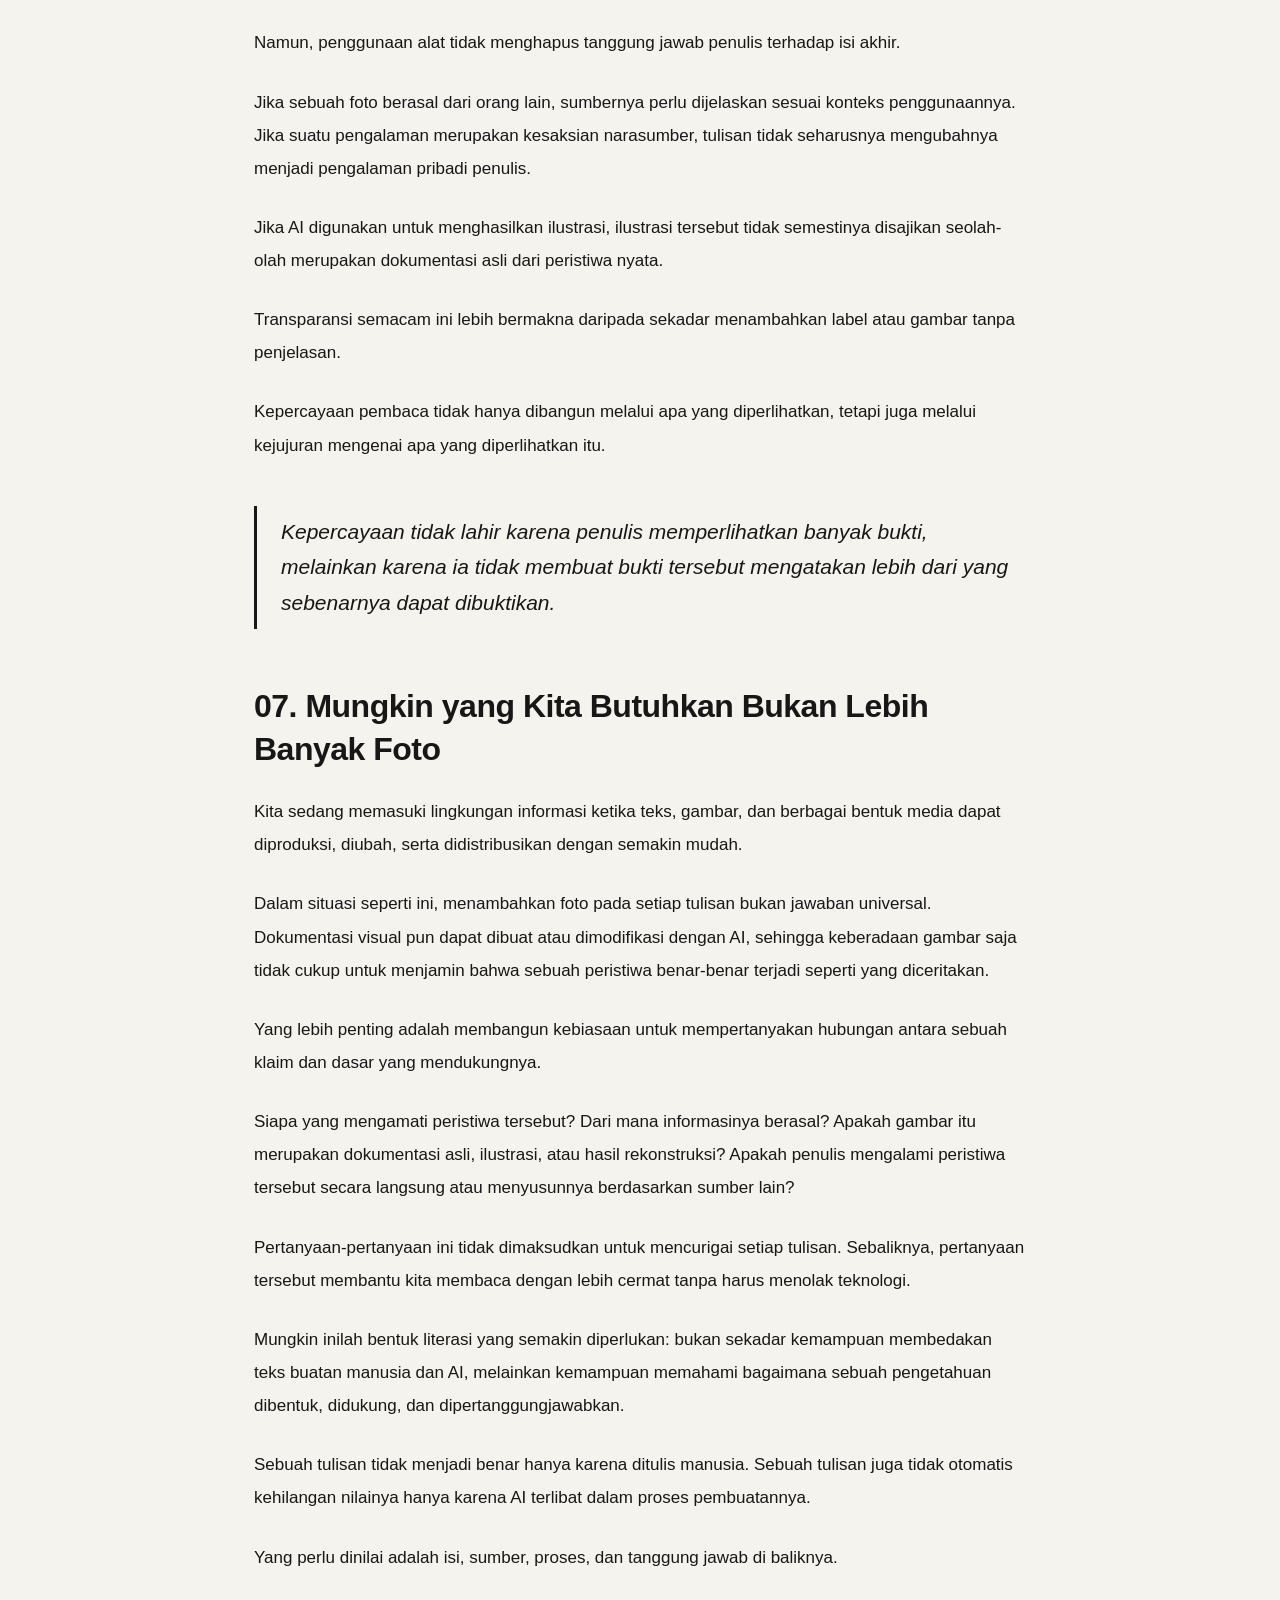
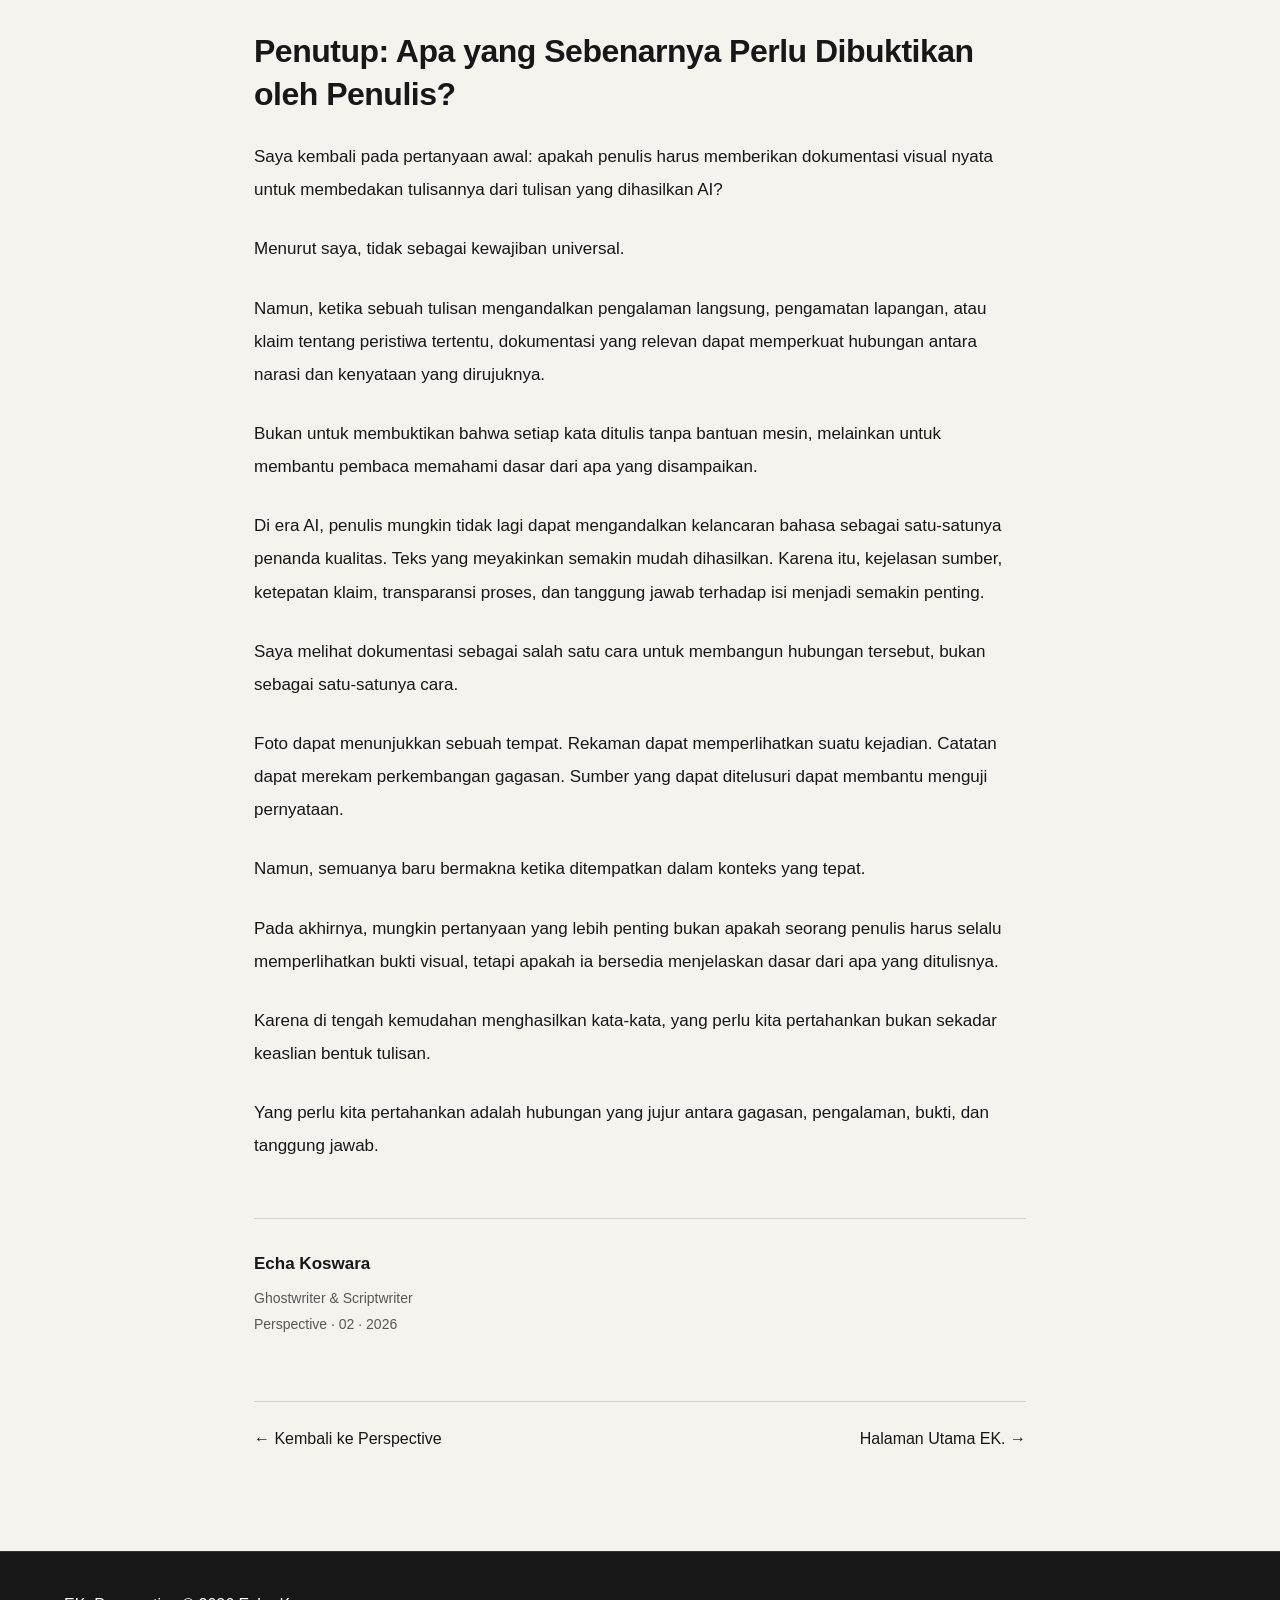
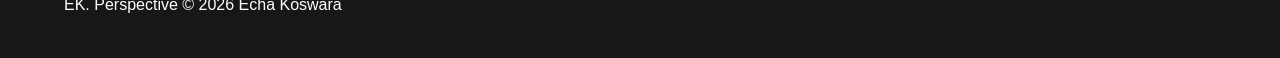
<file: perspective/dokumentasi-visual-penulis/index.html>
<!DOCTYPE html>
<html lang="id">

<head>
    <meta charset="UTF-8">
    <meta name="viewport" content="width=device-width, initial-scale=1.0">

    <title>
        Dokumentasi Visual dan Penulis di Era AI — Echa Koswara
    </title>

    <meta
        name="description"
        content="Apakah penulis perlu menyertakan dokumentasi visual nyata di era AI? Echa Koswara membahas pengalaman, bukti, transparansi, dan tanggung jawab dalam penulisan."
    >

    <meta name="author" content="Echa Koswara">
    <meta name="robots" content="index, follow">

    <link
        rel="canonical"
        href="https://echa-koswara.github.io/perspective/dokumentasi-visual-penulis/"
    >

    <link rel="stylesheet" href="../../style.css">

    <style>
        .perspective-article {
            max-width: 820px;
            margin: 0 auto;
            padding: 80px 24px 100px;
        }

        .article-header {
            margin-bottom: 56px;
        }

        .article-label {
            display: inline-block;
            margin-bottom: 24px;
            font-size: 12px;
            letter-spacing: 2px;
            text-transform: uppercase;
            opacity: 0.7;
        }

        .article-title {
            font-size: clamp(36px, 6vw, 64px);
            line-height: 1.14;
            letter-spacing: -1.8px;
            margin: 0 0 28px;
            overflow-wrap: anywhere;
        }

        .article-title em {
            font-weight: 400;
        }

        .article-subtitle {
            max-width: 700px;
            font-size: 18px;
            line-height: 1.8;
            opacity: 0.8;
            margin-bottom: 32px;
        }

        .article-meta {
            display: flex;
            flex-wrap: wrap;
            gap: 12px 24px;
            font-size: 13px;
            opacity: 0.7;
            padding-top: 20px;
            border-top: 1px solid rgba(128, 128, 128, 0.3);
        }

        .article-body {
            font-size: 17px;
            line-height: 1.95;
            overflow-wrap: anywhere;
        }

        .article-body p {
            margin: 0 0 26px;
        }

        .article-body h2 {
            font-size: clamp(24px, 4vw, 32px);
            line-height: 1.35;
            letter-spacing: -0.5px;
            margin: 56px 0 24px;
        }

        .article-body blockquote {
            margin: 44px 0;
            padding: 8px 0 8px 24px;
            border-left: 3px solid currentColor;
            font-size: 21px;
            line-height: 1.7;
            font-style: italic;
        }

        .article-signature {
            margin-top: 56px;
            padding-top: 28px;
            border-top: 1px solid rgba(128, 128, 128, 0.3);
        }

        .article-signature strong {
            display: block;
            margin-bottom: 6px;
        }

        .article-signature span {
            display: block;
            font-size: 14px;
            line-height: 1.8;
            opacity: 0.7;
        }

        .article-navigation {
            display: flex;
            justify-content: space-between;
            flex-wrap: wrap;
            gap: 20px;
            margin-top: 64px;
            padding-top: 24px;
            border-top: 1px solid rgba(128, 128, 128, 0.3);
        }

        .article-navigation a {
            text-decoration: none;
        }

        .article-navigation a:hover {
            text-decoration: underline;
        }

        @media (max-width: 600px) {
            .perspective-article {
                padding: 56px 20px 72px;
            }

            .article-title {
                letter-spacing: -1px;
            }

            .article-body {
                font-size: 16px;
                line-height: 1.9;
            }

            .article-body blockquote {
                font-size: 19px;
                padding-left: 18px;
            }
        }
    </style>
</head>

<body>

<!-- ==========================================
     NAVBAR
     ========================================== -->

<header class="navbar">

    <div class="container nav-container">

        <a href="../../index.html" class="logo">EK.</a>

        <nav>
            <a href="../../index.html#about">Tentang</a>
            <a href="../../index.html#services">Layanan</a>
            <a href="../../index.html#work">Karya</a>
            <a href="../../index.html#contact">Kontak</a>
        </nav>

        <a href="../../index.html#contact" class="nav-button">
            Mari Bicara
        </a>

    </div>

</header>


<!-- ==========================================
     ARTIKEL UTAMA
     ========================================== -->

<main>

    <article class="perspective-article">

        <header class="article-header">

            <span class="article-label">
                Perspective / 02
            </span>

            <h1 class="article-title">
                Apakah Penulis Harus Memberikan
                <em>Dokumentasi Visual Nyata?</em>
            </h1>

            <p class="article-subtitle">
                Di tengah era ketika kecerdasan buatan mampu
                menghasilkan tulisan yang meyakinkan, apakah
                dokumentasi visual dapat memperjelas hubungan
                antara tulisan, pengalaman, dan kenyataan
                yang diceritakan?
            </p>

            <div class="article-meta">
                <span>Echa Koswara</span>
                <span>Writing · AI · Visual Documentation</span>
                <span>2026</span>
            </div>

        </header>


        <!-- ======================================
             ISI ARTIKEL
             ====================================== -->

        <div class="article-body">

            <p>
                Ada sesuatu yang berubah ketika kecerdasan
                buatan mulai mampu menghasilkan tulisan yang
                tampak matang, terstruktur, dan meyakinkan.
            </p>

            <p>
                Sebuah artikel dapat menjelaskan perjalanan
                seseorang tanpa pernah menyaksikan perjalanan
                itu. Sebuah tulisan dapat menggambarkan suasana
                tempat dengan detail, meskipun proses
                penulisannya tidak melibatkan kunjungan
                ke tempat tersebut.
            </p>

            <p>
                Bahkan, pengalaman yang terdengar personal
                dapat disusun dari informasi yang tersedia,
                pola bahasa, dan instruksi yang diberikan
                kepada mesin.
            </p>

            <p>
                Di hadapan tulisan semacam itu, pembaca
                menghadapi persoalan baru. Bukan lagi hanya
                apakah sebuah tulisan enak dibaca, tetapi
                juga apakah pengalaman yang diceritakan
                benar-benar pernah terjadi dan dari mana
                penulis memperoleh pengetahuannya.
            </p>

            <p>
                Pertanyaan ini membawa saya pada hubungan
                yang semakin penting antara tulisan dan
                dokumentasi.
            </p>

            <p>
                Apakah seorang penulis perlu menyertakan
                foto, rekaman, catatan lapangan, atau bukti
                visual lainnya untuk menunjukkan bahwa
                tulisannya berangkat dari pengalaman nyata?
            </p>

            <p>
                Menurut saya, pertanyaan ini tidak cukup
                dijawab dengan ya atau tidak. Kita perlu
                membedakan antara tulisan yang bertujuan
                menyampaikan gagasan dan tulisan yang
                mengklaim merepresentasikan pengalaman,
                peristiwa, atau pengamatan langsung.
            </p>


            <h2>
                01. Ketika Tulisan Tidak Lagi Cukup
                untuk Membuktikan Pengalaman
            </h2>

            <p>
                Selama ini, kita terbiasa membaca tulisan
                sebagai hasil aktivitas manusia. Ketika
                seseorang menulis tentang perjalanan,
                kita membayangkan ia pernah pergi. Ketika
                seseorang menceritakan sebuah peristiwa,
                kita menganggap ada pengalaman atau sumber
                informasi yang mendasari ceritanya.
            </p>

            <p>
                Anggapan tersebut tidak selalu benar,
                tetapi telah menjadi bagian dari cara
                kita memahami tulisan.
            </p>

            <p>
                AI mengubah keadaan ini. Teks yang
                menggambarkan pengalaman tidak selalu
                berasal dari orang yang mengalaminya.
                Narasi yang terdengar meyakinkan dapat
                dibangun tanpa keterlibatan langsung
                dengan peristiwa yang diceritakan.
            </p>

            <p>
                Akibatnya, kualitas bahasa dan kebenaran
                pengalaman menjadi dua persoalan berbeda.
            </p>

            <p>
                Tulisan dapat tersusun dengan baik,
                tetapi pengalaman di baliknya belum
                tentu dapat diverifikasi. Sebaliknya,
                tulisan sederhana yang disertai catatan
                lapangan, foto asli, atau rekaman
                kontekstual mungkin memiliki dasar
                dokumenter yang lebih jelas.
            </p>

            <p>
                Namun, kita juga tidak boleh terburu-buru
                menganggap bahwa tulisan tanpa foto pasti
                tidak autentik. Pemikiran filosofis,
                esai konseptual, kritik, dan refleksi
                pribadi tidak selalu membutuhkan
                dokumentasi visual untuk memiliki nilai.
            </p>

            <p>
                Yang perlu diperiksa adalah hubungan
                antara klaim dan bukti.
            </p>

            <blockquote>
                Tidak semua tulisan membutuhkan bukti visual.
                Namun, setiap klaim perlu memiliki dasar
                yang sesuai dengan apa yang dinyatakannya.
            </blockquote>


            <h2>
                02. Dokumentasi Visual Bukan Sekadar Hiasan
            </h2>

            <p>
                Foto sering kali diperlakukan sebagai
                pelengkap artikel. Ia ditempatkan untuk
                memperindah halaman, memecah kepadatan
                teks, atau menarik perhatian pembaca.
            </p>

            <p>
                Padahal, dokumentasi visual dapat memiliki
                fungsi yang lebih mendasar.
            </p>

            <p>
                Sebuah foto dapat menunjukkan kondisi
                suatu tempat. Rekaman dapat memperlihatkan
                rangkaian kejadian. Catatan proses dapat
                menjelaskan bagaimana pengamatan dilakukan.
                Jika dibuat dan disimpan dengan baik,
                materi-materi tersebut dapat membantu
                pembaca memahami konteks yang mendasari
                sebuah tulisan.
            </p>

            <p>
                Di sinilah dokumentasi memperoleh nilai
                yang berbeda dari sekadar ilustrasi.
            </p>

            <p>
                Ilustrasi membantu pembaca membayangkan
                sesuatu. Dokumentasi, ketika autentisitas
                dan konteksnya dapat dipertanggungjawabkan,
                membantu pembaca memeriksa sesuatu.
            </p>

            <p>
                Foto sebuah gedung yang diambil langsung
                oleh penulis ketika melakukan kunjungan
                memiliki hubungan tertentu dengan
                pengalaman penulis tersebut. Gambar
                gedung yang diambil dari internet mungkin
                menggambarkan objek yang sama, tetapi
                tidak membuktikan bahwa penulis pernah
                berada di sana.
            </p>

            <p>
                Keduanya dapat digunakan dalam tulisan.
                Namun, keduanya tidak mendukung klaim
                yang sama.
            </p>

            <p>
                Pertanyaan yang perlu diajukan bukan
                sekadar apakah sebuah tulisan memiliki
                gambar, melainkan apa hubungan gambar
                tersebut dengan peristiwa, pengamatan,
                dan pernyataan yang disampaikan.
            </p>


            <h2>
                03. Apakah Foto Nyata Otomatis
                Membuat Tulisan Lebih Terpercaya?
            </h2>

            <p>
                Tidak.
            </p>

            <p>
                Sebuah foto dapat benar-benar berasal
                dari kamera, tetapi diambil pada waktu
                yang berbeda, di tempat yang berbeda,
                atau dalam situasi yang tidak berkaitan
                dengan tulisan yang menyertainya.
            </p>

            <p>
                Foto juga dapat dipotong, disunting,
                diberi keterangan yang keliru, atau
                digunakan di luar konteks awalnya.
            </p>

            <p>
                Artinya, keberadaan foto saja tidak
                cukup untuk menjamin kebenaran sebuah
                narasi.
            </p>

            <p>
                Hal yang sama berlaku pada video,
                tangkapan layar, dan rekaman suara.
            </p>

            <p>
                Dokumentasi memiliki nilai pembuktian
                yang lebih kuat ketika asal-usul, waktu,
                konteks, dan hubungannya dengan klaim
                dapat dijelaskan. Dalam situasi tertentu,
                berkas asli, catatan pengambilan gambar,
                sumber independen, atau rangkaian
                dokumentasi yang konsisten dapat
                memperkuat pemeriksaan tersebut.
            </p>

            <p>
                Maka, dokumentasi visual tidak seharusnya
                diperlakukan sebagai sertifikat kebenaran.
                Ia adalah bagian dari rangkaian bukti
                yang perlu dibaca bersama konteksnya.
            </p>

            <p>
                Jika tulisan mengklaim bahwa penulis
                hadir dalam suatu peristiwa, foto yang
                relevan dapat mendukung klaim tersebut.
                Akan tetapi, jika tulisan menyatakan
                bahwa suatu kebijakan menyebabkan
                perubahan sosial, foto saja tidak
                cukup untuk membuktikan hubungan
                sebab-akibat.
            </p>

            <p>
                Bukti harus sesuai dengan pertanyaan
                yang ingin dijawab.
            </p>


            <h2>
                04. Dari Tulisan Menuju Jejak
                Proses Berpikir
            </h2>

            <p>
                Ada persoalan lain yang menurut saya
                lebih menarik daripada sekadar
                membedakan tulisan manusia dan tulisan AI.
            </p>

            <p>
                Persoalan itu adalah bagaimana kita
                dapat memahami proses yang melahirkan
                sebuah tulisan.
            </p>

            <p>
                Selama ini, pembaca umumnya hanya
                menerima hasil akhir: artikel yang
                sudah selesai, paragraf yang sudah
                disunting, dan kesimpulan yang sudah
                dirapikan.
            </p>

            <p>
                Mereka tidak selalu melihat proses
                di baliknya.
            </p>

            <p>
                Padahal, sebuah tulisan bisa lahir
                dari pengamatan langsung, wawancara,
                pembacaan berbagai sumber, diskusi,
                percobaan, atau perjalanan panjang
                dalam menyusun pemikiran.
            </p>

            <p>
                Di antara semua proses tersebut,
                mungkin terdapat catatan yang tidak
                pernah masuk ke dalam artikel final.
                Ada foto yang memperlihatkan konteks
                pengamatan, rekaman percakapan yang
                kemudian dirangkum, atau perubahan
                gagasan setelah penulis menemukan
                informasi baru.
            </p>

            <p>
                Jejak semacam ini dapat memperlihatkan
                bahwa sebuah tulisan bukan sekadar
                kumpulan kalimat, melainkan hasil
                dari rangkaian aktivitas.
            </p>

            <p>
                Bukan berarti setiap tahap harus
                dipublikasikan. Tidak semua catatan
                relevan untuk pembaca, dan tidak
                semua proses kreatif perlu dibuka
                kepada publik.
            </p>

            <p>
                Namun, untuk tulisan yang mengandalkan
                pengalaman langsung, laporan lapangan,
                dokumentasi kegiatan, atau kesaksian
                personal, menyimpan jejak proses dapat
                menjadi praktik yang bernilai.
            </p>

            <p>
                Saya melihat kemungkinan pergeseran
                di sini: dari sekadar menerbitkan
                tulisan menuju membangun hubungan
                yang lebih jelas antara tulisan,
                sumber pengetahuan, dan proses
                yang mendasarinya.
            </p>

            <p>
                Dengan demikian, dokumentasi bukan
                hanya menjawab pertanyaan apa yang
                ditulis, tetapi juga membantu
                menjelaskan dari mana pengetahuan
                itu berasal.
            </p>


            <h2>
                05. Penulis Tidak Harus Selalu Membawa Kamera
            </h2>

            <p>
                Jika dokumentasi dianggap sebagai
                syarat mutlak bagi setiap tulisan,
                kita justru berisiko menciptakan
                standar yang keliru.
            </p>

            <p>
                Seorang penulis esai tentang bahasa
                tidak harus selalu menyertakan foto
                dirinya sedang membaca buku. Penulis
                yang mengembangkan gagasan tentang
                persepsi tidak harus membuktikan
                setiap pemikirannya melalui rekaman
                visual.
            </p>

            <p>
                Kekuatan tulisan konseptual terletak
                pada kejernihan pemikiran, kualitas
                argumentasi, ketepatan sumber, dan
                kemampuan menguji kesimpulan.
            </p>

            <p>
                Dokumentasi visual bukan pengganti
                semua itu.
            </p>

            <p>
                Sebaliknya, ketika seorang penulis
                menceritakan pengalaman perjalanan,
                melaporkan suatu kegiatan, mengulas
                lokasi berdasarkan kunjungan langsung,
                atau menyampaikan kesaksian tentang
                peristiwa tertentu, pertanyaan tentang
                dokumentasi menjadi jauh lebih relevan.
            </p>

            <p>
                Kebutuhan akan dokumentasi seharusnya
                ditentukan oleh jenis tulisan dan
                klaim yang dibuat, bukan oleh
                ketakutan terhadap AI semata.
            </p>

            <p>
                Penulis tidak perlu membuktikan bahwa
                dirinya manusia melalui foto di setiap
                artikel. Yang perlu ia lakukan adalah
                menjelaskan secara jujur apa yang ia
                amati, apa yang ia alami, informasi
                apa yang ia peroleh dari pihak lain,
                dan bagian mana yang merupakan
                interpretasinya sendiri.
            </p>

            <p>
                AI dapat membantu menyusun bahasa.
                Namun, bahasa yang tersusun rapi
                tidak boleh digunakan untuk menciptakan
                kesan pengalaman langsung yang
                sebenarnya tidak pernah terjadi.
            </p>


            <h2>
                06. Dokumentasi sebagai Etika Kepengarangan
            </h2>

            <p>
                Bagi saya, inti persoalan ini bukan
                terletak pada persaingan antara
                penulis dan AI. Intinya terletak
                pada tanggung jawab terhadap apa
                yang dipublikasikan.
            </p>

            <p>
                Seorang penulis dapat menggunakan
                AI untuk membantu mengembangkan
                struktur, memperbaiki kalimat,
                atau merangkum bahan. Ia juga
                dapat menggunakan kamera, perekam
                suara, catatan, dan sumber dokumenter
                lainnya sesuai kebutuhan.
            </p>

            <p>
                Semua itu merupakan bagian dari
                perangkat kerja yang dapat digunakan
                sesuai konteksnya.
            </p>

            <p>
                Namun, penggunaan alat tidak
                menghapus tanggung jawab penulis
                terhadap isi akhir.
            </p>

            <p>
                Jika sebuah foto berasal dari orang
                lain, sumbernya perlu dijelaskan
                sesuai konteks penggunaannya. Jika
                suatu pengalaman merupakan kesaksian
                narasumber, tulisan tidak seharusnya
                mengubahnya menjadi pengalaman pribadi
                penulis.
            </p>

            <p>
                Jika AI digunakan untuk menghasilkan
                ilustrasi, ilustrasi tersebut tidak
                semestinya disajikan seolah-olah
                merupakan dokumentasi asli dari
                peristiwa nyata.
            </p>

            <p>
                Transparansi semacam ini lebih
                bermakna daripada sekadar menambahkan
                label atau gambar tanpa penjelasan.
            </p>

            <p>
                Kepercayaan pembaca tidak hanya
                dibangun melalui apa yang diperlihatkan,
                tetapi juga melalui kejujuran mengenai
                apa yang diperlihatkan itu.
            </p>

            <blockquote>
                Kepercayaan tidak lahir karena penulis
                memperlihatkan banyak bukti, melainkan
                karena ia tidak membuat bukti tersebut
                mengatakan lebih dari yang sebenarnya
                dapat dibuktikan.
            </blockquote>


            <h2>
                07. Mungkin yang Kita Butuhkan
                Bukan Lebih Banyak Foto
            </h2>

            <p>
                Kita sedang memasuki lingkungan
                informasi ketika teks, gambar, dan
                berbagai bentuk media dapat diproduksi,
                diubah, serta didistribusikan dengan
                semakin mudah.
            </p>

            <p>
                Dalam situasi seperti ini, menambahkan
                foto pada setiap tulisan bukan jawaban
                universal. Dokumentasi visual pun
                dapat dibuat atau dimodifikasi dengan
                AI, sehingga keberadaan gambar saja
                tidak cukup untuk menjamin bahwa
                sebuah peristiwa benar-benar terjadi
                seperti yang diceritakan.
            </p>

            <p>
                Yang lebih penting adalah membangun
                kebiasaan untuk mempertanyakan
                hubungan antara sebuah klaim dan
                dasar yang mendukungnya.
            </p>

            <p>
                Siapa yang mengamati peristiwa tersebut?
                Dari mana informasinya berasal?
                Apakah gambar itu merupakan dokumentasi
                asli, ilustrasi, atau hasil rekonstruksi?
                Apakah penulis mengalami peristiwa
                tersebut secara langsung atau
                menyusunnya berdasarkan sumber lain?
            </p>

            <p>
                Pertanyaan-pertanyaan ini tidak
                dimaksudkan untuk mencurigai setiap
                tulisan. Sebaliknya, pertanyaan
                tersebut membantu kita membaca
                dengan lebih cermat tanpa harus
                menolak teknologi.
            </p>

            <p>
                Mungkin inilah bentuk literasi yang
                semakin diperlukan: bukan sekadar
                kemampuan membedakan teks buatan
                manusia dan AI, melainkan kemampuan
                memahami bagaimana sebuah pengetahuan
                dibentuk, didukung, dan dipertanggungjawabkan.
            </p>

            <p>
                Sebuah tulisan tidak menjadi benar
                hanya karena ditulis manusia.
                Sebuah tulisan juga tidak otomatis
                kehilangan nilainya hanya karena
                AI terlibat dalam proses pembuatannya.
            </p>

            <p>
                Yang perlu dinilai adalah isi,
                sumber, proses, dan tanggung jawab
                di baliknya.
            </p>


            <h2>
                Penutup: Apa yang Sebenarnya
                Perlu Dibuktikan oleh Penulis?
            </h2>

            <p>
                Saya kembali pada pertanyaan awal:
                apakah penulis harus memberikan
                dokumentasi visual nyata untuk
                membedakan tulisannya dari tulisan
                yang dihasilkan AI?
            </p>

            <p>
                Menurut saya, tidak sebagai
                kewajiban universal.
            </p>

            <p>
                Namun, ketika sebuah tulisan
                mengandalkan pengalaman langsung,
                pengamatan lapangan, atau klaim
                tentang peristiwa tertentu,
                dokumentasi yang relevan dapat
                memperkuat hubungan antara narasi
                dan kenyataan yang dirujuknya.
            </p>

            <p>
                Bukan untuk membuktikan bahwa
                setiap kata ditulis tanpa bantuan
                mesin, melainkan untuk membantu
                pembaca memahami dasar dari
                apa yang disampaikan.
            </p>

            <p>
                Di era AI, penulis mungkin tidak
                lagi dapat mengandalkan kelancaran
                bahasa sebagai satu-satunya penanda
                kualitas. Teks yang meyakinkan
                semakin mudah dihasilkan. Karena itu,
                kejelasan sumber, ketepatan klaim,
                transparansi proses, dan tanggung
                jawab terhadap isi menjadi semakin
                penting.
            </p>

            <p>
                Saya melihat dokumentasi sebagai
                salah satu cara untuk membangun
                hubungan tersebut, bukan sebagai
                satu-satunya cara.
            </p>

            <p>
                Foto dapat menunjukkan sebuah tempat.
                Rekaman dapat memperlihatkan suatu
                kejadian. Catatan dapat merekam
                perkembangan gagasan. Sumber yang
                dapat ditelusuri dapat membantu
                menguji pernyataan.
            </p>

            <p>
                Namun, semuanya baru bermakna
                ketika ditempatkan dalam konteks
                yang tepat.
            </p>

            <p>
                Pada akhirnya, mungkin pertanyaan
                yang lebih penting bukan apakah
                seorang penulis harus selalu
                memperlihatkan bukti visual,
                tetapi apakah ia bersedia menjelaskan
                dasar dari apa yang ditulisnya.
            </p>

            <p>
                Karena di tengah kemudahan
                menghasilkan kata-kata, yang
                perlu kita pertahankan bukan
                sekadar keaslian bentuk tulisan.
            </p>

            <p>
                Yang perlu kita pertahankan adalah
                hubungan yang jujur antara gagasan,
                pengalaman, bukti, dan tanggung jawab.
            </p>


            <!-- ======================================
                 IDENTITAS PENULIS
                 ====================================== -->

            <div class="article-signature">

                <strong>Echa Koswara</strong>

                <span>
                    Ghostwriter &amp; Scriptwriter
                </span>

                <span>
                    Perspective · 02 · 2026
                </span>

            </div>

        </div>


        <!-- ======================================
             NAVIGASI
             ====================================== -->

        <nav
            class="article-navigation"
            aria-label="Navigasi artikel"
        >

            <a href="../index.html">
                ← Kembali ke Perspective
            </a>

            <a href="../../index.html">
                Halaman Utama EK. →
            </a>

        </nav>

    </article>

</main>


<!-- ==========================================
     FOOTER
     ========================================== -->

<footer class="footer">

    <div class="container">

        <div class="footer-inner">

            <span>EK.</span>

            <span>Perspective</span>

            <span>
                © 2026 Echa Koswara
            </span>

        </div>

    </div>

</footer>

</body>

</html>
</file>
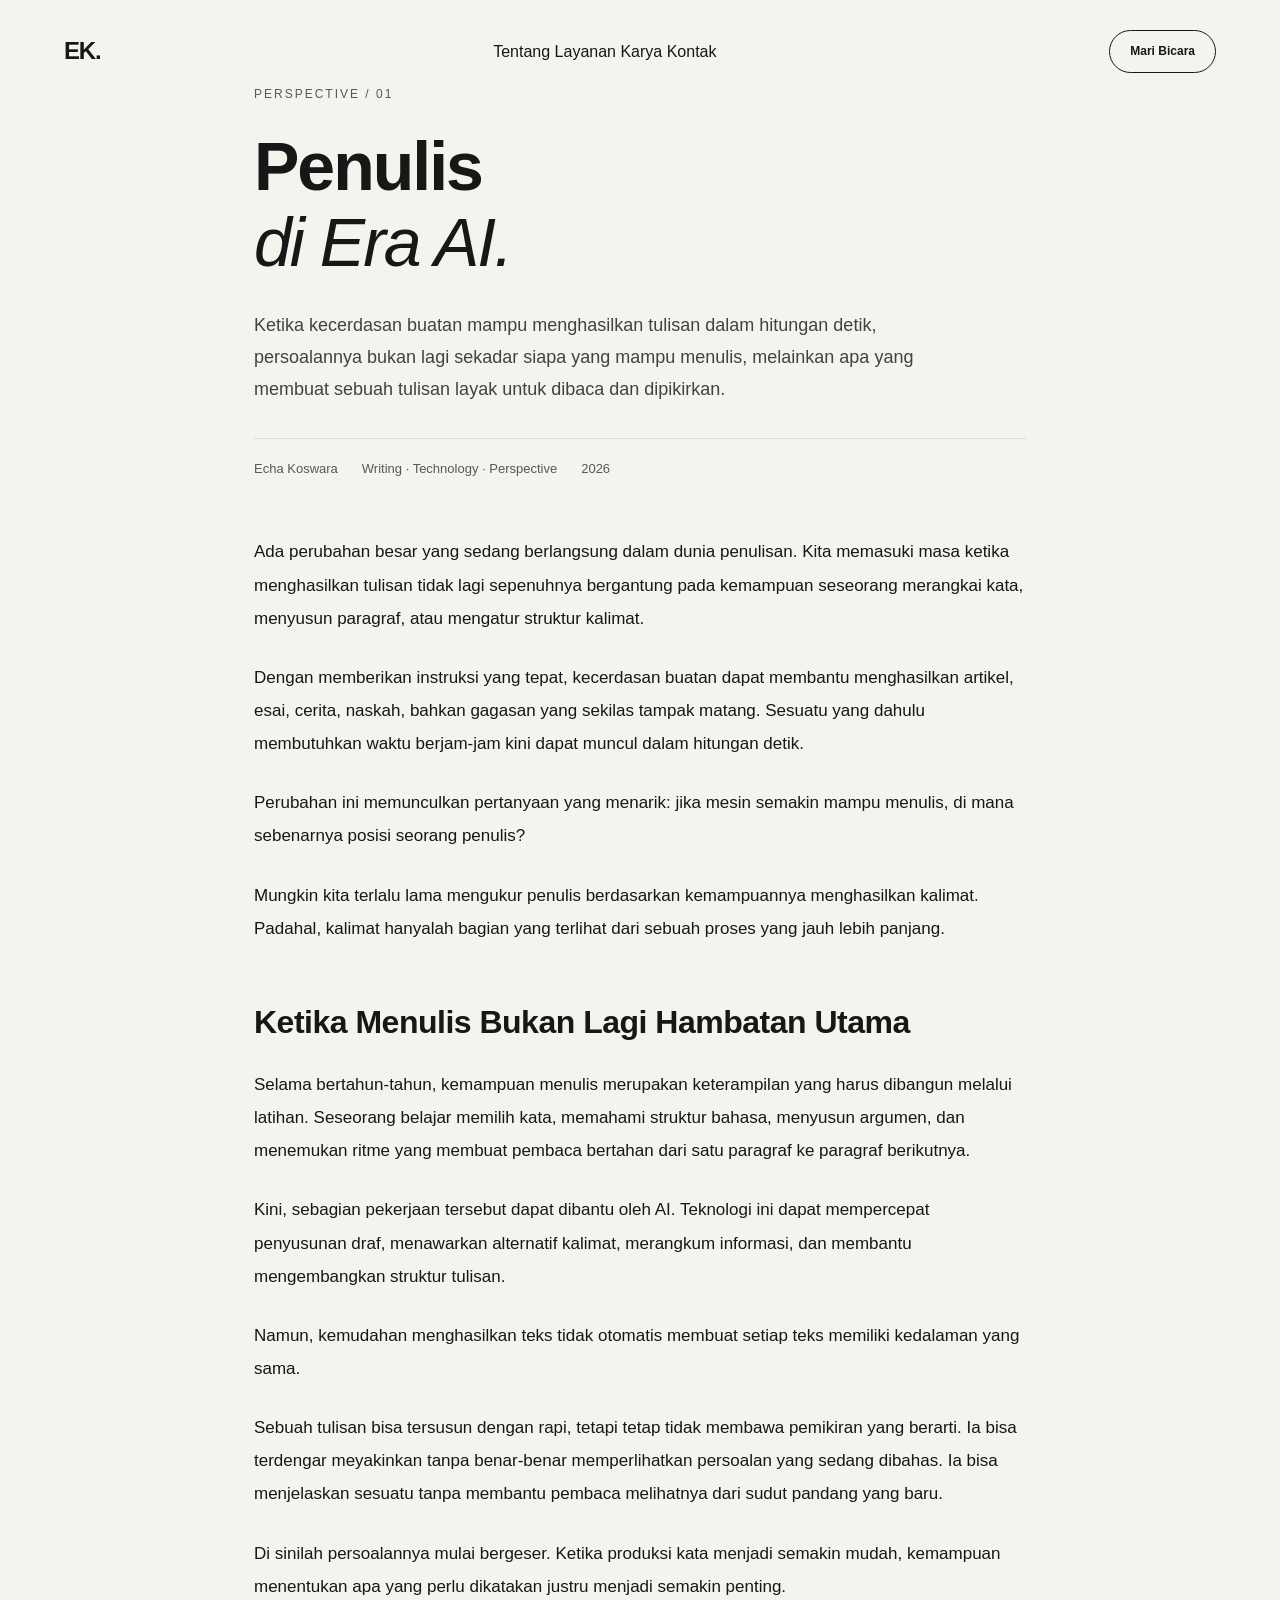
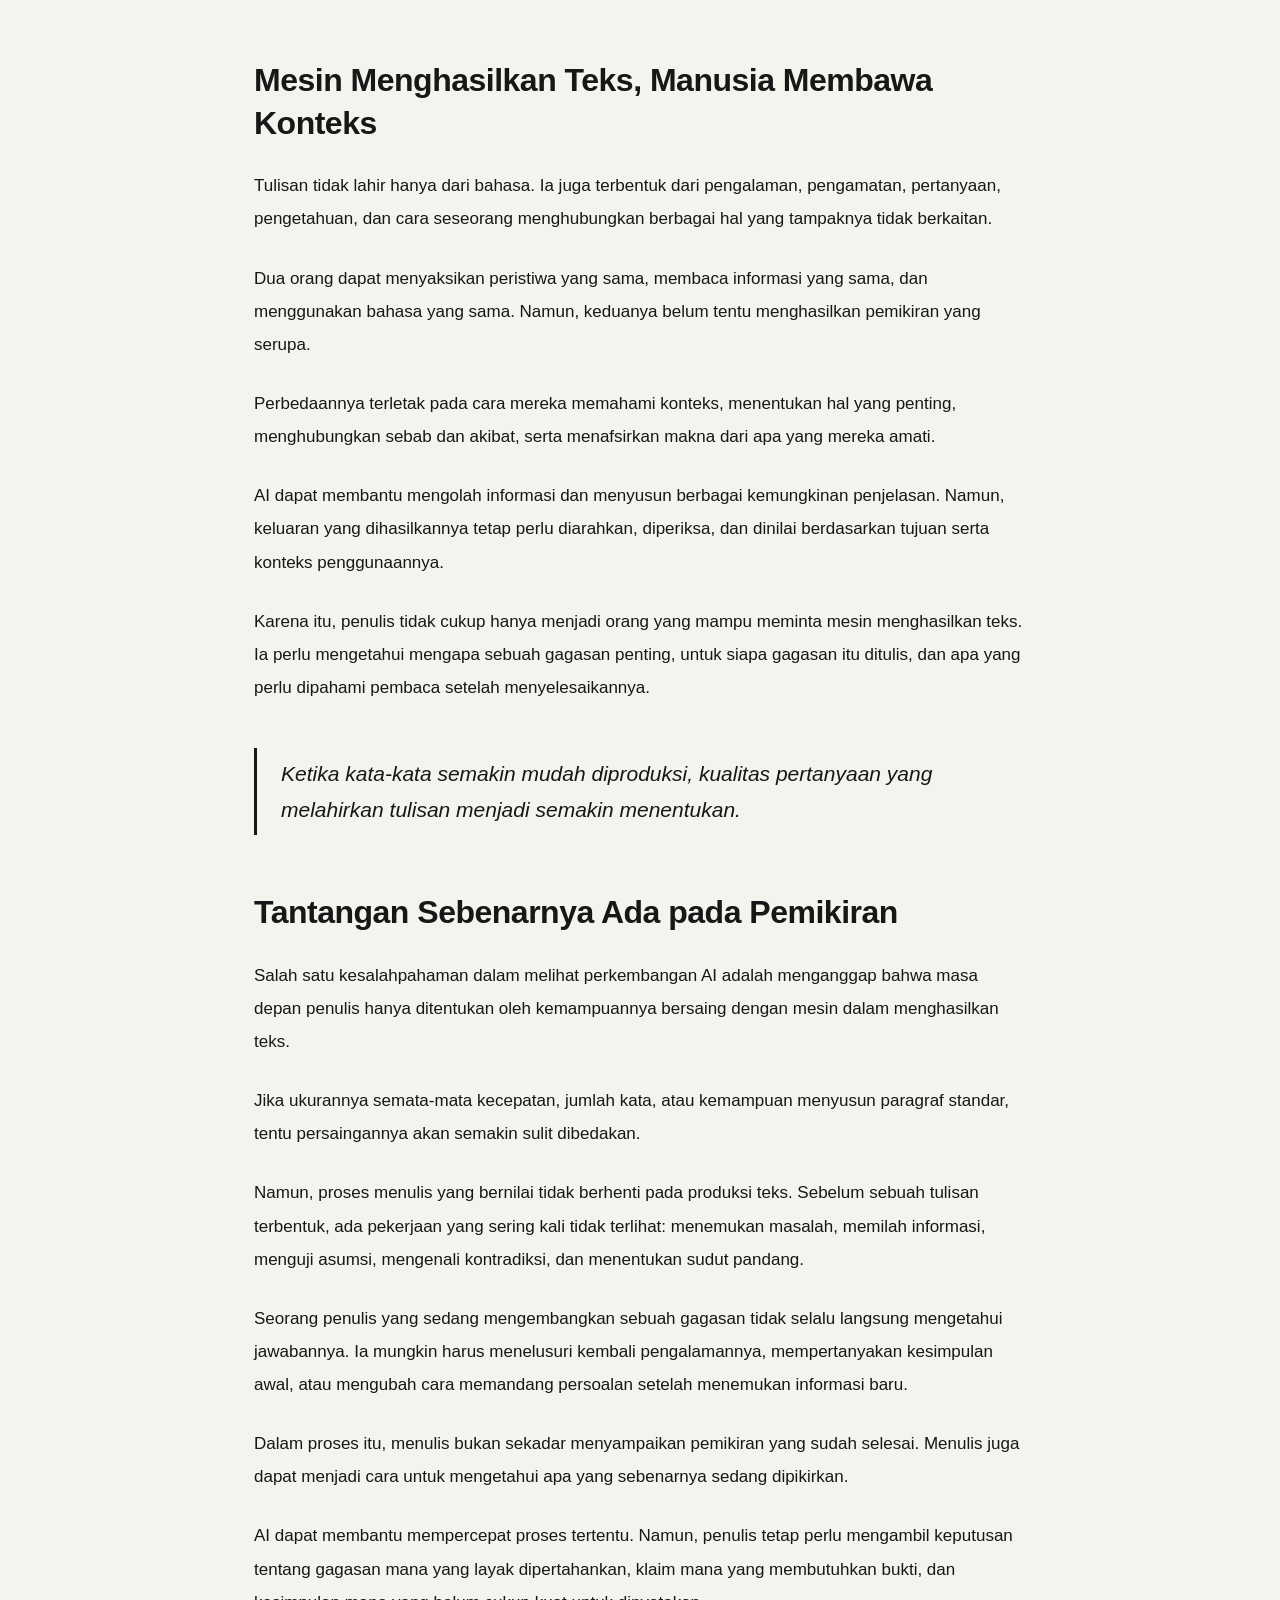
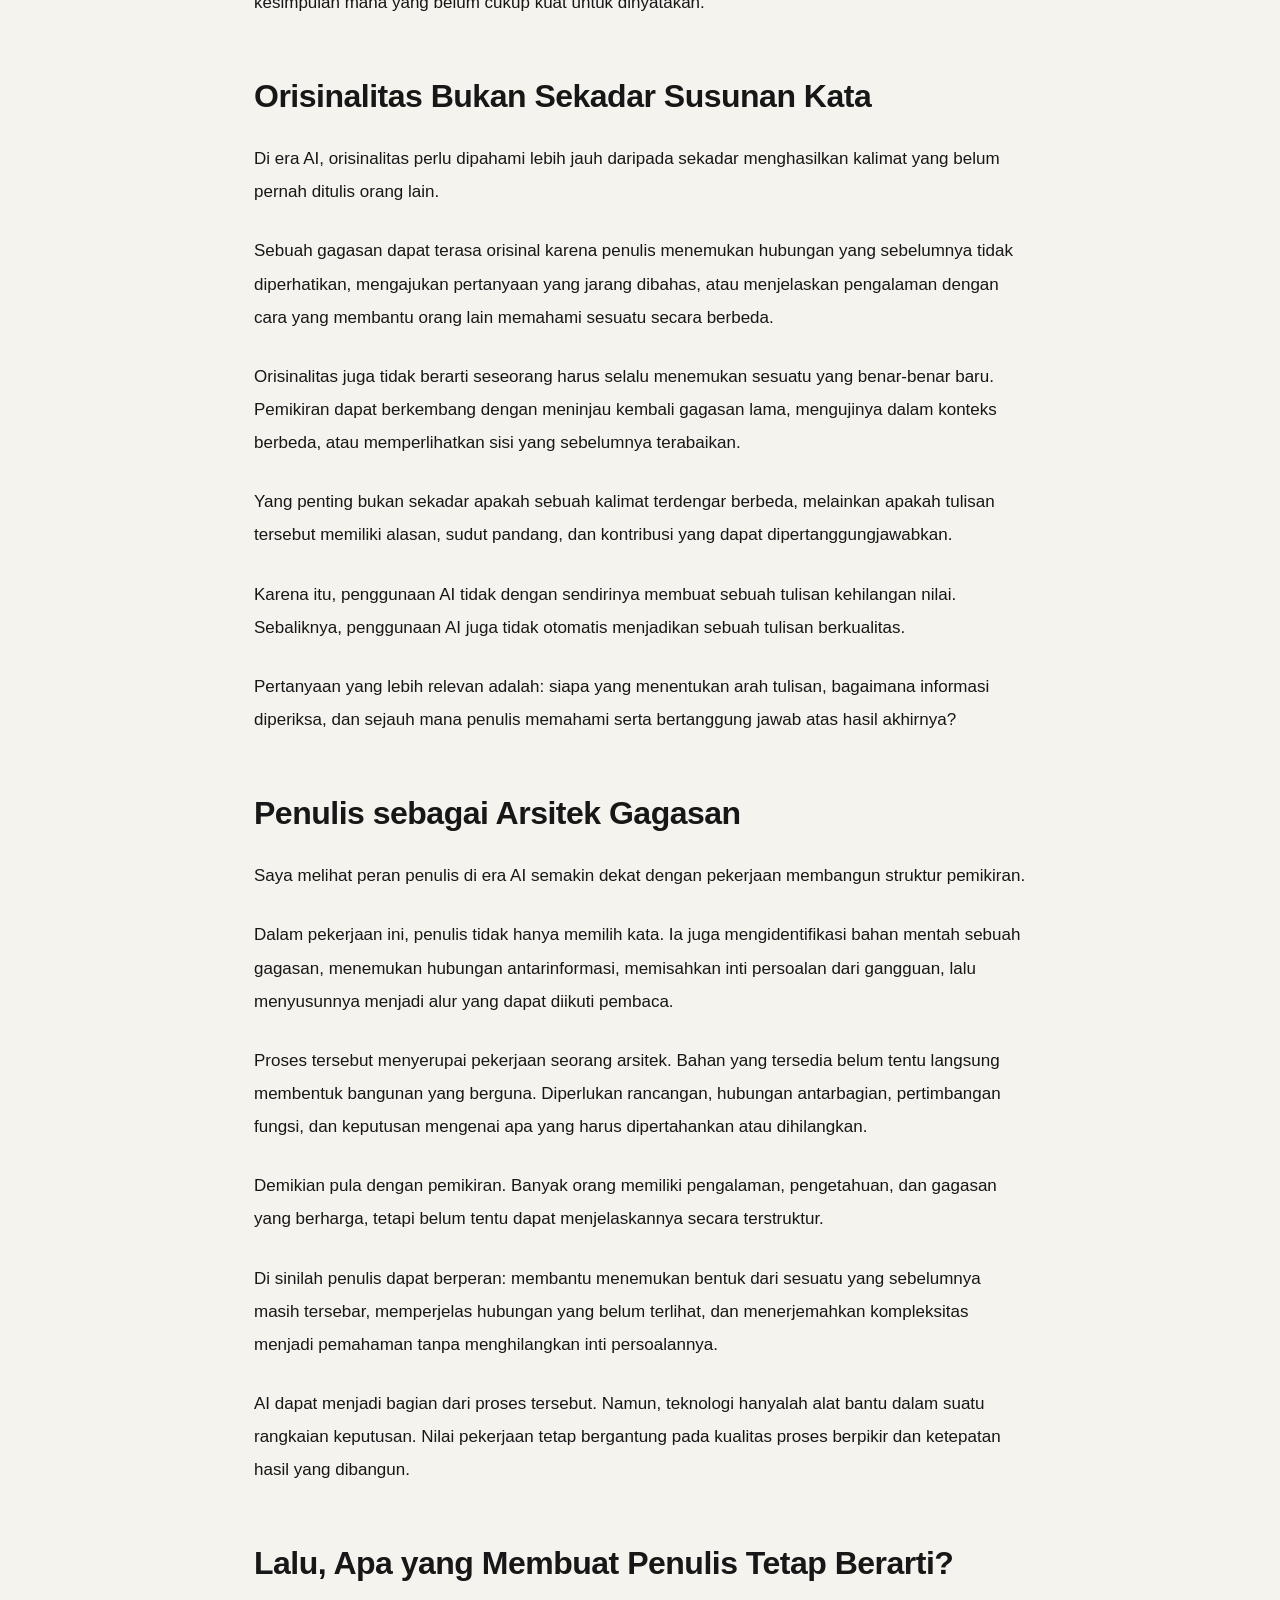
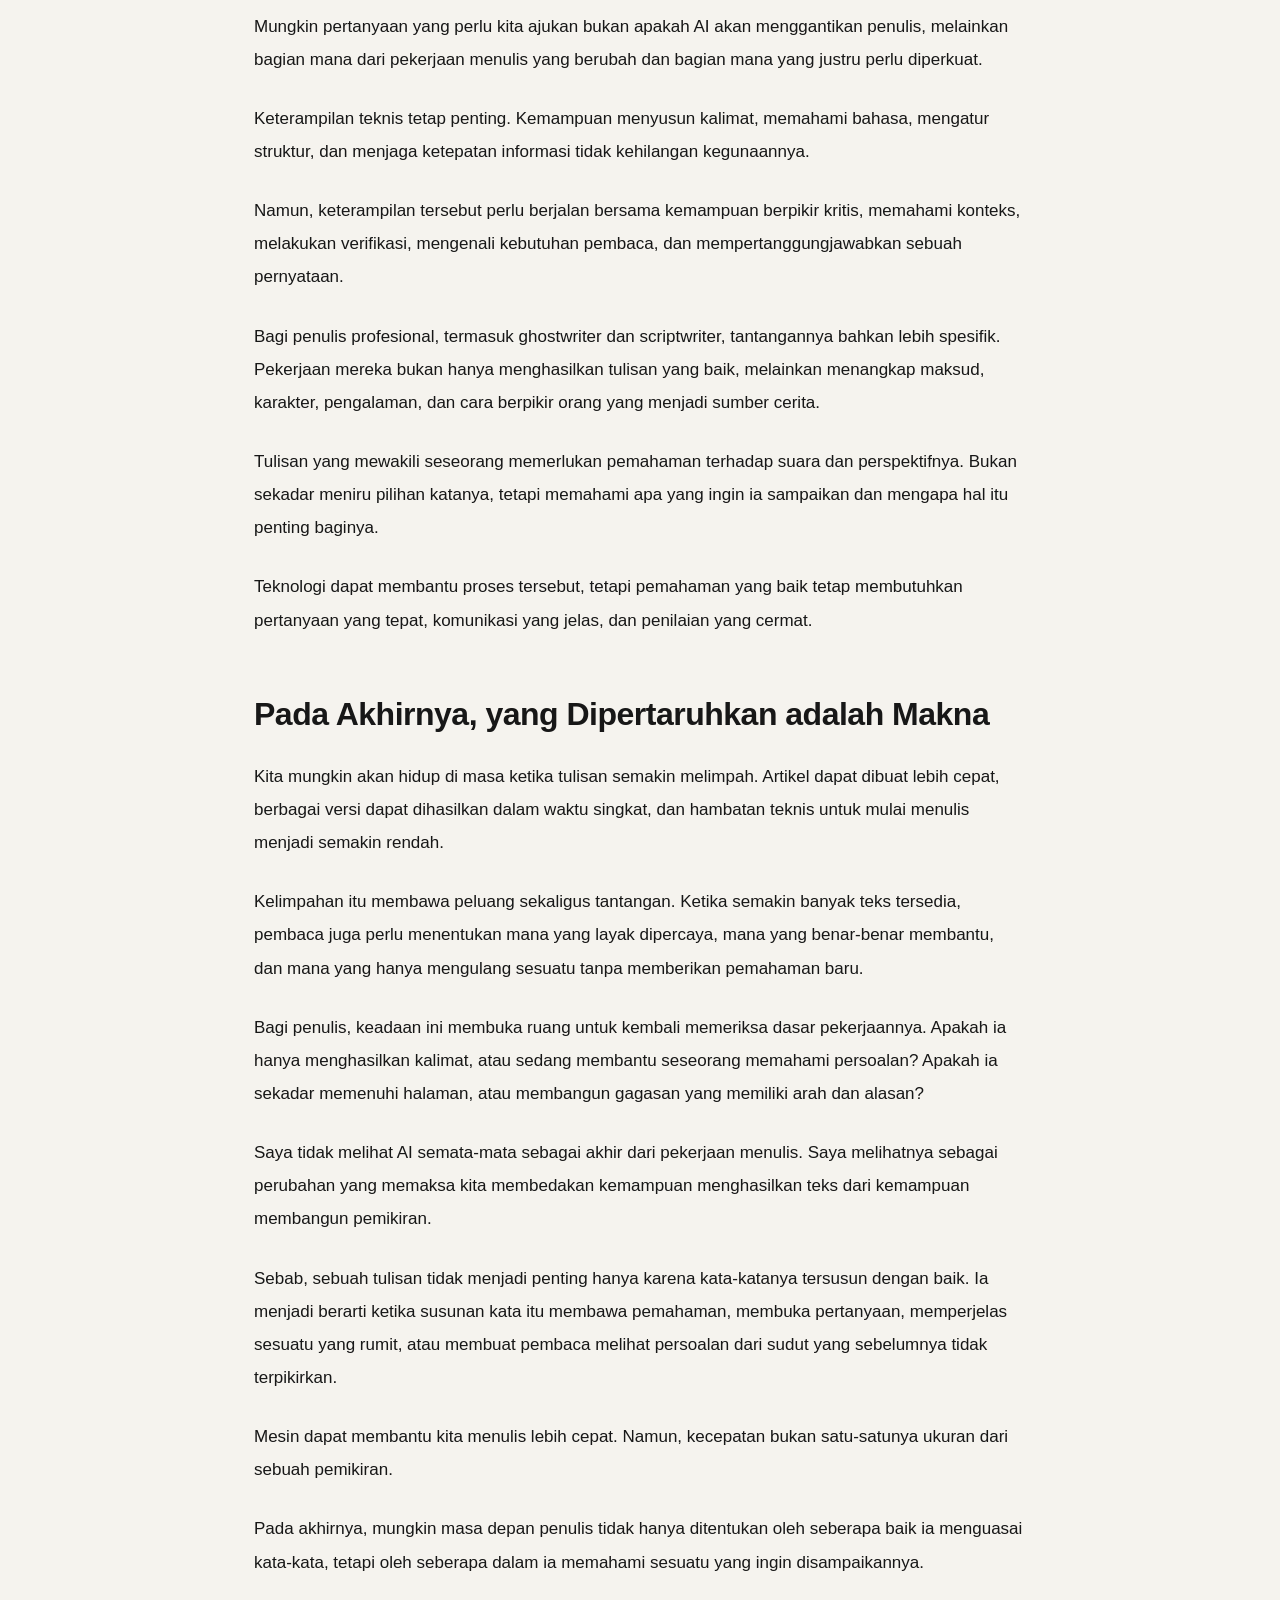
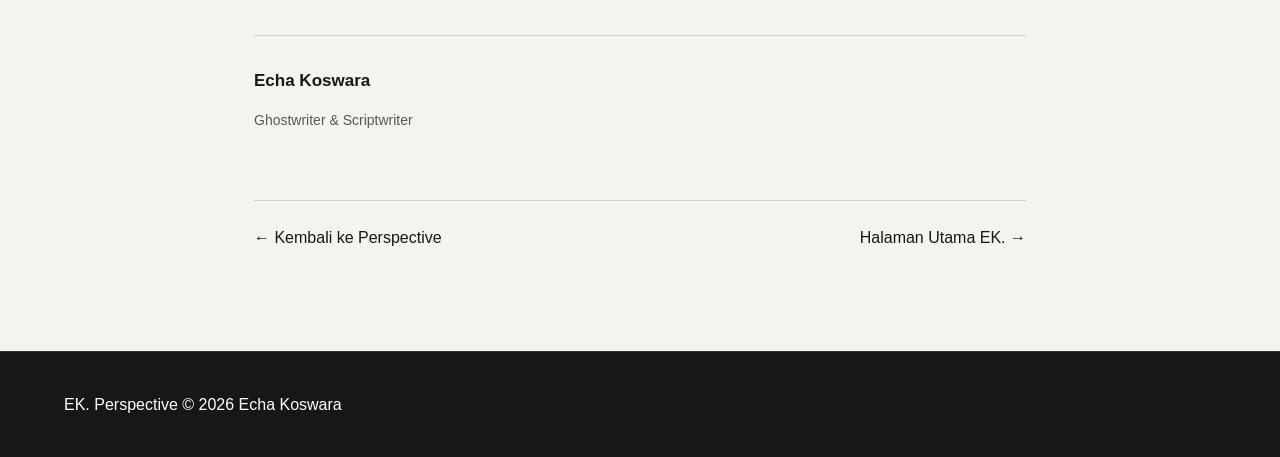
<file: perspective/penulis-di-era-ai/index.html>
<!DOCTYPE html>
<html lang="id">

<head>
    <meta charset="UTF-8">
    <meta name="viewport" content="width=device-width, initial-scale=1.0">

    <title>Perspective: Penulis di Era AI — Echa Koswara</title>

    <meta
        name="description"
        content="Ketika AI mampu menghasilkan tulisan dalam hitungan detik, apa yang masih membedakan seorang penulis? Sebuah perspektif Echa Koswara tentang pemikiran, pengalaman, dan makna di balik tulisan."
    >

    <meta name="author" content="Echa Koswara">
    <meta name="robots" content="index, follow">

    <link
        rel="canonical"
        href="https://echa-koswara.github.io/perspective/penulis-di-era-ai/"
    >

    <link rel="stylesheet" href="../../style.css">

    <style>
        .perspective-article {
            max-width: 820px;
            margin: 0 auto;
            padding: 80px 24px 100px;
        }

        .article-header {
            margin-bottom: 56px;
        }

        .article-label {
            display: inline-block;
            margin-bottom: 24px;
            font-size: 12px;
            letter-spacing: 2px;
            text-transform: uppercase;
            opacity: 0.7;
        }

        .article-title {
            font-size: clamp(38px, 7vw, 68px);
            line-height: 1.12;
            letter-spacing: -2px;
            margin: 0 0 28px;
        }

        .article-title em {
            font-weight: 400;
        }

        .article-subtitle {
            max-width: 680px;
            font-size: 18px;
            line-height: 1.8;
            opacity: 0.8;
            margin-bottom: 32px;
        }

        .article-meta {
            display: flex;
            flex-wrap: wrap;
            gap: 12px 24px;
            font-size: 13px;
            opacity: 0.7;
            padding-top: 20px;
            border-top: 1px solid rgba(128, 128, 128, 0.3);
        }

        .article-body {
            font-size: 17px;
            line-height: 1.95;
            overflow-wrap: anywhere;
        }

        .article-body p {
            margin: 0 0 26px;
        }

        .article-body h2 {
            font-size: clamp(24px, 4vw, 32px);
            line-height: 1.35;
            letter-spacing: -0.5px;
            margin: 56px 0 24px;
        }

        .article-body blockquote {
            margin: 44px 0;
            padding: 8px 0 8px 24px;
            border-left: 3px solid currentColor;
            font-size: 21px;
            line-height: 1.7;
            font-style: italic;
        }

        .article-signature {
            margin-top: 56px;
            padding-top: 28px;
            border-top: 1px solid rgba(128, 128, 128, 0.3);
        }

        .article-signature strong {
            display: block;
            margin-bottom: 6px;
        }

        .article-signature span {
            font-size: 14px;
            opacity: 0.7;
        }

        .article-navigation {
            display: flex;
            justify-content: space-between;
            flex-wrap: wrap;
            gap: 20px;
            margin-top: 64px;
            padding-top: 24px;
            border-top: 1px solid rgba(128, 128, 128, 0.3);
        }

        .article-navigation a {
            text-decoration: none;
        }

        .article-navigation a:hover {
            text-decoration: underline;
        }

        @media (max-width: 600px) {
            .perspective-article {
                padding: 56px 20px 72px;
            }

            .article-title {
                letter-spacing: -1px;
            }

            .article-body {
                font-size: 16px;
                line-height: 1.9;
            }

            .article-body blockquote {
                font-size: 19px;
                padding-left: 18px;
            }
        }
    </style>
</head>

<body>

<!-- ==========================================
     NAVBAR
     ========================================== -->

<header class="navbar">

    <div class="container nav-container">

        <a href="../../index.html" class="logo">EK.</a>

        <nav>
            <a href="../../index.html#about">Tentang</a>
            <a href="../../index.html#services">Layanan</a>
            <a href="../../index.html#work">Karya</a>
            <a href="../../index.html#contact">Kontak</a>
        </nav>

        <a href="../../index.html#contact" class="nav-button">
            Mari Bicara
        </a>

    </div>

</header>


<!-- ==========================================
     ARTIKEL
     ========================================== -->

<main>

    <article class="perspective-article">

        <header class="article-header">

            <span class="article-label">
                Perspective / 01
            </span>

            <h1 class="article-title">
                Penulis<br>
                <em>di Era AI.</em>
            </h1>

            <p class="article-subtitle">
                Ketika kecerdasan buatan mampu menghasilkan
                tulisan dalam hitungan detik, persoalannya
                bukan lagi sekadar siapa yang mampu menulis,
                melainkan apa yang membuat sebuah tulisan
                layak untuk dibaca dan dipikirkan.
            </p>

            <div class="article-meta">
                <span>Echa Koswara</span>
                <span>Writing · Technology · Perspective</span>
                <span>2026</span>
            </div>

        </header>


        <!-- ======================================
             ISI ARTIKEL
             ====================================== -->

        <div class="article-body">

            <p>
                Ada perubahan besar yang sedang berlangsung
                dalam dunia penulisan. Kita memasuki masa ketika
                menghasilkan tulisan tidak lagi sepenuhnya
                bergantung pada kemampuan seseorang merangkai
                kata, menyusun paragraf, atau mengatur struktur
                kalimat.
            </p>

            <p>
                Dengan memberikan instruksi yang tepat,
                kecerdasan buatan dapat membantu menghasilkan
                artikel, esai, cerita, naskah, bahkan gagasan
                yang sekilas tampak matang. Sesuatu yang dahulu
                membutuhkan waktu berjam-jam kini dapat muncul
                dalam hitungan detik.
            </p>

            <p>
                Perubahan ini memunculkan pertanyaan yang
                menarik: jika mesin semakin mampu menulis,
                di mana sebenarnya posisi seorang penulis?
            </p>

            <p>
                Mungkin kita terlalu lama mengukur penulis
                berdasarkan kemampuannya menghasilkan kalimat.
                Padahal, kalimat hanyalah bagian yang terlihat
                dari sebuah proses yang jauh lebih panjang.
            </p>


            <h2>
                Ketika Menulis Bukan Lagi Hambatan Utama
            </h2>

            <p>
                Selama bertahun-tahun, kemampuan menulis
                merupakan keterampilan yang harus dibangun
                melalui latihan. Seseorang belajar memilih
                kata, memahami struktur bahasa, menyusun
                argumen, dan menemukan ritme yang membuat
                pembaca bertahan dari satu paragraf ke
                paragraf berikutnya.
            </p>

            <p>
                Kini, sebagian pekerjaan tersebut dapat
                dibantu oleh AI. Teknologi ini dapat
                mempercepat penyusunan draf, menawarkan
                alternatif kalimat, merangkum informasi,
                dan membantu mengembangkan struktur tulisan.
            </p>

            <p>
                Namun, kemudahan menghasilkan teks tidak
                otomatis membuat setiap teks memiliki
                kedalaman yang sama.
            </p>

            <p>
                Sebuah tulisan bisa tersusun dengan rapi,
                tetapi tetap tidak membawa pemikiran yang
                berarti. Ia bisa terdengar meyakinkan tanpa
                benar-benar memperlihatkan persoalan yang
                sedang dibahas. Ia bisa menjelaskan sesuatu
                tanpa membantu pembaca melihatnya dari
                sudut pandang yang baru.
            </p>

            <p>
                Di sinilah persoalannya mulai bergeser.
                Ketika produksi kata menjadi semakin mudah,
                kemampuan menentukan apa yang perlu
                dikatakan justru menjadi semakin penting.
            </p>


            <h2>
                Mesin Menghasilkan Teks, Manusia Membawa Konteks
            </h2>

            <p>
                Tulisan tidak lahir hanya dari bahasa.
                Ia juga terbentuk dari pengalaman, pengamatan,
                pertanyaan, pengetahuan, dan cara seseorang
                menghubungkan berbagai hal yang tampaknya
                tidak berkaitan.
            </p>

            <p>
                Dua orang dapat menyaksikan peristiwa yang
                sama, membaca informasi yang sama, dan
                menggunakan bahasa yang sama. Namun,
                keduanya belum tentu menghasilkan pemikiran
                yang serupa.
            </p>

            <p>
                Perbedaannya terletak pada cara mereka
                memahami konteks, menentukan hal yang
                penting, menghubungkan sebab dan akibat,
                serta menafsirkan makna dari apa yang
                mereka amati.
            </p>

            <p>
                AI dapat membantu mengolah informasi dan
                menyusun berbagai kemungkinan penjelasan.
                Namun, keluaran yang dihasilkannya tetap
                perlu diarahkan, diperiksa, dan dinilai
                berdasarkan tujuan serta konteks penggunaannya.
            </p>

            <p>
                Karena itu, penulis tidak cukup hanya
                menjadi orang yang mampu meminta mesin
                menghasilkan teks. Ia perlu mengetahui
                mengapa sebuah gagasan penting, untuk siapa
                gagasan itu ditulis, dan apa yang perlu
                dipahami pembaca setelah menyelesaikannya.
            </p>

            <blockquote>
                Ketika kata-kata semakin mudah diproduksi,
                kualitas pertanyaan yang melahirkan tulisan
                menjadi semakin menentukan.
            </blockquote>


            <h2>
                Tantangan Sebenarnya Ada pada Pemikiran
            </h2>

            <p>
                Salah satu kesalahpahaman dalam melihat
                perkembangan AI adalah menganggap bahwa
                masa depan penulis hanya ditentukan oleh
                kemampuannya bersaing dengan mesin dalam
                menghasilkan teks.
            </p>

            <p>
                Jika ukurannya semata-mata kecepatan,
                jumlah kata, atau kemampuan menyusun
                paragraf standar, tentu persaingannya
                akan semakin sulit dibedakan.
            </p>

            <p>
                Namun, proses menulis yang bernilai
                tidak berhenti pada produksi teks.
                Sebelum sebuah tulisan terbentuk, ada
                pekerjaan yang sering kali tidak terlihat:
                menemukan masalah, memilah informasi,
                menguji asumsi, mengenali kontradiksi,
                dan menentukan sudut pandang.
            </p>

            <p>
                Seorang penulis yang sedang mengembangkan
                sebuah gagasan tidak selalu langsung
                mengetahui jawabannya. Ia mungkin harus
                menelusuri kembali pengalamannya,
                mempertanyakan kesimpulan awal, atau
                mengubah cara memandang persoalan setelah
                menemukan informasi baru.
            </p>

            <p>
                Dalam proses itu, menulis bukan sekadar
                menyampaikan pemikiran yang sudah selesai.
                Menulis juga dapat menjadi cara untuk
                mengetahui apa yang sebenarnya sedang
                dipikirkan.
            </p>

            <p>
                AI dapat membantu mempercepat proses
                tertentu. Namun, penulis tetap perlu
                mengambil keputusan tentang gagasan mana
                yang layak dipertahankan, klaim mana yang
                membutuhkan bukti, dan kesimpulan mana
                yang belum cukup kuat untuk dinyatakan.
            </p>


            <h2>
                Orisinalitas Bukan Sekadar Susunan Kata
            </h2>

            <p>
                Di era AI, orisinalitas perlu dipahami
                lebih jauh daripada sekadar menghasilkan
                kalimat yang belum pernah ditulis orang lain.
            </p>

            <p>
                Sebuah gagasan dapat terasa orisinal karena
                penulis menemukan hubungan yang sebelumnya
                tidak diperhatikan, mengajukan pertanyaan
                yang jarang dibahas, atau menjelaskan
                pengalaman dengan cara yang membantu
                orang lain memahami sesuatu secara berbeda.
            </p>

            <p>
                Orisinalitas juga tidak berarti seseorang
                harus selalu menemukan sesuatu yang benar-benar
                baru. Pemikiran dapat berkembang dengan
                meninjau kembali gagasan lama, mengujinya
                dalam konteks berbeda, atau memperlihatkan
                sisi yang sebelumnya terabaikan.
            </p>

            <p>
                Yang penting bukan sekadar apakah sebuah
                kalimat terdengar berbeda, melainkan
                apakah tulisan tersebut memiliki alasan,
                sudut pandang, dan kontribusi yang dapat
                dipertanggungjawabkan.
            </p>

            <p>
                Karena itu, penggunaan AI tidak dengan
                sendirinya membuat sebuah tulisan kehilangan
                nilai. Sebaliknya, penggunaan AI juga
                tidak otomatis menjadikan sebuah tulisan
                berkualitas.
            </p>

            <p>
                Pertanyaan yang lebih relevan adalah:
                siapa yang menentukan arah tulisan,
                bagaimana informasi diperiksa, dan
                sejauh mana penulis memahami serta
                bertanggung jawab atas hasil akhirnya?
            </p>


            <h2>
                Penulis sebagai Arsitek Gagasan
            </h2>

            <p>
                Saya melihat peran penulis di era AI
                semakin dekat dengan pekerjaan membangun
                struktur pemikiran.
            </p>

            <p>
                Dalam pekerjaan ini, penulis tidak hanya
                memilih kata. Ia juga mengidentifikasi
                bahan mentah sebuah gagasan, menemukan
                hubungan antarinformasi, memisahkan inti
                persoalan dari gangguan, lalu menyusunnya
                menjadi alur yang dapat diikuti pembaca.
            </p>

            <p>
                Proses tersebut menyerupai pekerjaan
                seorang arsitek. Bahan yang tersedia
                belum tentu langsung membentuk bangunan
                yang berguna. Diperlukan rancangan,
                hubungan antarbagian, pertimbangan fungsi,
                dan keputusan mengenai apa yang harus
                dipertahankan atau dihilangkan.
            </p>

            <p>
                Demikian pula dengan pemikiran.
                Banyak orang memiliki pengalaman,
                pengetahuan, dan gagasan yang berharga,
                tetapi belum tentu dapat menjelaskannya
                secara terstruktur.
            </p>

            <p>
                Di sinilah penulis dapat berperan:
                membantu menemukan bentuk dari sesuatu
                yang sebelumnya masih tersebar,
                memperjelas hubungan yang belum terlihat,
                dan menerjemahkan kompleksitas menjadi
                pemahaman tanpa menghilangkan inti
                persoalannya.
            </p>

            <p>
                AI dapat menjadi bagian dari proses
                tersebut. Namun, teknologi hanyalah
                alat bantu dalam suatu rangkaian keputusan.
                Nilai pekerjaan tetap bergantung pada
                kualitas proses berpikir dan ketepatan
                hasil yang dibangun.
            </p>


            <h2>
                Lalu, Apa yang Membuat Penulis Tetap Berarti?
            </h2>

            <p>
                Mungkin pertanyaan yang perlu kita ajukan
                bukan apakah AI akan menggantikan penulis,
                melainkan bagian mana dari pekerjaan
                menulis yang berubah dan bagian mana
                yang justru perlu diperkuat.
            </p>

            <p>
                Keterampilan teknis tetap penting.
                Kemampuan menyusun kalimat, memahami
                bahasa, mengatur struktur, dan menjaga
                ketepatan informasi tidak kehilangan
                kegunaannya.
            </p>

            <p>
                Namun, keterampilan tersebut perlu
                berjalan bersama kemampuan berpikir
                kritis, memahami konteks, melakukan
                verifikasi, mengenali kebutuhan pembaca,
                dan mempertanggungjawabkan sebuah
                pernyataan.
            </p>

            <p>
                Bagi penulis profesional, termasuk
                ghostwriter dan scriptwriter, tantangannya
                bahkan lebih spesifik. Pekerjaan mereka
                bukan hanya menghasilkan tulisan yang baik,
                melainkan menangkap maksud, karakter,
                pengalaman, dan cara berpikir orang yang
                menjadi sumber cerita.
            </p>

            <p>
                Tulisan yang mewakili seseorang memerlukan
                pemahaman terhadap suara dan perspektifnya.
                Bukan sekadar meniru pilihan katanya,
                tetapi memahami apa yang ingin ia sampaikan
                dan mengapa hal itu penting baginya.
            </p>

            <p>
                Teknologi dapat membantu proses tersebut,
                tetapi pemahaman yang baik tetap membutuhkan
                pertanyaan yang tepat, komunikasi yang jelas,
                dan penilaian yang cermat.
            </p>


            <h2>
                Pada Akhirnya, yang Dipertaruhkan adalah Makna
            </h2>

            <p>
                Kita mungkin akan hidup di masa ketika
                tulisan semakin melimpah. Artikel dapat
                dibuat lebih cepat, berbagai versi dapat
                dihasilkan dalam waktu singkat, dan
                hambatan teknis untuk mulai menulis
                menjadi semakin rendah.
            </p>

            <p>
                Kelimpahan itu membawa peluang sekaligus
                tantangan. Ketika semakin banyak teks
                tersedia, pembaca juga perlu menentukan
                mana yang layak dipercaya, mana yang
                benar-benar membantu, dan mana yang
                hanya mengulang sesuatu tanpa memberikan
                pemahaman baru.
            </p>

            <p>
                Bagi penulis, keadaan ini membuka ruang
                untuk kembali memeriksa dasar pekerjaannya.
                Apakah ia hanya menghasilkan kalimat,
                atau sedang membantu seseorang memahami
                persoalan? Apakah ia sekadar memenuhi
                halaman, atau membangun gagasan yang
                memiliki arah dan alasan?
            </p>

            <p>
                Saya tidak melihat AI semata-mata sebagai
                akhir dari pekerjaan menulis. Saya melihatnya
                sebagai perubahan yang memaksa kita
                membedakan kemampuan menghasilkan teks
                dari kemampuan membangun pemikiran.
            </p>

            <p>
                Sebab, sebuah tulisan tidak menjadi penting
                hanya karena kata-katanya tersusun dengan baik.
                Ia menjadi berarti ketika susunan kata itu
                membawa pemahaman, membuka pertanyaan,
                memperjelas sesuatu yang rumit, atau
                membuat pembaca melihat persoalan
                dari sudut yang sebelumnya tidak terpikirkan.
            </p>

            <p>
                Mesin dapat membantu kita menulis lebih cepat.
                Namun, kecepatan bukan satu-satunya ukuran
                dari sebuah pemikiran.
            </p>

            <p>
                Pada akhirnya, mungkin masa depan penulis
                tidak hanya ditentukan oleh seberapa baik
                ia menguasai kata-kata, tetapi oleh seberapa
                dalam ia memahami sesuatu yang ingin
                disampaikannya.
            </p>


            <!-- ======================================
                 PENUTUP DAN IDENTITAS PENULIS
                 ====================================== -->

            <div class="article-signature">

                <strong>Echa Koswara</strong>

                <span>
                    Ghostwriter & Scriptwriter
                </span>

            </div>

        </div>


        <!-- ======================================
             NAVIGASI ARTIKEL
             ====================================== -->

        <nav class="article-navigation">

            <a href="../index.html">
                ← Kembali ke Perspective
            </a>

            <a href="../../index.html">
                Halaman Utama EK. →
            </a>

        </nav>

    </article>

</main>


<!-- ==========================================
     FOOTER
     ========================================== -->

<footer class="footer">

    <div class="container">

        <div class="footer-inner">

            <span>EK.</span>

            <span>Perspective</span>

            <span>
                © 2026 Echa Koswara
            </span>

        </div>

    </div>

</footer>

</body>

</html>
</file>
<file: style.css>
/* =====================================================
   RESET
===================================================== */

* {
    margin: 0;
    padding: 0;
    box-sizing: border-box;
}

html {
    scroll-behavior: smooth;
}

body {
    font-family: "DM Sans", sans-serif;
    background: #f5f3ee;
    color: #171717;
    line-height: 1.6;
}

a {
    color: inherit;
    text-decoration: none;
}

img {
    max-width: 100%;
    display: block;
}


/* =====================================================
   VARIABLES
===================================================== */

:root {
    --background: #f5f3ee;
    --dark: #171717;
    --muted: #77736c;
    --line: #d9d5cd;
    --white: #ffffff;

    --container: 1180px;
}


/* =====================================================
   GLOBAL
===================================================== */

.container {
    width: min(90%, var(--container));
    margin: 0 auto;
}

.section {
    padding: 140px 0;
}

.section-label {
    display: flex;
    align-items: center;
    gap: 15px;

    margin-bottom: 80px;

    font-size: 11px;
    font-weight: 700;
    letter-spacing: 0.2em;
}

.section-label span {
    color: var(--muted);
}


/* =====================================================
   NAVIGATION
===================================================== */

.navbar {
    position: absolute;
    top: 0;
    left: 0;
    width: 100%;
    z-index: 10;
    padding: 30px 0;
}

.nav-container {
    display: flex;
    align-items: center;
    justify-content: space-between;
}

.logo {
    font-size: 24px;
    font-weight: 700;
    letter-spacing: -0.05em;
}

.logo span {
    color: #77736c;
}

.nav-links {
    display: flex;
    gap: 35px;

    font-size: 13px;
    font-weight: 500;
}

.nav-links a {
    position: relative;
}

.nav-links a::after {
    content: "";

    position: absolute;
    left: 0;
    bottom: -5px;

    width: 0;
    height: 1px;

    background: currentColor;

    transition: width 0.3s ease;
}

.nav-links a:hover::after {
    width: 100%;
}

.nav-button {
    padding: 11px 20px;

    border: 1px solid var(--dark);
    border-radius: 100px;

    font-size: 12px;
    font-weight: 600;

    transition: 0.3s ease;
}

.nav-button:hover {
    background: var(--dark);
    color: var(--white);
}


/* =====================================================
   HERO
===================================================== */

.hero {
    min-height: 100vh;
    padding-top: 180px;
    padding-bottom: 100px;

    display: flex;
    flex-direction: column;
    justify-content: center;

    position: relative;

    border-bottom: 1px solid var(--line);
}

.hero-container {
    width: min(90%, 1180px);
    margin-left: auto;
    margin-right: auto;

    display: grid;
    grid-template-columns: minmax(0, 1fr) 300px;
    gap: 80px;
    align-items: center;
}

.eyebrow {
    font-size: 11px;
    font-weight: 700;
    letter-spacing: 0.2em;
    margin-bottom: 25px;
}

.hero-content {
    position: relative;
    z-index: 1;
}

.hero .eyebrow {
    display: block;
    margin-bottom: 30px;
    line-height: 1.4;
}

.hero h1 {
    font-size: clamp(60px, 9vw, 125px);
    line-height: 0.92;
    letter-spacing: -0.07em;
    font-weight: 600;
}

.hero h1 em {
    font-family: "Playfair Display", serif;
    font-weight: 500;
}

.hero-description {
    max-width: 510px;

    margin-top: 40px;

    font-size: 18px;
    line-height: 1.7;
    color: var(--muted);
}

.hero-actions {
    display: flex;
    align-items: center;
    gap: 30px;

    margin-top: 40px;
}

.button {
    display: inline-block;

    padding: 15px 25px;

    border-radius: 100px;

    font-size: 13px;
    font-weight: 600;

    transition: 0.3s ease;
}

.button-dark {
    background: var(--dark);
    color: var(--white);
}

.button-dark:hover {
    transform: translateY(-3px);
}

.text-link {
    font-size: 13px;
    font-weight: 600;

    border-bottom: 1px solid var(--dark);
    padding-bottom: 4px;
}

.hero-side {
    align-self: end;

    padding-bottom: 30px;
}

.hero-mark {
    width: 100px;
    height: 100px;

    display: flex;
    align-items: center;
    justify-content: center;

    border: 1px solid var(--line);
    border-radius: 50%;

    margin-bottom: 30px;
}

.hero-mark span {
    font-size: 30px;
}

.hero-side p {
    max-width: 220px;

    font-family: "Playfair Display", serif;
    font-style: italic;

    font-size: 19px;
    line-height: 1.4;
}

.hero-bottom {
    position: absolute;
    bottom: 30px;
    left: 50%;

    width: min(90%, var(--container));

    transform: translateX(-50%);

    display: flex;
    justify-content: space-between;

    font-size: 9px;
    letter-spacing: 0.15em;
    color: var(--muted);
}


/* =====================================================
   ABOUT
===================================================== */

.about {
    background: var(--dark);
    color: var(--white);
}

.about .section-label {
    color: #aaa;
}

.about-grid {
    display: grid;
    grid-template-columns: 1fr 1fr;
    gap: 100px;
}

.about h2,
.services h2,
.work h2,
.process h2 {
    font-size: clamp(45px, 6vw, 80px);
    line-height: 1;
    letter-spacing: -0.06em;
    font-weight: 500;
}

.about h2 em,
.services h2 em,
.work h2 em,
.process h2 em,
.contact h2 em {
    font-family: "Playfair Display", serif;
    font-weight: 500;
}

.about-text {
    max-width: 550px;
}

.about-text p {
    color: #aaa;
    margin-bottom: 25px;
}

.about-text .large-text {
    color: var(--white);

    font-size: 22px;
    line-height: 1.5;
}


/* =====================================================
   SERVICES
===================================================== */

.services-header {
    display: grid;
    grid-template-columns: 1fr 350px;
    gap: 80px;

    margin-bottom: 100px;
}

.services-header p,
.work-header p {
    color: var(--muted);
    align-self: end;
}

.service-list {
    border-top: 1px solid var(--line);
}

.service-item {
    display: grid;
    grid-template-columns: 70px 1fr 50px;
    gap: 30px;

    padding: 35px 0;

    border-bottom: 1px solid var(--line);

    transition: padding 0.3s ease;
}

.service-item:hover {
    padding-left: 15px;
    padding-right: 15px;
}

.service-number {
    font-size: 11px;
    color: var(--muted);
}

.service-item h3 {
    margin-bottom: 8px;

    font-size: 25px;
    font-weight: 500;
    letter-spacing: -0.03em;
}

.service-item p {
    max-width: 550px;

    color: var(--muted);
    font-size: 14px;
}

.service-arrow {
    font-size: 20px;
}


/* =====================================================
   WORK
===================================================== */

.work {
    background: #ebe8e1;
}

.work-header {
    display: grid;
    grid-template-columns: 1fr 300px;
    gap: 80px;

    margin-bottom: 80px;
}

.work-grid {
    display: grid;
    grid-template-columns: 1.3fr 1fr;
    gap: 30px;
}

.work-card {
    background: var(--background);
}

.work-card.featured {
    grid-row: span 2;
}

.work-image {
    height: 330px;

    background:
        linear-gradient(
            135deg,
            #242424,
            #77736c
        );

    display: flex;
    align-items: center;
    justify-content: center;

    color: white;
}

.featured .work-image {
    height: 500px;
}

.work-image-two {
    background:
        linear-gradient(
            135deg,
            #aaa49a,
            #373737
        );
}

.work-image-three {
    background:
        linear-gradient(
            135deg,
            #4b4945,
            #bdb8ad
        );
}

.work-image span {
    font-family: "Playfair Display", serif;
    font-size: 80px;
    opacity: 0.5;
}

.work-info {
    padding: 25px;
}

.work-info > span {
    font-size: 9px;
    font-weight: 700;
    letter-spacing: 0.15em;
    color: var(--muted);
}

.work-info h3 {
    max-width: 500px;

    margin: 12px 0 25px;

    font-size: 25px;
    line-height: 1.2;
    font-weight: 500;
    letter-spacing: -0.03em;
}

.work-info a {
    font-size: 12px;
    font-weight: 600;

    border-bottom: 1px solid var(--dark);
    padding-bottom: 3px;
}


/* =====================================================
   PROCESS
===================================================== */

.process-grid {
    display: grid;
    grid-template-columns: 1fr 1fr;
    gap: 100px;
}

.process-list {
    border-top: 1px solid var(--line);
}

.process-item {
    display: grid;
    grid-template-columns: 50px 1fr;
    gap: 25px;

    padding: 30px 0;

    border-bottom: 1px solid var(--line);
}

.process-item > span {
    font-size: 11px;
    color: var(--muted);
}

.process-item h3 {
    font-size: 21px;
    margin-bottom: 8px;
}

.process-item p {
    max-width: 450px;

    font-size: 14px;
    color: var(--muted);
}


/* =====================================================
   CONTACT
===================================================== */

.contact {
    padding: 160px 0;

    background: var(--dark);
    color: var(--white);

    text-align: center;
}

.contact-container {
    display: flex;
    flex-direction: column;
    align-items: center;
}

.contact h2 {
    max-width: 900px;

    font-size: clamp(50px, 8vw, 110px);
    line-height: 0.95;
    letter-spacing: -0.07em;
}

.contact > .container > p:not(.eyebrow) {
    max-width: 500px;

    margin: 35px auto;

    color: #aaa;
}

.contact-button {
    display: inline-flex;
    align-items: center;
    gap: 25px;

    margin-top: 20px;

    padding: 17px 25px;

    border: 1px solid #555;
    border-radius: 100px;

    font-size: 14px;

    transition: 0.3s ease;
}

.contact-button:hover {
    background: var(--white);
    color: var(--dark);
}


/* =====================================================
   FOOTER
===================================================== */

footer {
    background: var(--dark);
    color: var(--white);

    border-top: 1px solid #333;

    padding: 40px 0;
}

.footer-container {
    display: grid;
    grid-template-columns: 1fr 1fr 1fr;

    align-items: end;
}

footer p {
    margin-top: 8px;

    color: #777;

    font-size: 11px;
}

.footer-links {
    display: flex;
    justify-content: center;
    gap: 25px;

    font-size: 11px;
}

.footer-links a:hover {
    text-decoration: underline;
}

.copyright {
    text-align: right;

    color: #777;

    font-size: 10px;
}


/* =====================================================
   RESPONSIVE — TABLET
===================================================== */

@media (max-width: 900px) {

    .section {
        padding: 100px 0;
    }

    .hero-container {
        grid-template-columns: 1fr;
    }

    .hero-side {
        display: none;
    }

    .about-grid,
    .process-grid {
        grid-template-columns: 1fr;
        gap: 60px;
    }

    .services-header,
    .work-header {
        grid-template-columns: 1fr;
        gap: 30px;
    }

    .work-grid {
        grid-template-columns: 1fr;
    }

    .work-card.featured {
        grid-row: auto;
    }

    .featured .work-image {
        height: 400px;
    }

    .footer-container {
        grid-template-columns: 1fr;
        gap: 30px;
    }

    .footer-links {
        justify-content: flex-start;
    }

    .copyright {
        text-align: left;
    }
}


/* =====================================================
   RESPONSIVE — MOBILE
===================================================== */

@media (max-width: 600px) {

    .navbar {
        padding: 22px 0;
    }

    .nav-links {
        display: none;
    }

    .nav-button {
        padding: 9px 16px;
    }

    .hero {
        min-height: 100svh;
        padding-top: 100px;
    }

    .hero h1 {
        font-size: clamp(60px, 18vw, 100px);
    }

    .hero-description {
        font-size: 16px;
        margin-top: 30px;
    }

    .hero-actions {
        flex-direction: column;
        align-items: flex-start;
        gap: 20px;
    }

    .hero-bottom {
        display: none;
    }

    .section {
        padding: 80px 0;
    }

    .section-label {
        margin-bottom: 50px;
    }

    .about h2,
    .services h2,
    .work h2,
    .process h2 {
        font-size: 48px;
    }

    .about-text .large-text {
        font-size: 19px;
    }

    .service-item {
        grid-template-columns: 35px 1fr;
        gap: 15px;
    }

    .service-arrow {
        display: none;
    }

    .service-item h3 {
        font-size: 21px;
    }

    .work-grid {
        gap: 20px;
    }

    .work-image,
    .featured .work-image {
        height: 300px;
    }

    .work-info h3 {
        font-size: 21px;
    }

    .process-item {
        grid-template-columns: 35px 1fr;
        gap: 15px;
    }

    .contact {
        padding: 100px 0;
    }

    .contact h2 {
        font-size: 55px;
    }

    .contact-button {
        font-size: 12px;
        padding: 14px 18px;
    }

    .footer-links {
        flex-wrap: wrap;
        gap: 15px;
    }
}

/* =========================================
   COGNITIVE ANTHOLOGY
   ========================================= */

.anthology {
    padding: 150px 0 120px;
}

.anthology-header {
    max-width: 900px;
    padding-bottom: 90px;
    border-bottom: 1px solid var(--line);
}

.anthology-label {
    display: block;
    margin-bottom: 30px;
    font-size: 12px;
    letter-spacing: 0.18em;
    text-transform: uppercase;
    color: var(--muted);
}

.anthology-title {
    margin: 0;
    font-family: "Playfair Display", serif;
    font-size: clamp(58px, 8vw, 120px);
    line-height: 0.92;
    letter-spacing: -0.06em;
    font-weight: 500;
}

.anthology-title em {
    font-weight: 400;
}

.anthology-intro {
    max-width: 650px;
    margin-top: 45px;
    font-size: 20px;
    line-height: 1.7;
    color: var(--muted);
}

.anthology-meta {
    display: flex;
    justify-content: space-between;
    margin-top: 30px;
    font-size: 11px;
    letter-spacing: 0.12em;
    text-transform: uppercase;
    color: var(--muted);
}


/* Thoughts */

.thoughts {
    margin-top: 100px;
}

.thought {
    display: grid;
    grid-template-columns: 80px 1fr 180px;
    gap: 40px;

    padding: 45px 0;

    border-bottom: 1px solid var(--line);

    text-decoration: none;
    color: var(--dark);

    transition: opacity 0.3s ease;
}

.thought:hover {
    opacity: 0.55;
}

.thought-number {
    font-family: "Playfair Display", serif;
    font-size: 20px;
    color: var(--muted);
}

.thought-content h2 {
    margin: 0 0 15px;

    font-family: "Playfair Display", serif;
    font-size: clamp(28px, 3vw, 42px);
    line-height: 1.1;

    font-weight: 500;
    letter-spacing: -0.03em;
}

.thought-content p {
    max-width: 650px;
    margin: 0;

    font-size: 16px;
    line-height: 1.7;

    color: var(--muted);
}

.thought-category {
    align-self: start;

    font-size: 10px;
    line-height: 1.5;

    letter-spacing: 0.14em;
    text-transform: uppercase;

    color: var(--muted);
    text-align: right;
}


/* Closing Note */

.anthology-note {
    max-width: 700px;
    margin-top: 100px;
    padding-left: 30px;

    border-left: 1px solid var(--dark);
}

.anthology-note p {
    margin: 0;

    font-family: "Playfair Display", serif;
    font-size: 25px;
    line-height: 1.5;
}


/* Back */

.back-home {
    display: inline-block;
    margin-top: 80px;

    font-size: 12px;
    letter-spacing: 0.12em;
    text-transform: uppercase;

    color: var(--dark);
    text-decoration: none;
}

.back-home:hover {
    opacity: 0.6;
}


/* =========================================
   COGNITIVE ANTHOLOGY — MOBILE
   ========================================= */

@media (max-width: 700px) {

    .anthology {
        padding-top: 130px;
    }

    .anthology-title {
        font-size: clamp(54px, 16vw, 90px);
    }

    .anthology-intro {
        font-size: 17px;
    }

    .anthology-meta {
        flex-direction: column;
        gap: 10px;
    }

    .thought {
        grid-template-columns: 40px 1fr;
        gap: 20px;
    }

    .thought-category {
        grid-column: 2;
        text-align: left;
    }

    .anthology-note p {
        font-size: 21px;
    }
}

/* =========================================
   COGNITIVE ANTHOLOGY — ARTICLE
   ========================================= */

.thought-article {
    padding: 160px 0 120px;
}

.thought-article-header {
    max-width: 1000px;
    padding-bottom: 70px;
    border-bottom: 1px solid var(--line);
}

.thought-article-label {
    display: block;
    margin-bottom: 35px;

    font-size: 11px;
    letter-spacing: 0.18em;
    text-transform: uppercase;

    color: var(--muted);
}

.thought-article-header h1 {
    max-width: 950px;
    margin: 0;

    font-family: "Playfair Display", serif;
    font-size: clamp(52px, 7vw, 100px);
    line-height: 0.98;

    letter-spacing: -0.055em;
    font-weight: 500;
}

.thought-article-header h1 em {
    font-weight: 400;
}

.thought-article-meta {
    display: flex;
    justify-content: space-between;

    margin-top: 50px;

    font-size: 11px;
    letter-spacing: 0.12em;
    text-transform: uppercase;

    color: var(--muted);
}


/* Article Body */

.thought-article-body {
    max-width: 720px;
    margin: 100px auto 0;
}

.thought-article-body p {
    margin: 0 0 30px;

    font-size: 18px;
    line-height: 1.85;
}

.thought-article-body .lead {
    margin-bottom: 60px;

    font-family: "Playfair Display", serif;
    font-size: 27px;
    line-height: 1.55;
}

.thought-article-body h2 {
    margin: 90px 0 30px;

    font-family: "Playfair Display", serif;
    font-size: 38px;
    line-height: 1.15;

    font-weight: 500;
    letter-spacing: -0.03em;
}


/* Quotes */

.thought-article-body blockquote {
    margin: 70px 0;
    padding: 35px 0 35px 35px;

    border-left: 1px solid var(--dark);

    font-family: "Playfair Display", serif;
    font-size: 30px;
    line-height: 1.45;

    font-style: italic;
}

.thought-article-body blockquote span {
    font-family: "DM Sans", sans-serif;
    font-size: 18px;
    font-style: normal;
    color: var(--muted);
}


/* Footer Article */

.thought-article-footer {
    display: flex;
    justify-content: space-between;

    margin-top: 100px;
    padding-top: 30px;

    border-top: 1px solid var(--line);

    font-size: 11px;
    letter-spacing: 0.12em;
    text-transform: uppercase;

    color: var(--muted);
}


/* Back */

.back-to-anthology {
    display: block;

    max-width: 720px;
    margin: 80px auto 0;

    font-size: 12px;
    letter-spacing: 0.12em;
    text-transform: uppercase;

    color: var(--dark);
    text-decoration: none;
}

.back-to-anthology:hover {
    opacity: 0.55;
}


/* Mobile */

@media (max-width: 700px) {

    .thought-article {
        padding-top: 130px;
    }

    .thought-article-header h1 {
        font-size: clamp(48px, 14vw, 75px);
    }

    .thought-article-meta {
        flex-direction: column;
        gap: 12px;
    }

    .thought-article-body {
        margin-top: 70px;
    }

    .thought-article-body p {
        font-size: 17px;
        line-height: 1.8;
    }

    .thought-article-body .lead {
        font-size: 23px;
    }

    .thought-article-body h2 {
        margin-top: 70px;
        font-size: 32px;
    }

    .thought-article-body blockquote {
        margin: 55px 0;
        font-size: 25px;
    }

    .thought-article-footer {
        flex-direction: column;
        gap: 12px;
    }
}
</file>
